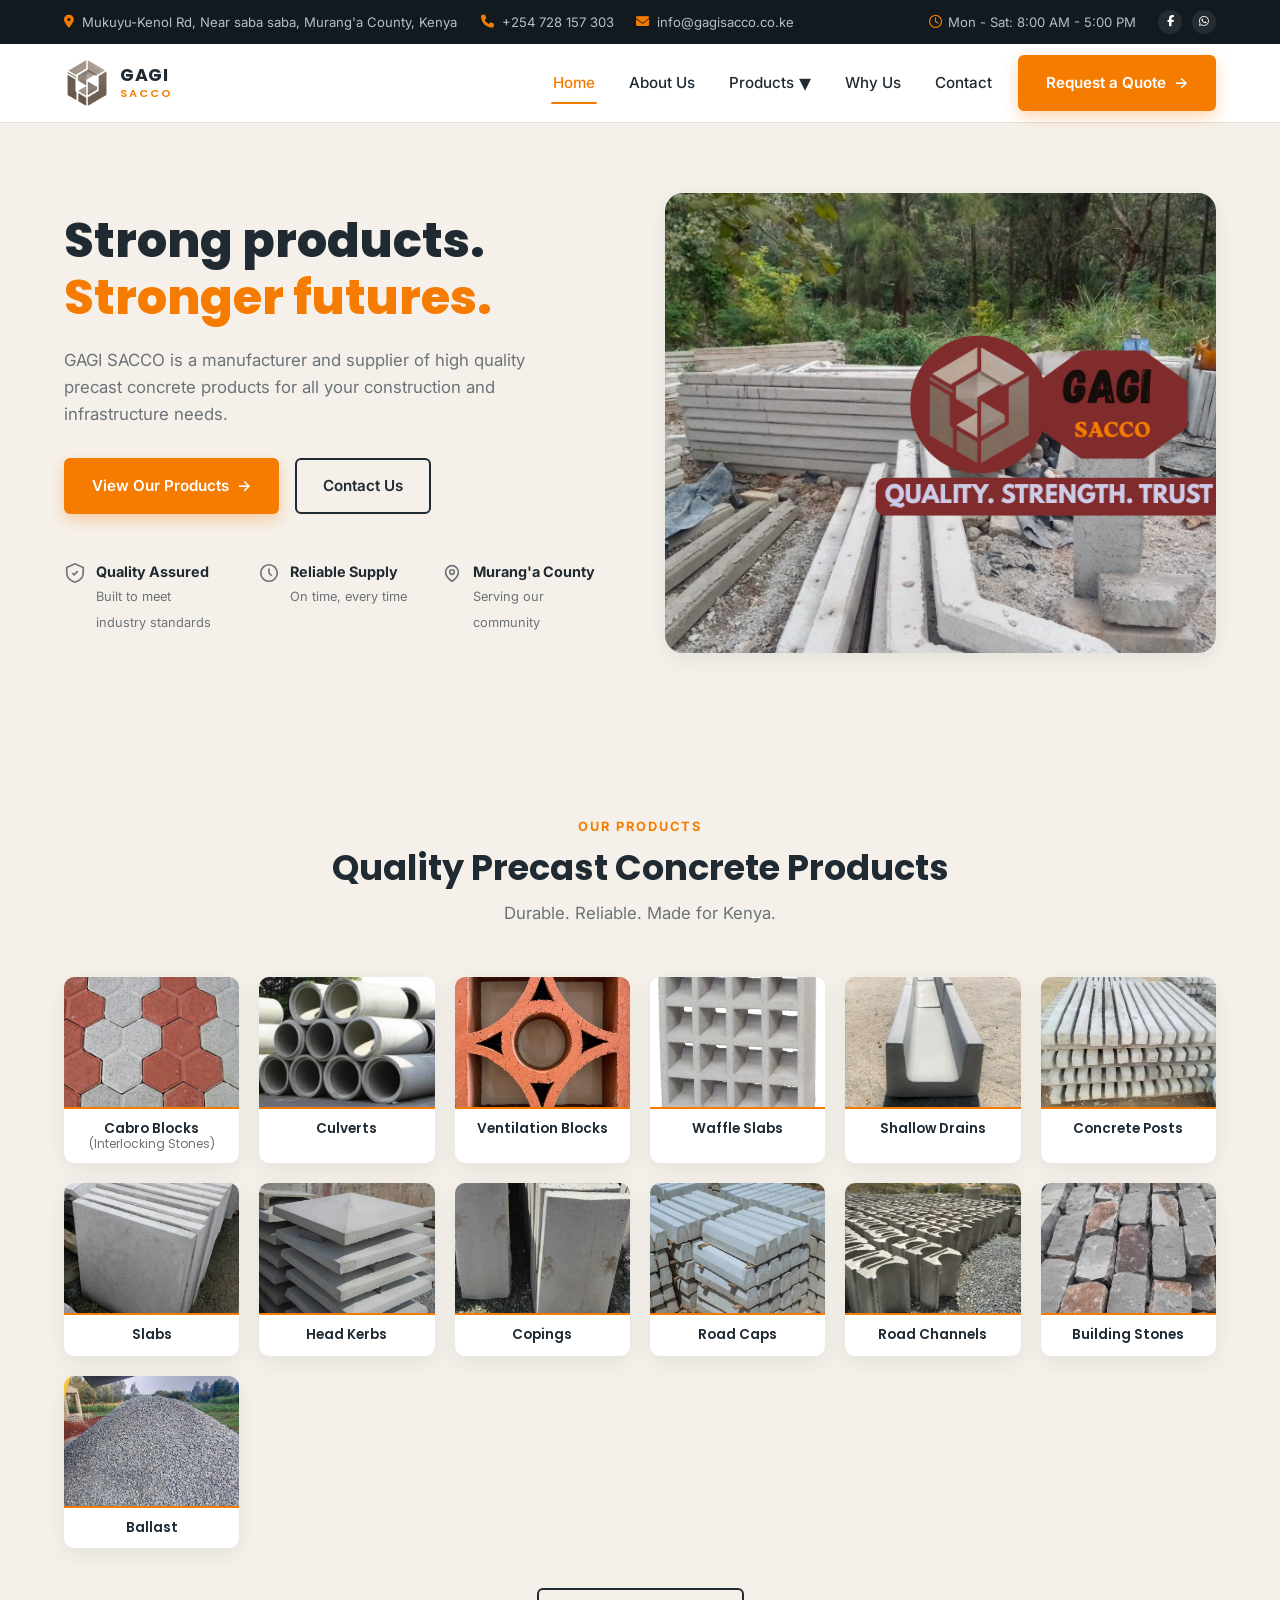
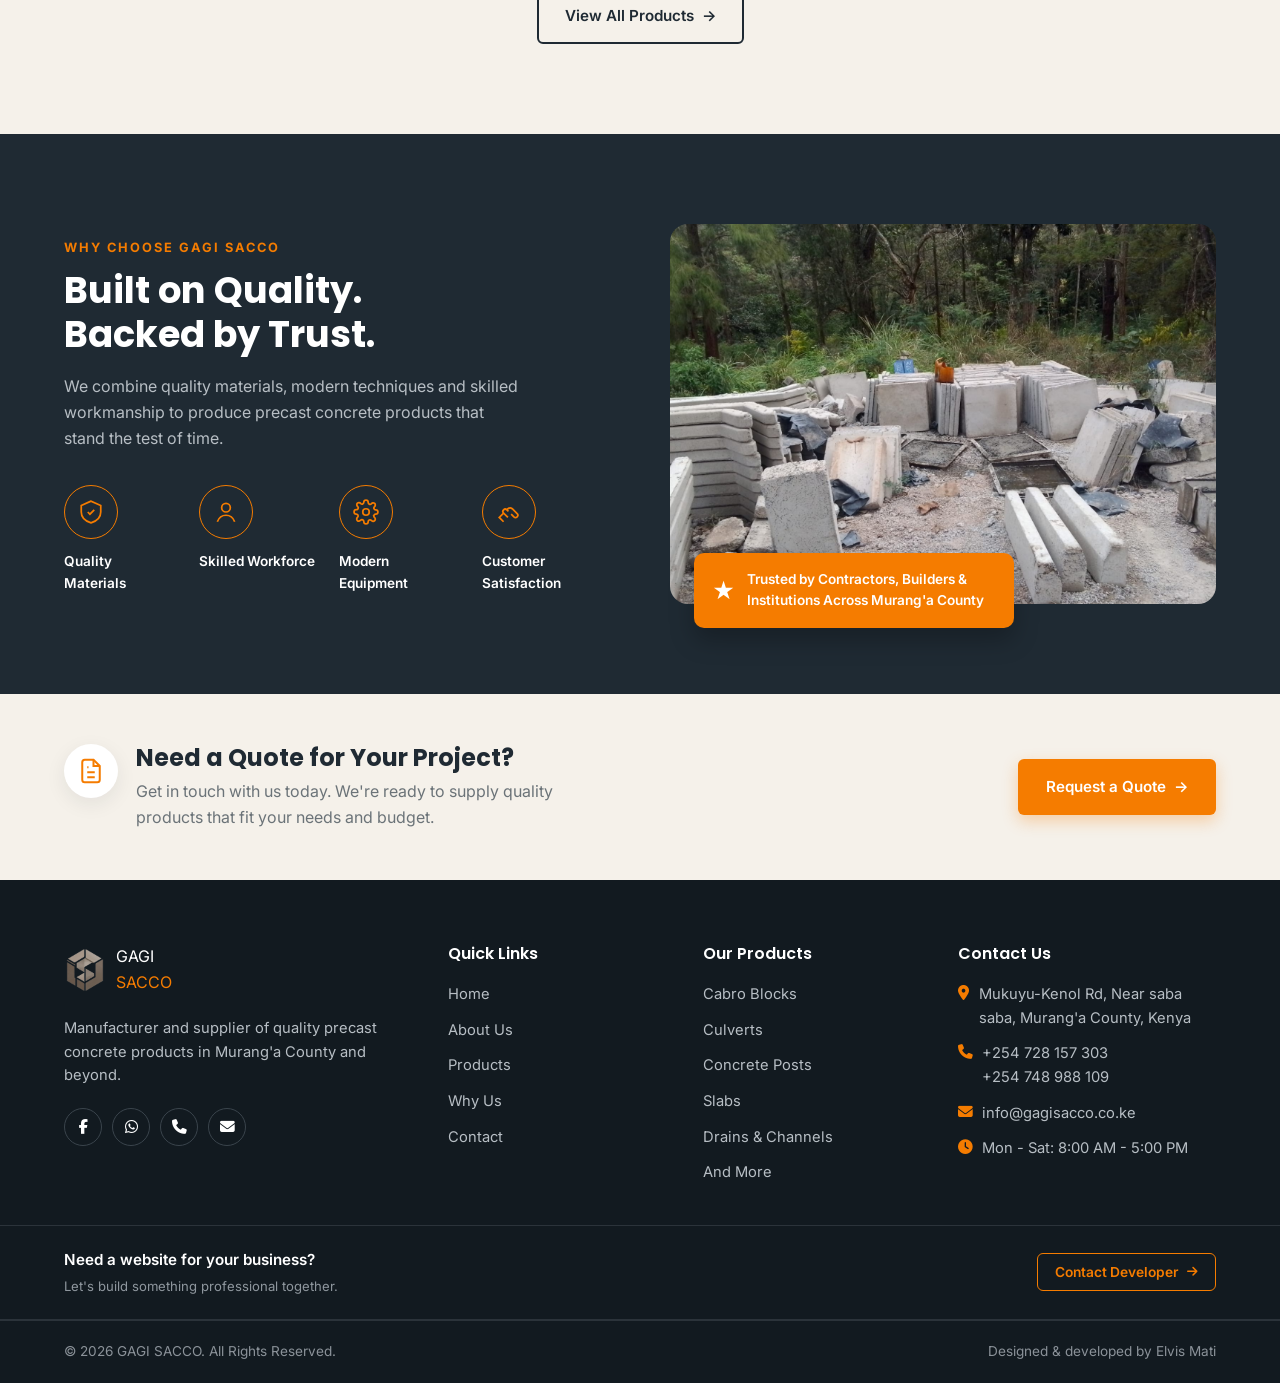
<file: index.html>
<!DOCTYPE html>
<html lang="en">
<head>
  <meta charset="UTF-8">
  <meta name="viewport" content="width=device-width, initial-scale=1.0">
  <title>GAGI SACCO | Quality Precast Concrete Products in Murang'a County</title>
  <meta name="description" content="GAGI SACCO is a manufacturer and supplier of high quality precast concrete products for all your construction and infrastructure needs.">

  <!-- Google Fonts: Poppins for headings, Inter for body text -->
  <link rel="preconnect" href="https://fonts.googleapis.com">
  <link href="https://fonts.googleapis.com/css2?family=Poppins:wght@500;600;700;800&family=Inter:wght@400;500;600;700&display=swap" rel="stylesheet">

  <!-- Font Awesome for social/contact icons -->
  <link rel="stylesheet" href="https://cdnjs.cloudflare.com/ajax/libs/font-awesome/6.5.1/css/all.min.css">

  <!-- Stylesheets: shared/global first, then page-specific, then responsive overrides last -->
  <link rel="stylesheet" href="css/style.css">
  <link rel="stylesheet" href="css/top-utility-bar.css">
  <link rel="stylesheet" href="css/home.css">
  <link rel="stylesheet" href="css/footer.css">
  <link rel="stylesheet" href="css/responsive.css">
</head>
<body>

  <!-- ============ TOP UTILITY BAR ============ -->
  <div class="top-bar">
    <div class="container top-bar-inner">

      <!-- FIXED LOCATION -->
      <div class="top-bar-location">
        <i class="fa-solid fa-location-dot" aria-hidden="true"></i>
        <span>Mukuyu-Kenol Rd, Near saba saba, Murang'a County, Kenya</span>
      </div>

      <!-- MOVING CONTENT -->
      <div class="top-bar-marquee">

        <div class="top-bar-marquee-content">

          <!-- Phone -->
          <div class="top-bar-phone">
            <i class="fa-solid fa-phone" aria-hidden="true"></i>
            <span>+254 728 157 303</span>
          </div>

          <!-- Email -->
          <div class="top-bar-email">
            <i class="fa-solid fa-envelope" aria-hidden="true"></i>
            <span>info@gagisacco.co.ke</span>
          </div>

          <!-- Business Hours -->
          <div class="top-bar-hours">
            <i class="fa-regular fa-clock" aria-hidden="true"></i>
            <span>Mon - Sat: 8:00 AM - 5:00 PM</span>
          </div>

          <!-- Social Icons -->
          <ul class="top-bar-social">

            <!-- Facebook -->
            <li>
              <a
                href="#"
                aria-label="Facebook"
              >
                <i class="fa-brands fa-facebook-f"></i>
              </a>
            </li>

            <!-- WhatsApp -->
            <li>
              <a
                href="https://wa.me/254728157303?text=Hello%20GAGI%20SACCO%2C%20I%20would%20like%20to%20make%20an%20inquiry%20about%20your%20precast%20concrete%20products."
                target="_blank"
                rel="noopener noreferrer"
                aria-label="WhatsApp"
              >
                <i class="fa-brands fa-whatsapp"></i>
              </a>
            </li>

          </ul>

        </div>

      </div>

    </div>
  </div>
  <!-- ============ HEADER / NAVIGATION ============ -->
  <header class="site-header">
    <div class="container header-inner">

      <!-- Logo -->
      <a href="index.html" class="logo">
        <img src="assets/logos/logonobg.png" alt="GAGI SACCO">
        <span class="logo-text">GAGI<br><span>SACCO</span></span>
      </a>

      <!-- Main nav -->
      <nav class="main-nav" id="main-nav">
        <ul>
          <li>
            <a href="index.html" class="active">Home</a>
          </li>

          <li>
            <a href="about.html">About Us</a>
          </li>

          <li class="has-dropdown">
            <a href="products.html">
              Products
              <span class="caret" aria-hidden="true">&#9662;</span>
            </a>

            <ul class="dropdown">
              <li>
                <a href="products.html#cabro">Cabro Blocks</a>
              </li>

              <li>
                <a href="products.html#culverts">Culverts</a>
              </li>

              <li>
                <a href="products.html#waffle-slabs">Waffle Slabs</a>
              </li>

              <li>
                <a href="products.html#slabs">Slabs</a>
              </li>

              <li class="dropdown-all">
                <a href="products.html">View All Products <span>→</span></a>
              </li>
            </ul>

          </li>

          <li>
            <a href="why-us.html">Why Us</a>
          </li>

          <li>
            <a href="contact.html">Contact</a>
          </li>
        </ul>
      </nav>

      <!-- Header CTA -->
      <a href="quote.html" class="btn btn-primary header-cta">
        Request a Quote
        <span aria-hidden="true">&rarr;</span>
      </a>

      <!-- Mobile hamburger toggle -->
      <button
        class="nav-toggle"
        id="nav-toggle"
        aria-label="Toggle navigation menu"
        aria-expanded="false"
        aria-controls="main-nav"
      >
        <span></span>
        <span></span>
        <span></span>
      </button>

    </div>
  </header>

  <main>

    <!-- ============ HERO SECTION ============ -->
    <section class="hero">
      <div class="container hero-inner">
        <div class="hero-content">
          <h1>Strong products.<br><span class="text-accent">Stronger futures.</span></h1>
          <p class="hero-text">GAGI SACCO is a manufacturer and supplier of high quality precast concrete products for all your construction and infrastructure needs.</p>

          <div class="hero-buttons">
            <a href="products.html" class="btn btn-primary">View Our Products <span aria-hidden="true">&rarr;</span></a>
            <a href="contact.html" class="btn btn-outline">Contact Us</a>
          </div>

          <ul class="hero-features">
            <li>
              <span class="hero-feature-icon" aria-hidden="true">
                <svg width="22" height="22" viewBox="0 0 24 24" fill="none" stroke="currentColor" stroke-width="1.8"><path d="M12 2 3 6v6c0 5 4 8.5 9 10 5-1.5 9-5 9-10V6l-9-4Z"/><path d="m9 12 2 2 4-4"/></svg>
              </span>
              <div>
                <strong>Quality Assured</strong>
                <span>Built to meet industry standards</span>
              </div>
            </li>
            <li>
              <span class="hero-feature-icon" aria-hidden="true">
                <svg width="22" height="22" viewBox="0 0 24 24" fill="none" stroke="currentColor" stroke-width="1.8"><circle cx="12" cy="12" r="9"/><path d="M12 7v5l3 3"/></svg>
              </span>
              <div>
                <strong>Reliable Supply</strong>
                <span>On time, every time</span>
              </div>
            </li>
            <li>
              <span class="hero-feature-icon" aria-hidden="true">
                <svg width="22" height="22" viewBox="0 0 24 24" fill="none" stroke="currentColor" stroke-width="1.8"><path d="M12 21s-7-4.35-7-10a7 7 0 0 1 14 0c0 5.65-7 10-7 10Z"/><circle cx="12" cy="11" r="2.5"/></svg>
              </span>
              <div>
                <strong>Murang'a County</strong>
                <span>Serving our community</span>
              </div>
            </li>
          </ul>
        </div>

        <div class="hero-media">
          <img src="assets/images/gagi-banner.png" alt="Stacked precast concrete blocks at GAGI SACCO yard" loading="eager">
        </div>
      </div>
    </section>

    <!-- ============ PRODUCTS SECTION ============ -->
    <section class="products-section">
      <div class="container">
        <div class="section-heading">
          <span class="eyebrow">Our Products</span>
          <h2>Quality Precast Concrete Products</h2>
          <p>Durable. Reliable. Made for Kenya.</p>
        </div>

        <div class="products-grid">
          <!-- Each product card: image + name. Repeated markup pattern for easy reuse/editing. -->
          <article class="product-card" id="cabro">
            <img src="assets/images/products/cabro blocks.jpg" alt="Cabro blocks / interlocking paving stones">
            <h3>Cabro Blocks <span>(Interlocking Stones)</span></h3>
          </article>
          <article class="product-card" id="culverts">
            <img src="assets/images/products/culvert.jpg" alt="Concrete culvert pipes">
            <h3>Culverts</h3>
          </article>
          <article class="product-card">
            <img src="assets/images/products/ventilation blocks.jpg" alt="Concrete ventilation blocks">
            <h3>Ventilation Blocks</h3>
          </article>
          <article class="product-card">
            <img src="assets/images/products/waffle slabs.jpg" alt="Precast concrete waffle slabs">
            <h3>Waffle Slabs</h3>
          </article>
          <article class="product-card">
            <img src="assets/images/products/shallow drains.jpg" alt="Precast concrete shallow drains">
            <h3>Shallow Drains</h3>
          </article>
          <article class="product-card">
            <img src="assets/images/products/concrete posts.jpg" alt="Precast concrete fence posts">
            <h3>Concrete Posts</h3>
          </article>
          <article class="product-card" id="slabs">
            <img src="assets/images/products/slabs.png" alt="Precast concrete slabs">
            <h3>Slabs</h3>
          </article>
          <article class="product-card">
            <img src="assets/images/products/head caps.png" alt="Concrete culvert head caps">
            <h3>Head Kerbs</h3>
          </article>
          <article class="product-card">
            <img src="assets/images/products/copings.png" alt="Precast concrete copings">
            <h3>Copings</h3>
          </article>
          <article class="product-card">
            <img src="assets/images/products/road kerbs.png" alt="Precast concrete road caps">
            <h3>Road Caps</h3>
          </article>
          <article class="product-card">
            <img src="assets/images/products/road channels.png" alt="Precast concrete road channels">
            <h3>Road Channels</h3>
          </article>
          <article class="product-card">
            <img src="assets/images/products/building stones.png" alt="Stacked building stones">
            <h3>Building Stones</h3>
          </article>
          <article class="product-card">
            <img src="assets/images/products/ballast.png" alt="Pile of crushed stone ballast">
            <h3>Ballast</h3>
          </article>
        </div>

        <div class="section-cta">
          <a href="products.html" class="btn btn-outline">View All Products <span aria-hidden="true">&rarr;</span></a>
        </div>
      </div>
    </section>

    <!-- ============ WHY CHOOSE US SECTION (dark) ============ -->
    <section class="why-section">
      <div class="container why-inner">
        <div class="why-content">
          <span class="eyebrow eyebrow-light">Why Choose GAGI SACCO</span>
          <h2>Built on Quality.<br>Backed by Trust.</h2>
          <p>We combine quality materials, modern techniques and skilled workmanship to produce precast concrete products that stand the test of time.</p>

          <ul class="why-features">
            <li>
              <span class="why-icon" aria-hidden="true">
                <svg width="26" height="26" viewBox="0 0 24 24" fill="none" stroke="currentColor" stroke-width="1.6"><path d="M12 2 3 6v6c0 5 4 8.5 9 10 5-1.5 9-5 9-10V6l-9-4Z"/><path d="m9 12 2 2 4-4"/></svg>
              </span>
              <span>Quality Materials</span>
            </li>
            <li>
              <span class="why-icon" aria-hidden="true">
                <svg width="26" height="26" viewBox="0 0 24 24" fill="none" stroke="currentColor" stroke-width="1.6"><circle cx="12" cy="8" r="4"/><path d="M4 21c1.5-4 5-6 8-6s6.5 2 8 6"/></svg>
              </span>
              <span>Skilled Workforce</span>
            </li>
            <li>
              <span class="why-icon" aria-hidden="true">
                <svg width="26" height="26" viewBox="0 0 24 24" fill="none" stroke="currentColor" stroke-width="1.6"><circle cx="12" cy="12" r="3"/><path d="M19.4 15a1.7 1.7 0 0 0 .3 1.9l.1.1a2 2 0 1 1-2.8 2.8l-.1-.1a1.7 1.7 0 0 0-1.9-.3 1.7 1.7 0 0 0-1 1.6V21a2 2 0 1 1-4 0v-.2a1.7 1.7 0 0 0-1-1.5 1.7 1.7 0 0 0-1.9.3l-.1.1a2 2 0 1 1-2.8-2.8l.1-.1a1.7 1.7 0 0 0 .3-1.9 1.7 1.7 0 0 0-1.6-1H3a2 2 0 1 1 0-4h.2a1.7 1.7 0 0 0 1.5-1 1.7 1.7 0 0 0-.3-1.9l-.1-.1a2 2 0 1 1 2.8-2.8l.1.1a1.7 1.7 0 0 0 1.9.3H9a1.7 1.7 0 0 0 1-1.6V3a2 2 0 1 1 4 0v.2a1.7 1.7 0 0 0 1 1.5 1.7 1.7 0 0 0 1.9-.3l.1-.1a2 2 0 1 1 2.8 2.8l-.1.1a1.7 1.7 0 0 0-.3 1.9V9a1.7 1.7 0 0 0 1.6 1H21a2 2 0 1 1 0 4h-.2a1.7 1.7 0 0 0-1.5 1Z"/></svg>
              </span>
              <span>Modern Equipment</span>
            </li>
            <li>
              <span class="why-icon" aria-hidden="true">
                <svg width="26" height="26" viewBox="0 0 24 24" fill="none" stroke="currentColor" stroke-width="1.6"><path d="m11 17-4-4a2 2 0 0 1 3-3l1.5 1.5"/><path d="m14 14 2.5 2.5a2 2 0 1 0 3-3L15 9a3 3 0 0 0-4 0l-1 1"/><path d="M7 21 3 17l4-4"/></svg>
              </span>
              <span>Customer Satisfaction</span>
            </li>
          </ul>
        </div>

        <div class="why-media">
          <img src="assets/images/quality-products.png" alt="GAGI SACCO precast concrete products">
          <div class="why-badge">
            <span class="why-badge-star" aria-hidden="true">&#9733;</span>
            <span>Trusted by Contractors, Builders &amp; Institutions Across Murang'a County</span>
          </div>
        </div>
      </div>
    </section>

    <!-- ============ QUOTE CTA BANNER ============ -->
    <section class="cta-banner">
      <div class="container cta-inner">
        <div class="cta-text">
          <span class="cta-icon" aria-hidden="true">
            <svg width="30" height="30" viewBox="0 0 24 24" fill="none" stroke="currentColor" stroke-width="1.6"><path d="M14 3H7a2 2 0 0 0-2 2v14a2 2 0 0 0 2 2h10a2 2 0 0 0 2-2V8Z"/><path d="M14 3v5h5"/><path d="M9 13h6M9 17h6M9 9h1"/></svg>
          </span>
          <div>
            <h2>Need a Quote for Your Project?</h2>
            <p>Get in touch with us today. We're ready to supply quality products that fit your needs and budget.</p>
          </div>
        </div>
        <a href="quote.html" class="btn btn-primary">Request a Quote <span aria-hidden="true">&rarr;</span></a>
      </div>
    </section>

  </main>

  <!-- ============ FOOTER ============ -->
  <footer class="site-footer">
    <div class="container footer-grid">

      <!-- Footer About -->
      <div class="footer-col footer-about">

        <a href="index.html" class="logo logo-footer">
          <img
            src="assets/logos/logonobg.png"
            alt="GAGI SACCO Logo"
            class="footer-logo-icon"
          >

          <span class="logo-text logo-text-light">
            GAGI<br>
            <span>SACCO</span>
          </span>
        </a>

        <p>
          Manufacturer and supplier of quality precast concrete products
          in Murang'a County and beyond.
        </p>

        <ul class="social-links">
          <li>
            <a
              href="#"
              aria-label="Facebook"
            >
              <i class="fa-brands fa-facebook-f"></i>
            </a>
          </li>

          <li>
            <a
              href="https://wa.me/254728157303?text=Hello%20GAGI%20SACCO%2C%20I%20would%20like%20to%20make%20an%20inquiry%20about%20your%20precast%20concrete%20products."
              target="_blank"
              rel="noopener noreferrer"
              aria-label="WhatsApp"
            >
              <i class="fa-brands fa-whatsapp"></i>
            </a>
          </li>

          <li>
            <a
              href="tel:+254728157303"
              aria-label="Phone"
            >
              <i class="fa-solid fa-phone"></i>
            </a>
          </li>

          <li>
            <a
              href="mailto:info@gagisacco.co.ke"
              aria-label="Email"
            >
              <i class="fa-solid fa-envelope"></i>
            </a>
          </li>
        </ul>
      </div>


      <!-- Quick Links -->
      <nav class="footer-col">
        <h4>Quick Links</h4>

        <ul>
          <li><a href="index.html">Home</a></li>
          <li><a href="about.html">About Us</a></li>
          <li><a href="products.html">Products</a></li>
          <li><a href="why-us.html">Why Us</a></li>
          <li><a href="contact.html">Contact</a></li>
        </ul>
      </nav>


      <!-- Products -->
      <nav class="footer-col">
        <h4>Our Products</h4>

        <ul>
          <li><a href="products.html#cabro">Cabro Blocks</a></li>
          <li><a href="products.html#culverts">Culverts</a></li>
          <li><a href="products.html">Concrete Posts</a></li>
          <li><a href="products.html#slabs">Slabs</a></li>
          <li><a href="products.html">Drains &amp; Channels</a></li>
          <li><a href="products.html">And More</a></li>
        </ul>
      </nav>


      <!-- Contact -->
      <div class="footer-col footer-contact">
        <h4>Contact Us</h4>

        <ul>
          <li>
            <i class="fa-solid fa-location-dot"></i>
            Mukuyu-Kenol Rd, Near saba saba, Murang'a County, Kenya
          </li>

          <li>
            <i class="fa-solid fa-phone"></i>
            <span>
              +254 728 157 303<br>
              +254 748 988 109
            </span>
          </li>

          <li>
            <i class="fa-solid fa-envelope"></i>
            info@gagisacco.co.ke
          </li>

          <li>
            <i class="fa-solid fa-clock"></i>
            Mon - Sat: 8:00 AM - 5:00 PM
          </li>
        </ul>
      </div>

    </div>


    <!-- Developer CTA -->
    <div class="developer-cta">
      <div class="container developer-cta-inner">

        <div class="developer-cta-text">
          <span class="developer-cta-label">
            Need a website for your business?
          </span>

          <span class="developer-cta-subtext">
            Let's build something professional together.
          </span>
        </div>

        <button
          type="button"
          class="developer-cta-button"
          id="developer-cta-button"
          aria-haspopup="dialog"
          aria-controls="developer-modal"
        >
          Contact Developer
          <i class="fa-solid fa-arrow-right" aria-hidden="true"></i>
        </button>

      </div>
    </div>


    <!-- Footer Bottom -->
    <div class="footer-bottom">
      <div class="container footer-bottom-inner">
        <p>
          &copy; 2026 GAGI SACCO. All Rights Reserved.
        </p>

        <p>
          Designed &amp; developed by Elvis Mati
        </p>
      </div>
    </div>

  </footer>


  <!-- ============ DEVELOPER CONTACT MODAL ============ -->
  <div
    class="developer-modal"
    id="developer-modal"
    role="dialog"
    aria-modal="true"
    aria-labelledby="developer-modal-title"
    hidden
  >
    <div class="developer-modal-overlay" data-modal-close></div>

    <div class="developer-modal-card">

      <button
        type="button"
        class="developer-modal-close"
        id="developer-modal-close"
        aria-label="Close developer contact options"
      >
        <i class="fa-solid fa-xmark"></i>
      </button>

      <div class="developer-modal-icon">
        <i class="fa-solid fa-code"></i>
      </div>

      <span class="eyebrow">Let's Work Together</span>

      <h2 id="developer-modal-title">
        Need a Website?
      </h2>

      <p>
        Get in touch with Elvis Mati to discuss your website,
        web development or digital project.
      </p>


      <div class="developer-contact-options">

        <!-- Call -->
        <a
          href="tel:+254700531854"
          class="developer-contact-option"
        >
          <span class="developer-option-icon">
            <i class="fa-solid fa-phone"></i>
          </span>

          <span class="developer-option-content">
            <strong>Call: +254 700 531 854</strong>
            <small>Speak directly with the developer</small>
          </span>

          <i class="fa-solid fa-chevron-right developer-option-arrow"></i>
        </a>


        <!-- WhatsApp -->
        <a
          href="https://wa.me/254700531854?text=Hello%20Elvis%2C%20I%20found%20your%20work%20through%20the%20GAGI%20SACCO%20website%20and%20I%20would%20like%20to%20discuss%20a%20website%20project."
          class="developer-contact-option"
          target="_blank"
          rel="noopener noreferrer"
        >
          <span class="developer-option-icon">
            <i class="fa-brands fa-whatsapp"></i>
          </span>

          <span class="developer-option-content">
            <strong>WhatsApp</strong>
            <small>Send a message on WhatsApp</small>
          </span>

          <i class="fa-solid fa-chevron-right developer-option-arrow"></i>
        </a>


        <!-- Pricing -->
        <a
          href="pricing.html"
          class="developer-contact-option"
        >
          <span class="developer-option-icon">
            <i class="fa-solid fa-tags"></i>
          </span>

          <span class="developer-option-content">
            <strong>View Website Pricing</strong>
            <small>Explore website packages and pricing</small>
          </span>

          <i class="fa-solid fa-chevron-right developer-option-arrow"></i>
        </a>

      </div>

    </div>
  </div>
  
  <!--shared js-->
  <script src="js/main.js"></script>
</body>
</html>
</file>
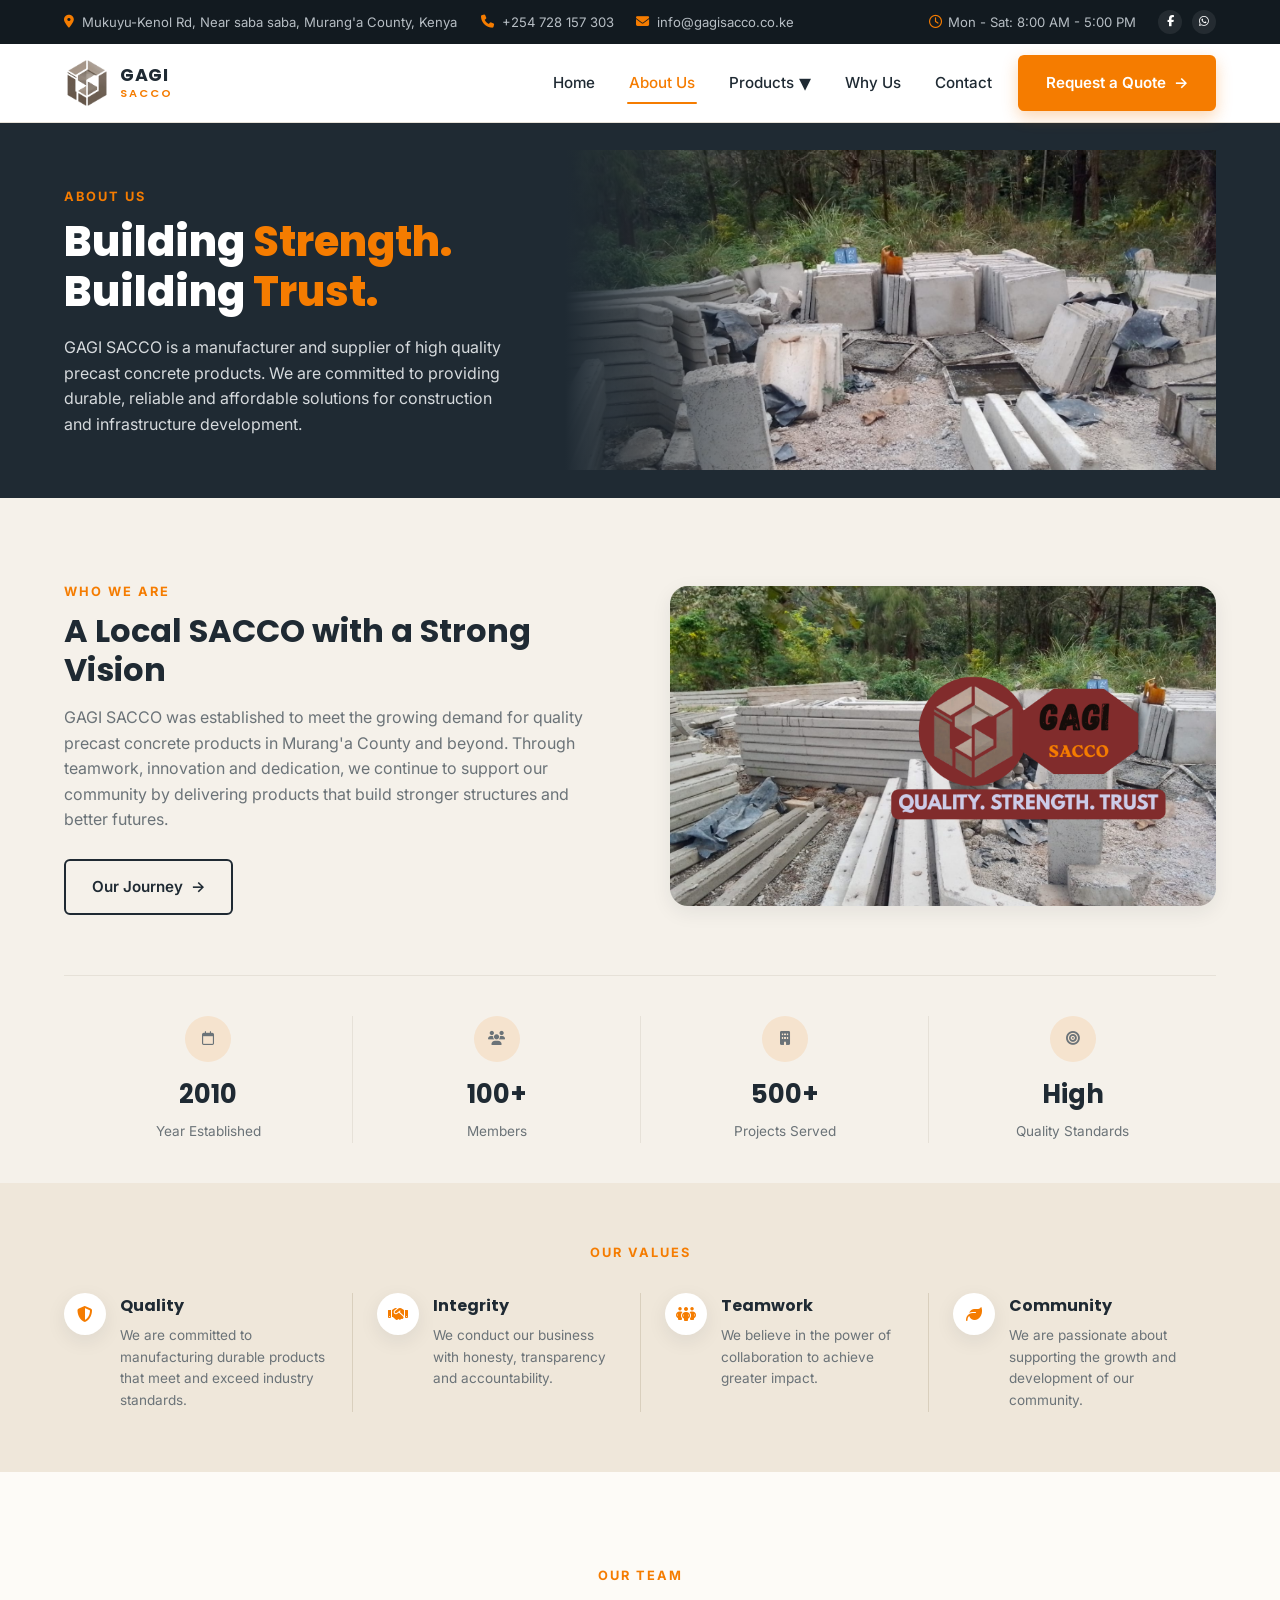
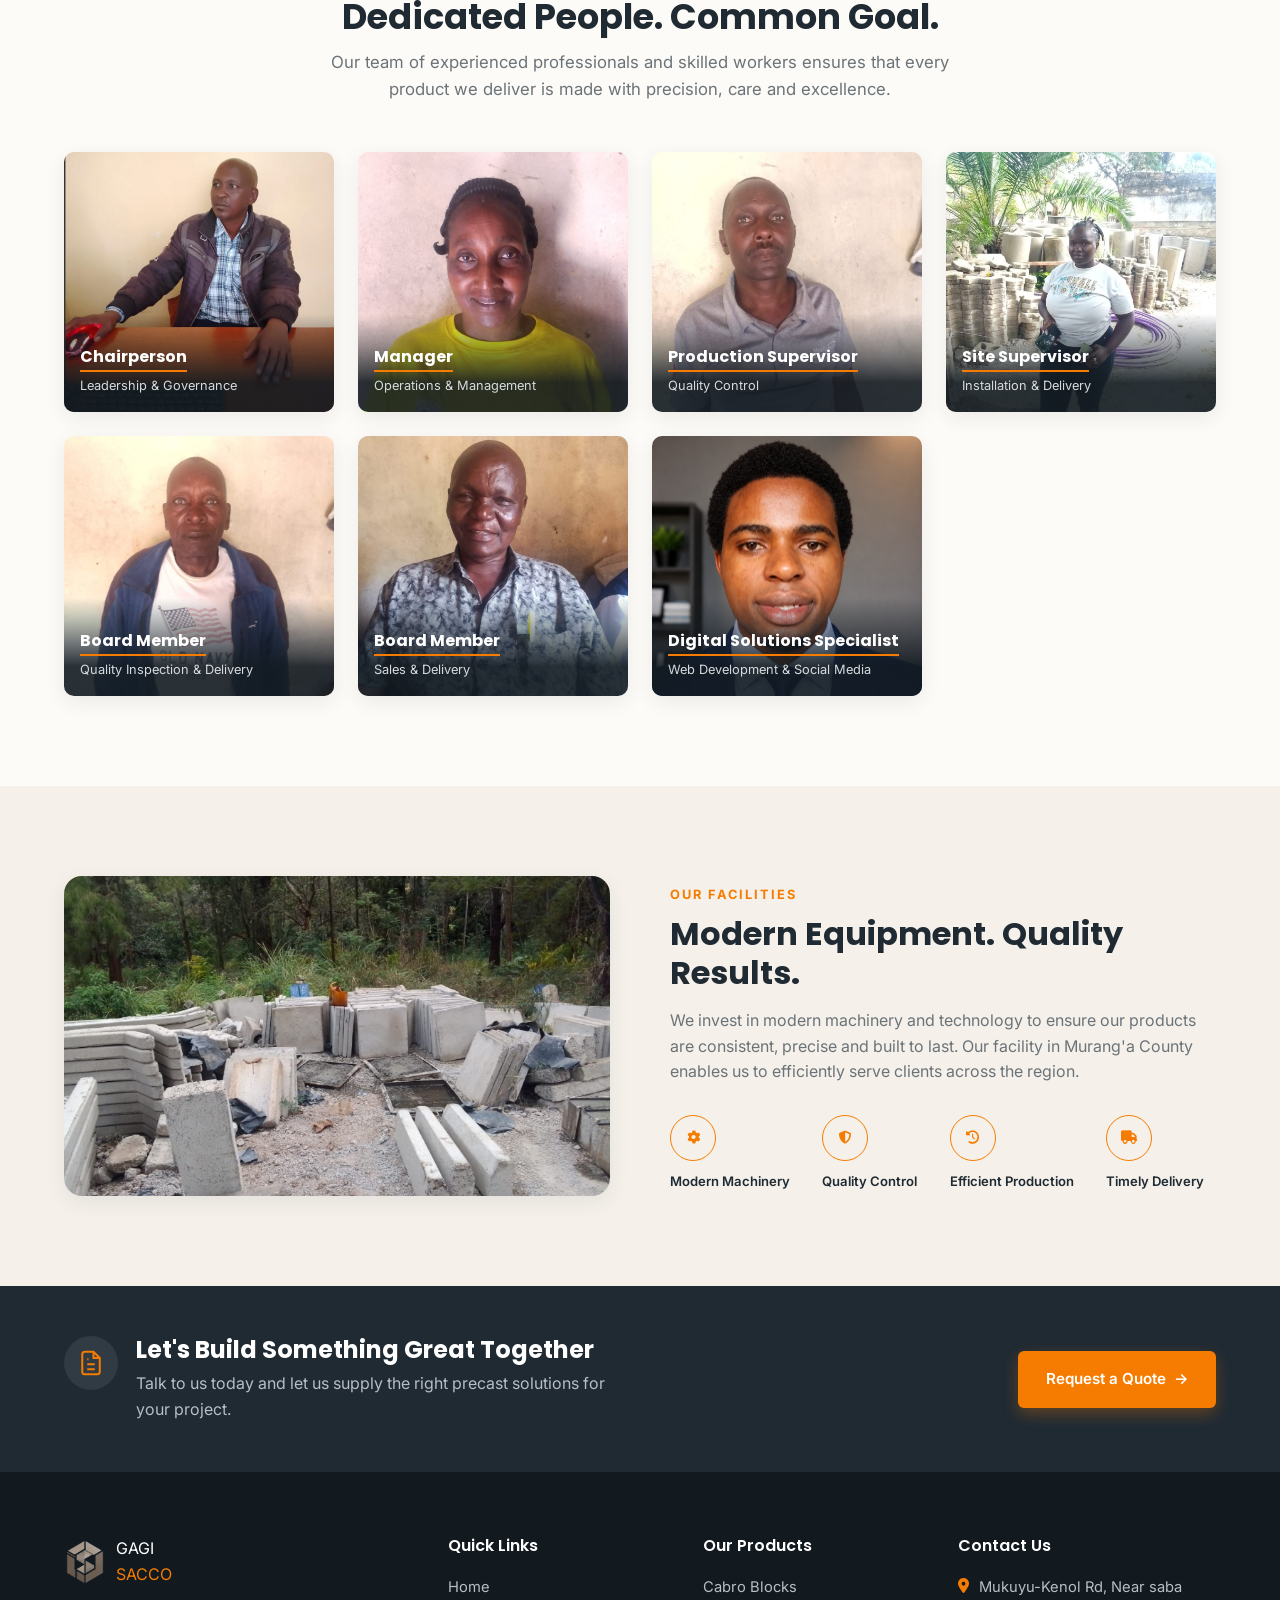
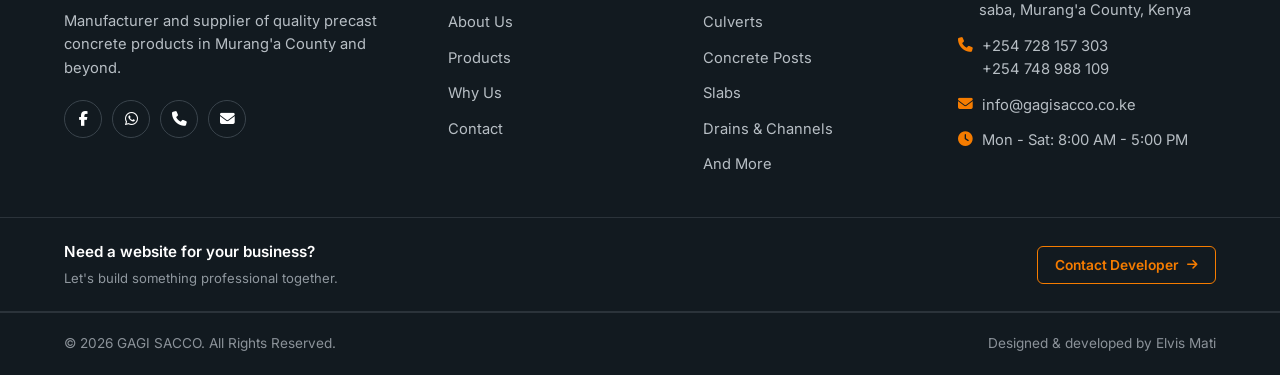
<file: about.html>
<!DOCTYPE html>
<html lang="en">
<head>
  <meta charset="UTF-8">
  <meta name="viewport" content="width=device-width, initial-scale=1.0">
  <title>About Us | GAGI SACCO</title>
  <meta name="description" content="GAGI SACCO is a manufacturer and supplier of high quality precast concrete products, proudly serving Murang'a County since 2018.">

  <!-- Google Fonts: Poppins for headings, Inter for body text -->
  <link rel="preconnect" href="https://fonts.googleapis.com">
  <link href="https://fonts.googleapis.com/css2?family=Poppins:wght@500;600;700;800&family=Inter:wght@400;500;600;700&display=swap" rel="stylesheet">

  <!-- Font Awesome for icons -->
  <link rel="stylesheet" href="https://cdnjs.cloudflare.com/ajax/libs/font-awesome/6.5.1/css/all.min.css">

  <!-- Stylesheets: shared/global first, then page-specific, then responsive overrides last -->
  <link rel="stylesheet" href="css/style.css">
  <link rel="stylesheet" href="css/top-utility-bar.css">
  <link rel="stylesheet" href="css/about.css">
  <link rel="stylesheet" href="css/footer.css">
  <link rel="stylesheet" href="css/responsive.css">
</head>
<body>

  <!-- ============ TOP UTILITY BAR ============ -->
  <div class="top-bar">
    <div class="container top-bar-inner">

      <!-- FIXED LOCATION -->
      <div class="top-bar-location">
        <i class="fa-solid fa-location-dot" aria-hidden="true"></i>
        <span>Mukuyu-Kenol Rd, Near saba saba, Murang'a County, Kenya</span>
      </div>

      <!-- MOVING CONTENT -->
      <div class="top-bar-marquee">

        <div class="top-bar-marquee-content">

          <!-- Phone -->
          <div class="top-bar-phone">
            <i class="fa-solid fa-phone" aria-hidden="true"></i>
            <span>+254 728 157 303</span>
          </div>

          <!-- Email -->
          <div class="top-bar-email">
            <i class="fa-solid fa-envelope" aria-hidden="true"></i>
            <span>info@gagisacco.co.ke</span>
          </div>

          <!-- Business Hours -->
          <div class="top-bar-hours">
            <i class="fa-regular fa-clock" aria-hidden="true"></i>
            <span>Mon - Sat: 8:00 AM - 5:00 PM</span>
          </div>

          <!-- Social Icons -->
          <ul class="top-bar-social">

            <!-- Facebook -->
            <li>
              <a
                href="#"
                aria-label="Facebook"
              >
                <i class="fa-brands fa-facebook-f"></i>
              </a>
            </li>

            <!-- WhatsApp -->
            <li>
              <a
                href="https://wa.me/254728157303?text=Hello%20GAGI%20SACCO%2C%20I%20would%20like%20to%20make%20an%20inquiry%20about%20your%20precast%20concrete%20products."
                target="_blank"
                rel="noopener noreferrer"
                aria-label="WhatsApp"
              >
                <i class="fa-brands fa-whatsapp"></i>
              </a>
            </li>

          </ul>

        </div>

      </div>

    </div>
  </div>

  <!-- ============ HEADER / NAVIGATION ============ -->
  <header class="site-header">
    <div class="container header-inner">

      <!-- Logo -->
      <a href="index.html" class="logo">
        <img src="assets/logos/logonobg.png" alt="GAGI SACCO">
        <span class="logo-text">GAGI<br><span>SACCO</span></span>
      </a>

      <!-- Main nav -->
      <nav class="main-nav" id="main-nav">
        <ul>
          <li>
            <a href="index.html">Home</a>
          </li>

          <li>
            <a href="about.html" class="active">About Us</a>
          </li>

          <li class="has-dropdown">
            <a href="products.html">
              Products
              <span class="caret" aria-hidden="true">&#9662;</span>
            </a>

            <ul class="dropdown">
              <li>
                <a href="products.html#cabro">Cabro Blocks</a>
              </li>

              <li>
                <a href="products.html#culverts">Culverts</a>
              </li>

              <li>
                <a href="products.html#waffle-slabs">Waffle Slabs</a>
              </li>

              <li>
                <a href="products.html#slabs">Slabs</a>
              </li>

              <li class="dropdown-all">
                <a href="products.html">View All Products <span>→</span></a>
              </li>
            </ul>

          </li>

          <li>
            <a href="why-us.html">Why Us</a>
          </li>

          <li>
            <a href="contact.html">Contact</a>
          </li>
        </ul>
      </nav>

      <!-- Header CTA -->
      <a href="quote.html" class="btn btn-primary header-cta">
        Request a Quote
        <span aria-hidden="true">&rarr;</span>
      </a>

      <!-- Mobile hamburger toggle -->
      <button
        class="nav-toggle"
        id="nav-toggle"
        aria-label="Toggle navigation menu"
        aria-expanded="false"
        aria-controls="main-nav"
      >
        <span></span>
        <span></span>
        <span></span>
      </button>

    </div>
  </header>

  <main>

    <!-- ============ ABOUT HERO ============ -->
    <section class="about-hero">
      <div class="container about-hero-inner">
        <div class="about-hero-content">
          <span class="eyebrow eyebrow-light">About Us</span>
          <h1>Building <span class="text-accent">Strength.</span><br>Building <span class="text-accent">Trust.</span></h1>
          <p>GAGI SACCO is a manufacturer and supplier of high quality precast concrete products. We are committed to providing durable, reliable and affordable solutions for construction and infrastructure development.</p>
        </div>
        <div class="about-hero-media">
          <img src="assets/images/quality-products.png"GAGI SACCO precast concrete manufacturing yard at dusk">
        </div>
      </div>
    </section>

    <!-- ============ WHO WE ARE ============ -->
    <section class="who-section">
      <div class="container who-inner">
        <div class="who-content">
          <span class="eyebrow">Who We Are</span>
          <h2>A Local SACCO with a Strong Vision</h2>
          <p>GAGI SACCO was established to meet the growing demand for quality precast concrete products in Murang'a County and beyond. Through teamwork, innovation and dedication, we continue to support our community by delivering products that build stronger structures and better futures.</p>
          <a href="about.html#journey" class="btn btn-outline">Our Journey <span aria-hidden="true">&rarr;</span></a>
        </div>
        <div class="who-media">
          <img src="assets/images/gagi-banner.png" alt="Precast concrete culverts, blocks and ballast in the yard">
        </div>
      </div>

      <!-- Stats row -->
      <div class="container">
        <ul class="stats-row">
          <li>
            <span class="stat-icon" aria-hidden="true"><i class="fa-regular fa-calendar"></i></span>
            <strong>2010</strong>
            <span>Year Established</span>
          </li>
          <li>
            <span class="stat-icon" aria-hidden="true"><i class="fa-solid fa-users"></i></span>
            <strong>100+</strong>
            <span>Members</span>
          </li>
          <li>
            <span class="stat-icon" aria-hidden="true"><i class="fa-solid fa-building"></i></span>
            <strong>500+</strong>
            <span>Projects Served</span>
          </li>
          <li>
            <span class="stat-icon" aria-hidden="true"><i class="fa-solid fa-bullseye"></i></span>
            <strong>High</strong>
            <span>Quality Standards</span>
          </li>
        </ul>
      </div>
    </section>

    <!-- ============ OUR VALUES ============ -->
    <section class="values-section">
      <div class="container">
        <span class="eyebrow values-eyebrow">Our Values</span>
        <ul class="values-row">
          <li>
            <span class="value-icon" aria-hidden="true"><i class="fa-solid fa-shield-halved"></i></span>
            <div>
              <strong>Quality</strong>
              <p>We are committed to manufacturing durable products that meet and exceed industry standards.</p>
            </div>
          </li>
          <li>
            <span class="value-icon" aria-hidden="true"><i class="fa-solid fa-handshake"></i></span>
            <div>
              <strong>Integrity</strong>
              <p>We conduct our business with honesty, transparency and accountability.</p>
            </div>
          </li>
          <li>
            <span class="value-icon" aria-hidden="true"><i class="fa-solid fa-people-group"></i></span>
            <div>
              <strong>Teamwork</strong>
              <p>We believe in the power of collaboration to achieve greater impact.</p>
            </div>
          </li>
          <li>
            <span class="value-icon" aria-hidden="true"><i class="fa-solid fa-leaf"></i></span>
            <div>
              <strong>Community</strong>
              <p>We are passionate about supporting the growth and development of our community.</p>
            </div>
          </li>
        </ul>
      </div>
    </section>

    <!-- ============ OUR TEAM ============ -->
    <section class="team-section">
      <div class="container">

        <div class="section-heading">
          <span class="eyebrow">Our Team</span>
          <h2>Dedicated People. Common Goal.</h2>
          <p>
            Our team of experienced professionals and skilled workers ensures
            that every product we deliver is made with precision, care and excellence.
          </p>
        </div>

        <div class="team-grid">

          <article class="team-card">
            <img
              src="assets/gagi members/Peter Kamau(Chairman).png"
              alt="Portrait of the GAGI SACCO chairperson"
            >
            <div class="team-card-caption">
              <h3>Chairperson</h3>
              <span>Leadership &amp; Governance</span>
            </div>
          </article>

          <article class="team-card">
            <img
              src="assets/gagi members/Faith Wanjiru.png"
              alt="Portrait of the GAGI SACCO manager"
            >
            <div class="team-card-caption">
              <h3>Manager</h3>
              <span>Operations &amp; Management</span>
            </div>
          </article>

          <article class="team-card">
            <img
              src="assets/gagi members/Joel Muya.png"
              alt="Portrait of the production supervisor in high-visibility vest"
            >
            <div class="team-card-caption">
              <h3>Production Supervisor</h3>
              <span>Quality Control</span>
            </div>
          </article>

          <article class="team-card">
            <img
              src="assets/gagi members/Leah.png"
              alt="Portrait of the site supervisor wearing a cap"
            >
            <div class="team-card-caption">
              <h3>Site Supervisor</h3>
              <span>Installation &amp; Delivery</span>
            </div>
          </article>

          <article class="team-card">
            <img
              src="assets/gagi members/Augustine Mwangi.png"
              alt="Portrait of the GAGI SACCO board member"
            >
            <div class="team-card-caption">
              <h3>Board Member</h3>
              <span>Quality Inspection &amp; Delivery</span>
            </div>
          </article>

          <article class="team-card">
            <img
              src="assets/gagi members/Stephen Ndung’u.png"
              alt="Portrait of the GAGI SACCO board member"
            >
            <div class="team-card-caption">
              <h3>Board Member</h3>
              <span>Sales &amp; Delivery</span>
            </div>
          </article>

          <article class="team-card">
            <img
              src="assets/gagi members/Elvis Mati.png"
              alt="Portrait of the digital solutions specialist"
            >
            <div class="team-card-caption">
              <h3>Digital Solutions Specialist</h3>
              <span>Web Development &amp; Social Media</span>
            </div>
          </article>

        </div>
      </div>
    </section>
    <!-- ============ OUR FACILITIES ============ -->
    <section class="facilities-section">
      <div class="container facilities-inner">
        <div class="facilities-media">
          <img src="assets/images/quality-products.png" alt="GAGI SACCO precast concrete production shed and silos">
        </div>
        <div class="facilities-content">
          <span class="eyebrow">Our Facilities</span>
          <h2>Modern Equipment. Quality Results.</h2>
          <p>We invest in modern machinery and technology to ensure our products are consistent, precise and built to last. Our facility in Murang'a County enables us to efficiently serve clients across the region.</p>

          <ul class="facilities-features">
            <li>
              <span class="facility-icon" aria-hidden="true"><i class="fa-solid fa-gear"></i></span>
              <span>Modern Machinery</span>
            </li>
            <li>
              <span class="facility-icon" aria-hidden="true"><i class="fa-solid fa-shield-halved" aria-hidden="true"></i></span>
              <span>Quality Control</span>
            </li>
            <li>
              <span class="facility-icon" aria-hidden="true"><i class="fa-solid fa-clock-rotate-left"></i></span>
              <span>Efficient Production</span>
            </li>
            <li>
              <span class="facility-icon" aria-hidden="true"><i class="fa-solid fa-truck"></i></span>
              <span>Timely Delivery</span>
            </li>
          </ul>
        </div>
      </div>
    </section>

    <!-- ============ QUOTE CTA BANNER (dark variant) ============ -->
    <section class="cta-banner cta-banner-dark">
      <div class="container cta-inner">
        <div class="cta-text">
          <span class="cta-icon" aria-hidden="true">
            <svg width="30" height="30" viewBox="0 0 24 24" fill="none" stroke="currentColor" stroke-width="1.6"><path d="M14 3H7a2 2 0 0 0-2 2v14a2 2 0 0 0 2 2h10a2 2 0 0 0 2-2V8Z"/><path d="M14 3v5h5"/><path d="M9 13h6M9 17h6M9 9h1"/></svg>
          </span>
          <div>
            <h2>Let's Build Something Great Together</h2>
            <p>Talk to us today and let us supply the right precast solutions for your project.</p>
          </div>
        </div>
        <a href="quote.html" class="btn btn-primary">Request a Quote <span aria-hidden="true">&rarr;</span></a>
      </div>
    </section>

  </main>

  <!-- ============ FOOTER ============ -->
  <footer class="site-footer">
    <div class="container footer-grid">

      <!-- Footer About -->
      <div class="footer-col footer-about">

        <a href="index.html" class="logo logo-footer">
          <img
            src="assets/logos/logonobg.png"
            alt="GAGI SACCO Logo"
            class="footer-logo-icon"
          >

          <span class="logo-text logo-text-light">
            GAGI<br>
            <span>SACCO</span>
          </span>
        </a>

        <p>
          Manufacturer and supplier of quality precast concrete products
          in Murang'a County and beyond.
        </p>

        <ul class="social-links">
          <li>
            <a
              href="#"
              aria-label="Facebook"
            >
              <i class="fa-brands fa-facebook-f"></i>
            </a>
          </li>

          <li>
            <a
              href="https://wa.me/254728157303?text=Hello%20GAGI%20SACCO%2C%20I%20would%20like%20to%20make%20an%20inquiry%20about%20your%20precast%20concrete%20products."
              target="_blank"
              rel="noopener noreferrer"
              aria-label="WhatsApp"
            >
              <i class="fa-brands fa-whatsapp"></i>
            </a>
          </li>

          <li>
            <a
              href="tel:+254728157303"
              aria-label="Phone"
            >
              <i class="fa-solid fa-phone"></i>
            </a>
          </li>

          <li>
            <a
              href="mailto:info@gagisacco.co.ke"
              aria-label="Email"
            >
              <i class="fa-solid fa-envelope"></i>
            </a>
          </li>
        </ul>
      </div>


      <!-- Quick Links -->
      <nav class="footer-col">
        <h4>Quick Links</h4>

        <ul>
          <li><a href="index.html">Home</a></li>
          <li><a href="about.html">About Us</a></li>
          <li><a href="products.html">Products</a></li>
          <li><a href="why-us.html">Why Us</a></li>
          <li><a href="contact.html">Contact</a></li>
        </ul>
      </nav>


      <!-- Products -->
      <nav class="footer-col">
        <h4>Our Products</h4>

        <ul>
          <li><a href="products.html#cabro">Cabro Blocks</a></li>
          <li><a href="products.html#culverts">Culverts</a></li>
          <li><a href="products.html">Concrete Posts</a></li>
          <li><a href="products.html#slabs">Slabs</a></li>
          <li><a href="products.html">Drains &amp; Channels</a></li>
          <li><a href="products.html">And More</a></li>
        </ul>
      </nav>


      <!-- Contact -->
      <div class="footer-col footer-contact">
        <h4>Contact Us</h4>

        <ul>
          <li>
            <i class="fa-solid fa-location-dot"></i>
            Mukuyu-Kenol Rd, Near saba saba, Murang'a County, Kenya
          </li>

          <li>
            <i class="fa-solid fa-phone"></i>
            <span>
              +254 728 157 303<br>
              +254 748 988 109
            </span>
          </li>

          <li>
            <i class="fa-solid fa-envelope"></i>
            info@gagisacco.co.ke
          </li>

          <li>
            <i class="fa-solid fa-clock"></i>
            Mon - Sat: 8:00 AM - 5:00 PM
          </li>
        </ul>
      </div>

    </div>


    <!-- Developer CTA -->
    <div class="developer-cta">
      <div class="container developer-cta-inner">

        <div class="developer-cta-text">
          <span class="developer-cta-label">
            Need a website for your business?
          </span>

          <span class="developer-cta-subtext">
            Let's build something professional together.
          </span>
        </div>

        <button
          type="button"
          class="developer-cta-button"
          id="developer-cta-button"
          aria-haspopup="dialog"
          aria-controls="developer-modal"
        >
          Contact Developer
          <i class="fa-solid fa-arrow-right" aria-hidden="true"></i>
        </button>

      </div>
    </div>


    <!-- Footer Bottom -->
    <div class="footer-bottom">
      <div class="container footer-bottom-inner">
        <p>
          &copy; 2026 GAGI SACCO. All Rights Reserved.
        </p>

        <p>
          Designed &amp; developed by Elvis Mati
        </p>
      </div>
    </div>

  </footer>


  <!-- ============ DEVELOPER CONTACT MODAL ============ -->
  <div
    class="developer-modal"
    id="developer-modal"
    role="dialog"
    aria-modal="true"
    aria-labelledby="developer-modal-title"
    hidden
  >
    <div class="developer-modal-overlay" data-modal-close></div>

    <div class="developer-modal-card">

      <button
        type="button"
        class="developer-modal-close"
        id="developer-modal-close"
        aria-label="Close developer contact options"
      >
        <i class="fa-solid fa-xmark"></i>
      </button>

      <div class="developer-modal-icon">
        <i class="fa-solid fa-code"></i>
      </div>

      <span class="eyebrow">Let's Work Together</span>

      <h2 id="developer-modal-title">
        Need a Website?
      </h2>

      <p>
        Get in touch with Elvis Mati to discuss your website,
        web development or digital project.
      </p>


      <div class="developer-contact-options">

        <!-- Call -->
        <a
          href="tel:+254700531854"
          class="developer-contact-option"
        >
          <span class="developer-option-icon">
            <i class="fa-solid fa-phone"></i>
          </span>

          <span class="developer-option-content">
            <strong>Call: +254 700 531 854</strong>
            <small>Speak directly with the developer</small>
          </span>

          <i class="fa-solid fa-chevron-right developer-option-arrow"></i>
        </a>


        <!-- WhatsApp -->
        <a
          href="https://wa.me/254700531854?text=Hello%20Elvis%2C%20I%20found%20your%20work%20through%20the%20GAGI%20SACCO%20website%20and%20I%20would%20like%20to%20discuss%20a%20website%20project."
          class="developer-contact-option"
          target="_blank"
          rel="noopener noreferrer"
        >
          <span class="developer-option-icon">
            <i class="fa-brands fa-whatsapp"></i>
          </span>

          <span class="developer-option-content">
            <strong>WhatsApp</strong>
            <small>Send a message on WhatsApp</small>
          </span>

          <i class="fa-solid fa-chevron-right developer-option-arrow"></i>
        </a>


        <!-- Pricing -->
        <a
          href="pricing.html"
          class="developer-contact-option"
        >
          <span class="developer-option-icon">
            <i class="fa-solid fa-tags"></i>
          </span>

          <span class="developer-option-content">
            <strong>View Website Pricing</strong>
            <small>Explore website packages and pricing</small>
          </span>

          <i class="fa-solid fa-chevron-right developer-option-arrow"></i>
        </a>

      </div>

    </div>
  </div>

  <script src="js/main.js"></script>
</body>
</html>
</file>
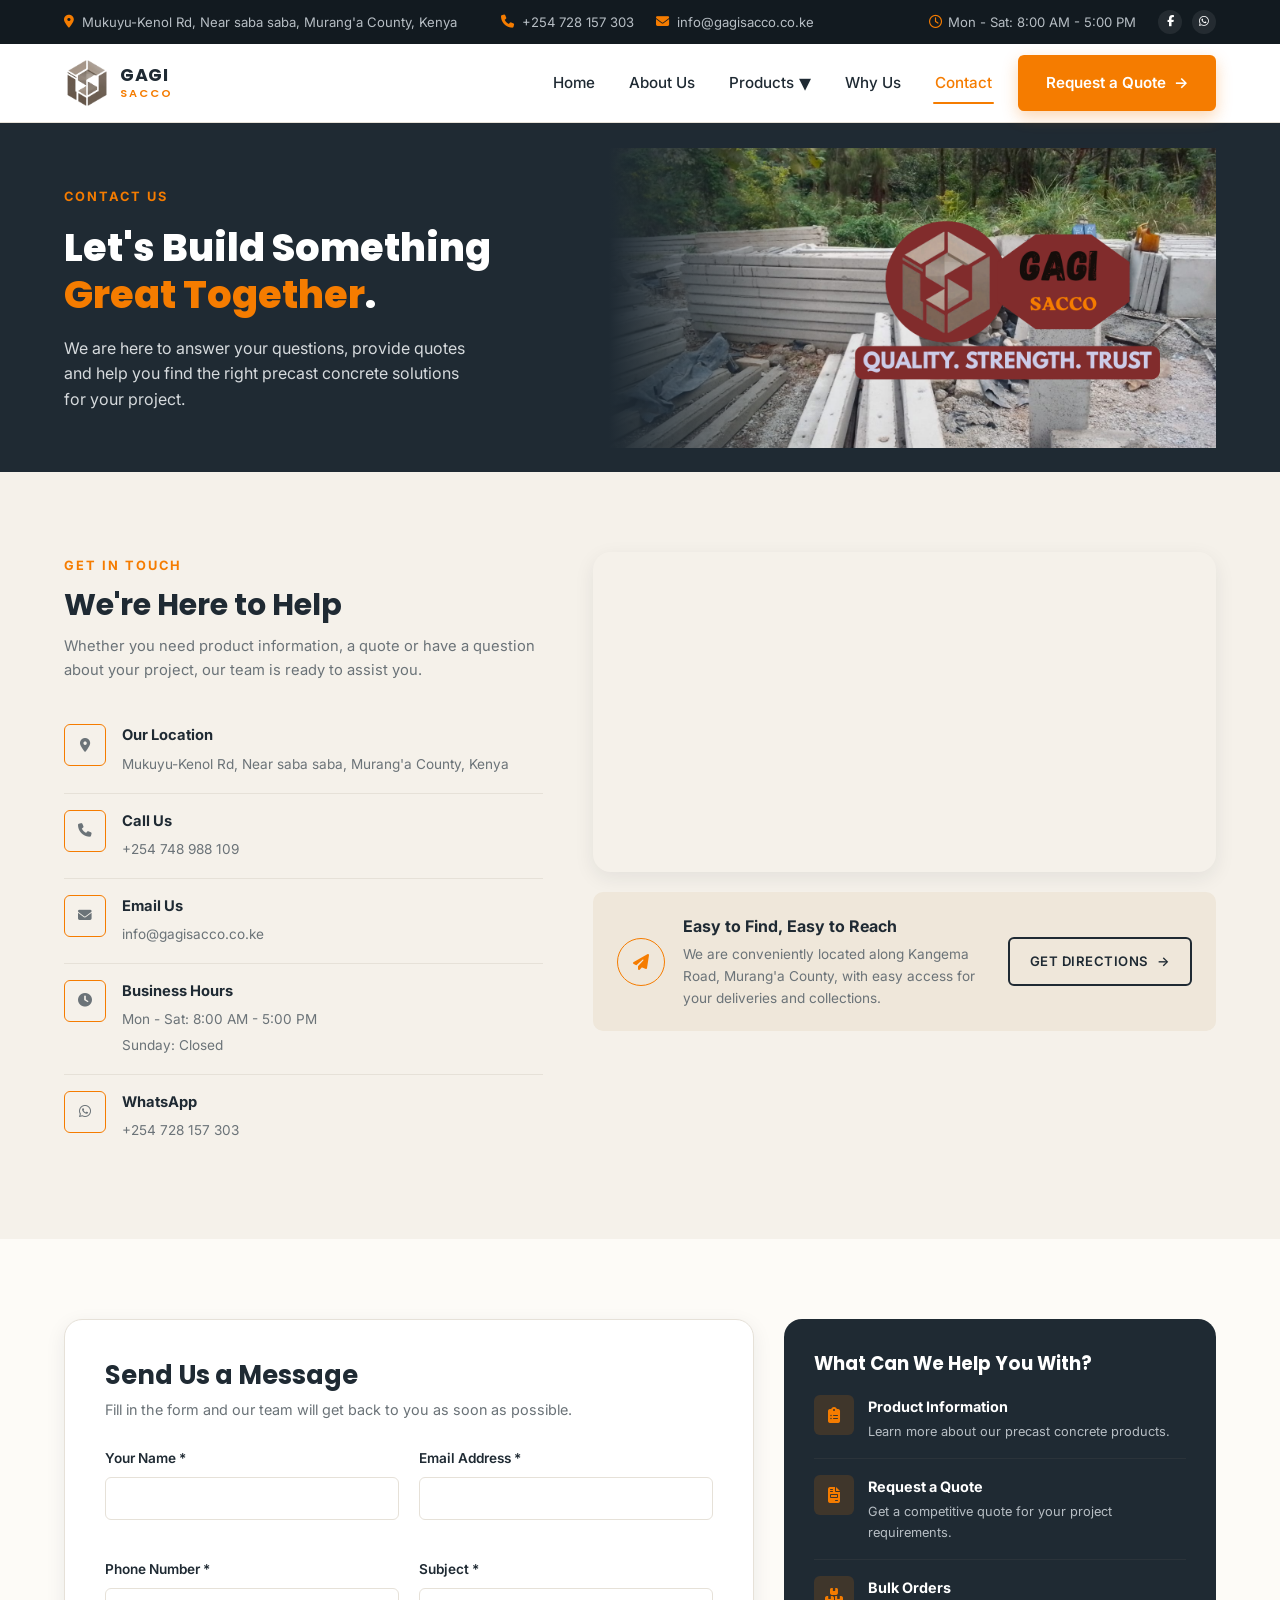
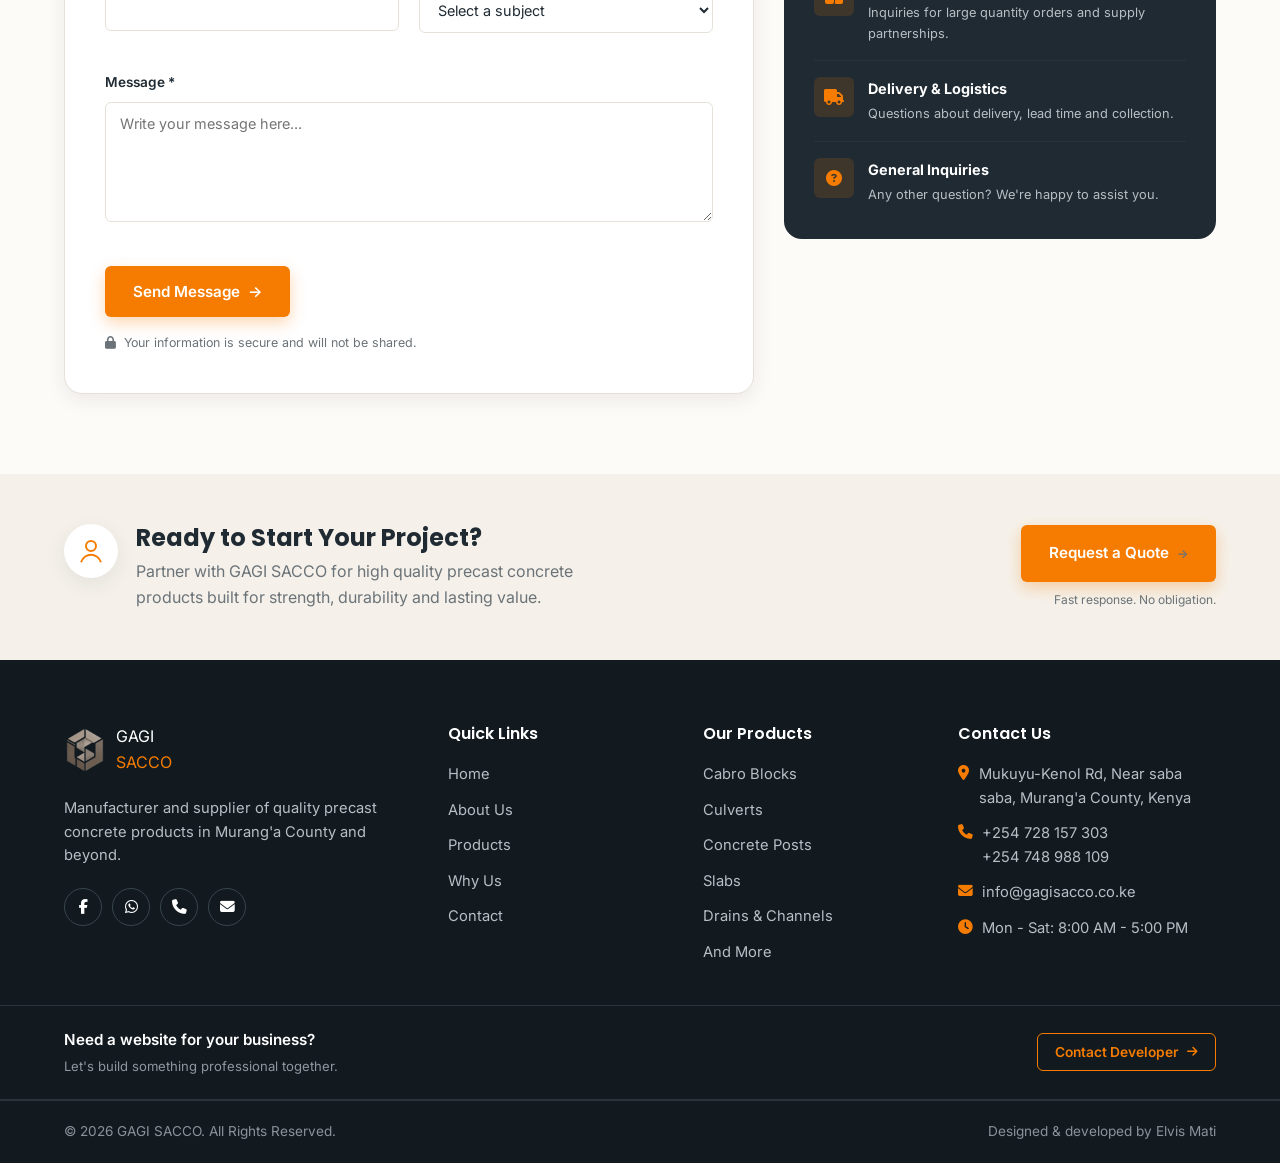
<file: contact.html>
<!DOCTYPE html>
<html lang="en">
<head>
  <meta charset="UTF-8">
  <meta name="viewport" content="width=device-width, initial-scale=1.0">
  <title>Contact Us | GAGI SACCO</title>
  <meta name="description" content="Get in touch with GAGI SACCO for product information, quotes and support. Kangema Road, Murang'a County, Kenya.">

  <!-- Google Fonts: Poppins for headings, Inter for body text -->
  <link rel="preconnect" href="https://fonts.googleapis.com">
  <link href="https://fonts.googleapis.com/css2?family=Poppins:wght@500;600;700;800&family=Inter:wght@400;500;600;700&display=swap" rel="stylesheet">

  <!-- Font Awesome for icons -->
  <link rel="stylesheet" href="https://cdnjs.cloudflare.com/ajax/libs/font-awesome/6.5.1/css/all.min.css">

  <!-- Stylesheets: shared/global first, then page-specific, then responsive overrides last -->
  <link rel="stylesheet" href="css/style.css">
  <link rel="stylesheet" href="css/top-utility-bar.css">
  <link rel="stylesheet" href="css/contact.css">
  <link rel="stylesheet" href="css/footer.css">
  <link rel="stylesheet" href="css/responsive.css">
</head>
<body>

  <!-- ============ TOP UTILITY BAR ============ -->
  <div class="top-bar">
    <div class="container top-bar-inner">

      <!-- FIXED LOCATION -->
      <div class="top-bar-location">
        <i class="fa-solid fa-location-dot" aria-hidden="true"></i>
        <span>Mukuyu-Kenol Rd, Near saba saba, Murang'a County, Kenya</span>
      </div>

      <!-- MOVING CONTENT -->
      <div class="top-bar-marquee">

        <div class="top-bar-marquee-content">

          <!-- Phone -->
          <div class="top-bar-phone">
            <i class="fa-solid fa-phone" aria-hidden="true"></i>
            <span>+254 728 157 303</span>
          </div>

          <!-- Email -->
          <div class="top-bar-email">
            <i class="fa-solid fa-envelope" aria-hidden="true"></i>
            <span>info@gagisacco.co.ke</span>
          </div>

          <!-- Business Hours -->
          <div class="top-bar-hours">
            <i class="fa-regular fa-clock" aria-hidden="true"></i>
            <span>Mon - Sat: 8:00 AM - 5:00 PM</span>
          </div>

          <!-- Social Icons -->
          <ul class="top-bar-social">

            <!-- Facebook -->
            <li>
              <a
                href="#"
                aria-label="Facebook"
              >
                <i class="fa-brands fa-facebook-f"></i>
              </a>
            </li>

            <!-- WhatsApp -->
            <li>
              <a
                href="https://wa.me/254728157303?text=Hello%20GAGI%20SACCO%2C%20I%20would%20like%20to%20make%20an%20inquiry%20about%20your%20precast%20concrete%20products."
                target="_blank"
                rel="noopener noreferrer"
                aria-label="WhatsApp"
              >
                <i class="fa-brands fa-whatsapp"></i>
              </a>
            </li>

          </ul>

        </div>

      </div>

    </div>
  </div>

  <!-- ============ HEADER / NAVIGATION ============ -->
  <header class="site-header">
    <div class="container header-inner">

      <!-- Logo -->
      <a href="index.html" class="logo">
        <img src="assets/logos/logonobg.png" alt="GAGI SACCO">
        <span class="logo-text">GAGI<br><span>SACCO</span></span>
      </a>

      <!-- Main nav -->
      <nav class="main-nav" id="main-nav">
        <ul>
          <li>
            <a href="index.html">Home</a>
          </li>

          <li>
            <a href="about.html">About Us</a>
          </li>

          <li class="has-dropdown">
            <a href="products.html">
              Products
              <span class="caret" aria-hidden="true">&#9662;</span>
            </a>

            <ul class="dropdown">
              <li>
                <a href="products.html#cabro">Cabro Blocks</a>
              </li>

              <li>
                <a href="products.html#culverts">Culverts</a>
              </li>

              <li>
                <a href="products.html#waffle-slabs">Waffle Slabs</a>
              </li>

              <li>
                <a href="products.html#slabs">Slabs</a>
              </li>

              <li class="dropdown-all">
                <a href="products.html">View All Products <span>→</span></a>
              </li>
            </ul>

          </li>

          <li>
            <a href="why-us.html">Why Us</a>
          </li>

          <li>
            <a href="contact.html" class="active">Contact</a>
          </li>
        </ul>
      </nav>

      <!-- Header CTA -->
      <a href="quote.html" class="btn btn-primary header-cta">
        Request a Quote
        <span aria-hidden="true">&rarr;</span>
      </a>

      <!-- Mobile hamburger toggle -->
      <button
        class="nav-toggle"
        id="nav-toggle"
        aria-label="Toggle navigation menu"
        aria-expanded="false"
        aria-controls="main-nav"
      >
        <span></span>
        <span></span>
        <span></span>
      </button>

    </div>
  </header>

  <main>

    <!-- ============ CONTACT HERO ============ -->
    <section class="contact-hero">
      <div class="container contact-hero-inner">
        <div class="contact-hero-content">
          <span class="eyebrow eyebrow-light">Contact Us</span>
          <h1>Let's Build Something<br><span class="text-accent">Great Together</span>.</h1>
          <p>We are here to answer your questions, provide quotes and help you find the right precast concrete solutions for your project.</p>
        </div>
        <div class="contact-hero-media">
          <img src="assets/images/gagi-banner.png" alt="GAGI SACCO precast concrete yard with production shed and silos">
        </div>
      </div>
    </section>

    <!-- ============ WE'RE HERE TO HELP + MAP ============ -->
    <section class="help-map-section">
      <div class="container help-map-inner">

        <div class="help-content">
          <span class="eyebrow">Get in Touch</span>
          <h2>We're Here to Help</h2>
          <p>Whether you need product information, a quote or have a question about your project, our team is ready to assist you.</p>

          <ul class="contact-methods">
            <li>
              <span class="contact-method-icon" aria-hidden="true"><i class="fa-solid fa-location-dot"></i></span>
              <div>
                <strong>Our Location</strong>
                <span>Mukuyu-Kenol Rd, Near saba saba, Murang'a County, Kenya</span>
              </div>
            </li>
            <li>
              <span class="contact-method-icon" aria-hidden="true"><i class="fa-solid fa-phone"></i></span>
              <div>
                <strong>Call Us</strong>
                <span>+254 748 988 109</span>
              </div>
            </li>
            <li>
              <span class="contact-method-icon" aria-hidden="true"><i class="fa-solid fa-envelope"></i></span>
              <div>
                <strong>Email Us</strong>
                <span>info@gagisacco.co.ke</span>
              </div>
            </li>
            <li>
              <span class="contact-method-icon" aria-hidden="true"><i class="fa-solid fa-clock"></i></span>
              <div>
                <strong>Business Hours</strong>
                <span>Mon - Sat: 8:00 AM - 5:00 PM<br>Sunday: Closed</span>
              </div>
            </li>
            <li>
              <span class="contact-method-icon" aria-hidden="true"><i class="fa-brands fa-whatsapp"></i></span>
              <div>
                <strong>WhatsApp</strong>
                <span>+254 728 157 303</span>
              </div>
            </li>
          </ul>
        </div>

        <div class="map-content">
          <div class="map-frame">
            <!-- Google Maps embed — no API key required for basic embed -->
            <iframe
              src="https://www.google.com/maps?q=Murang%27a+County,+Kenya&output=embed"
              width="100%" height="100%" style="border:0;"
              allowfullscreen="" loading="lazy"
              referrerpolicy="no-referrer-when-downgrade"
              title="Map showing GAGI SACCO location on Kangema Road, Murang'a County">
            </iframe>
          </div>

          <div class="map-note">
            <span class="map-note-icon" aria-hidden="true"><i class="fa-solid fa-paper-plane"></i></span>
            <div class="map-note-text">
              <strong>Easy to Find, Easy to Reach</strong>
              <p>We are conveniently located along Kangema Road, Murang'a County, with easy access for your deliveries and collections.</p>
            </div>
            <a href="https://www.google.com/maps?q=Murang%27a+County,+Kenya" target="_blank" rel="noopener" class="btn btn-outline btn-sm">Get Directions <span aria-hidden="true">&rarr;</span></a>
          </div>
        </div>
      </div>
    </section>

    <!-- ============ CONTACT FORM + HELP SIDEBAR ============ -->
    <section class="form-section">
      <div class="container form-inner">

        <div class="form-card">
          <h2>Send Us a Message</h2>
          <p>Fill in the form and our team will get back to you as soon as possible.</p>

          <!-- Client-side validated in main.js; replace action with your backend/Formspree endpoint -->
          <form id="contact-form" novalidate>
            <div class="form-row">
              <div class="form-field">
                <label for="name">Your Name *</label>
                <input type="text" id="name" name="name" required>
                <span class="form-error"></span>
              </div>
              <div class="form-field">
                <label for="email">Email Address *</label>
                <input type="email" id="email" name="email" required>
                <span class="form-error"></span>
              </div>
            </div>

            <div class="form-row">
              <div class="form-field">
                <label for="phone">Phone Number *</label>
                <input type="tel" id="phone" name="phone" required>
                <span class="form-error"></span>
              </div>
              <div class="form-field">
                <label for="subject">Subject *</label>
                <select id="subject" name="subject" required>
                  <option value="" selected disabled>Select a subject</option>
                  <option value="product-information">Product Information</option>
                  <option value="request-a-quote">Request a Quote</option>
                  <option value="bulk-orders">Bulk Orders</option>
                  <option value="delivery-logistics">Delivery &amp; Logistics</option>
                  <option value="general-inquiry">General Inquiry</option>
                </select>
                <span class="form-error"></span>
              </div>
            </div>

            <div class="form-field">
              <label for="message">Message *</label>
              <textarea id="message" name="message" rows="5" placeholder="Write your message here..." required></textarea>
              <span class="form-error"></span>
            </div>

            <button type="submit" class="btn btn-primary">Send Message <span aria-hidden="true">&rarr;</span></button>

            <p class="form-success" id="form-success" hidden>
              <i class="fa-solid fa-circle-check" aria-hidden="true"></i>
              Thank you! Your message has been sent — our team will be in touch shortly.
            </p>

            <p class="form-privacy"><i class="fa-solid fa-lock" aria-hidden="true"></i> Your information is secure and will not be shared.</p>
          </form>
        </div>

        <aside class="help-sidebar">
          <h3>What Can We Help You With?</h3>
          <ul class="help-topics">
            <li>
              <span class="help-topic-icon" aria-hidden="true"><i class="fa-solid fa-clipboard-list"></i></span>
              <div>
                <strong>Product Information</strong>
                <p>Learn more about our precast concrete products.</p>
              </div>
            </li>
            <li>
              <span class="help-topic-icon" aria-hidden="true"><i class="fa-solid fa-file-invoice"></i></span>
              <div>
                <strong>Request a Quote</strong>
                <p>Get a competitive quote for your project requirements.</p>
              </div>
            </li>
            <li>
              <span class="help-topic-icon" aria-hidden="true"><i class="fa-solid fa-boxes-stacked"></i></span>
              <div>
                <strong>Bulk Orders</strong>
                <p>Inquiries for large quantity orders and supply partnerships.</p>
              </div>
            </li>
            <li>
              <span class="help-topic-icon" aria-hidden="true"><i class="fa-solid fa-truck"></i></span>
              <div>
                <strong>Delivery &amp; Logistics</strong>
                <p>Questions about delivery, lead time and collection.</p>
              </div>
            </li>
            <li>
              <span class="help-topic-icon" aria-hidden="true"><i class="fa-solid fa-circle-question"></i></span>
              <div>
                <strong>General Inquiries</strong>
                <p>Any other question? We're happy to assist you.</p>
              </div>
            </li>
          </ul>
        </aside>
      </div>
    </section>

    <!-- ============ READY TO START CTA ============ -->
    <section class="cta-banner">
      <div class="container cta-inner">
        <div class="cta-text">
          <span class="cta-icon" aria-hidden="true">
            <svg width="30" height="30" viewBox="0 0 24 24" fill="none" stroke="currentColor" stroke-width="1.6"><circle cx="12" cy="8" r="4"/><path d="M4 21c1.5-4 5-6 8-6s6.5 2 8 6"/></svg>
          </span>
          <div>
            <h2>Ready to Start Your Project?</h2>
            <p>Partner with GAGI SACCO for high quality precast concrete products built for strength, durability and lasting value.</p>
          </div>
        </div>
        <div class="cta-action">
          <a href="quote.html" class="btn btn-primary">Request a Quote <span aria-hidden="true">&rarr;</span></a>
          <span>Fast response. No obligation.</span>
        </div>
      </div>
    </section>

  </main>

  <!-- ============ FOOTER ============ -->
  <footer class="site-footer">
    <div class="container footer-grid">

      <!-- Footer About -->
      <div class="footer-col footer-about">

        <a href="index.html" class="logo logo-footer">
          <img
            src="assets/logos/logonobg.png"
            alt="GAGI SACCO Logo"
            class="footer-logo-icon"
          >

          <span class="logo-text logo-text-light">
            GAGI<br>
            <span>SACCO</span>
          </span>
        </a>

        <p>
          Manufacturer and supplier of quality precast concrete products
          in Murang'a County and beyond.
        </p>

        <ul class="social-links">
          <li>
            <a
              href="#"
              aria-label="Facebook"
            >
              <i class="fa-brands fa-facebook-f"></i>
            </a>
          </li>

          <li>
            <a
              href="https://wa.me/254728157303?text=Hello%20GAGI%20SACCO%2C%20I%20would%20like%20to%20make%20an%20inquiry%20about%20your%20precast%20concrete%20products."
              target="_blank"
              rel="noopener noreferrer"
              aria-label="WhatsApp"
            >
              <i class="fa-brands fa-whatsapp"></i>
            </a>
          </li>

          <li>
            <a
              href="tel:+254728157303"
              aria-label="Phone"
            >
              <i class="fa-solid fa-phone"></i>
            </a>
          </li>

          <li>
            <a
              href="mailto:info@gagisacco.co.ke"
              aria-label="Email"
            >
              <i class="fa-solid fa-envelope"></i>
            </a>
          </li>
        </ul>
      </div>


      <!-- Quick Links -->
      <nav class="footer-col">
        <h4>Quick Links</h4>

        <ul>
          <li><a href="index.html">Home</a></li>
          <li><a href="about.html">About Us</a></li>
          <li><a href="products.html">Products</a></li>
          <li><a href="why-us.html">Why Us</a></li>
          <li><a href="contact.html">Contact</a></li>
        </ul>
      </nav>


      <!-- Products -->
      <nav class="footer-col">
        <h4>Our Products</h4>

        <ul>
          <li><a href="products.html#cabro">Cabro Blocks</a></li>
          <li><a href="products.html#culverts">Culverts</a></li>
          <li><a href="products.html">Concrete Posts</a></li>
          <li><a href="products.html#slabs">Slabs</a></li>
          <li><a href="products.html">Drains &amp; Channels</a></li>
          <li><a href="products.html">And More</a></li>
        </ul>
      </nav>


      <!-- Contact -->
      <div class="footer-col footer-contact">
        <h4>Contact Us</h4>

        <ul>
          <li>
            <i class="fa-solid fa-location-dot"></i>
            Mukuyu-Kenol Rd, Near saba saba, Murang'a County, Kenya
          </li>

          <li>
            <i class="fa-solid fa-phone"></i>
            <span>
              +254 728 157 303<br>
              +254 748 988 109
            </span>
          </li>

          <li>
            <i class="fa-solid fa-envelope"></i>
            info@gagisacco.co.ke
          </li>

          <li>
            <i class="fa-solid fa-clock"></i>
            Mon - Sat: 8:00 AM - 5:00 PM
          </li>
        </ul>
      </div>

    </div>


    <!-- Developer CTA -->
    <div class="developer-cta">
      <div class="container developer-cta-inner">

        <div class="developer-cta-text">
          <span class="developer-cta-label">
            Need a website for your business?
          </span>

          <span class="developer-cta-subtext">
            Let's build something professional together.
          </span>
        </div>

        <button
          type="button"
          class="developer-cta-button"
          id="developer-cta-button"
          aria-haspopup="dialog"
          aria-controls="developer-modal"
        >
          Contact Developer
          <i class="fa-solid fa-arrow-right" aria-hidden="true"></i>
        </button>

      </div>
    </div>


    <!-- Footer Bottom -->
    <div class="footer-bottom">
      <div class="container footer-bottom-inner">
        <p>
          &copy; 2026 GAGI SACCO. All Rights Reserved.
        </p>

        <p>
          Designed &amp; developed by Elvis Mati
        </p>
      </div>
    </div>

  </footer>


  <!-- ============ DEVELOPER CONTACT MODAL ============ -->
  <div
    class="developer-modal"
    id="developer-modal"
    role="dialog"
    aria-modal="true"
    aria-labelledby="developer-modal-title"
    hidden
  >
    <div class="developer-modal-overlay" data-modal-close></div>

    <div class="developer-modal-card">

      <button
        type="button"
        class="developer-modal-close"
        id="developer-modal-close"
        aria-label="Close developer contact options"
      >
        <i class="fa-solid fa-xmark"></i>
      </button>

      <div class="developer-modal-icon">
        <i class="fa-solid fa-code"></i>
      </div>

      <span class="eyebrow">Let's Work Together</span>

      <h2 id="developer-modal-title">
        Need a Website?
      </h2>

      <p>
        Get in touch with Elvis Mati to discuss your website,
        web development or digital project.
      </p>


      <div class="developer-contact-options">

        <!-- Call -->
        <a
          href="tel:+254700531854"
          class="developer-contact-option"
        >
          <span class="developer-option-icon">
            <i class="fa-solid fa-phone"></i>
          </span>

          <span class="developer-option-content">
            <strong>Call: +254 700 531 854</strong>
            <small>Speak directly with the developer</small>
          </span>

          <i class="fa-solid fa-chevron-right developer-option-arrow"></i>
        </a>


        <!-- WhatsApp -->
        <a
          href="https://wa.me/254700531854?text=Hello%20Elvis%2C%20I%20found%20your%20work%20through%20the%20GAGI%20SACCO%20website%20and%20I%20would%20like%20to%20discuss%20a%20website%20project."
          class="developer-contact-option"
          target="_blank"
          rel="noopener noreferrer"
        >
          <span class="developer-option-icon">
            <i class="fa-brands fa-whatsapp"></i>
          </span>

          <span class="developer-option-content">
            <strong>WhatsApp</strong>
            <small>Send a message on WhatsApp</small>
          </span>

          <i class="fa-solid fa-chevron-right developer-option-arrow"></i>
        </a>


        <!-- Pricing -->
        <a
          href="pricing.html"
          class="developer-contact-option"
        >
          <span class="developer-option-icon">
            <i class="fa-solid fa-tags"></i>
          </span>

          <span class="developer-option-content">
            <strong>View Website Pricing</strong>
            <small>Explore website packages and pricing</small>
          </span>

          <i class="fa-solid fa-chevron-right developer-option-arrow"></i>
        </a>

      </div>

    </div>
  </div>

  <script src="js/main.js"></script>
</body>
</html>
</file>
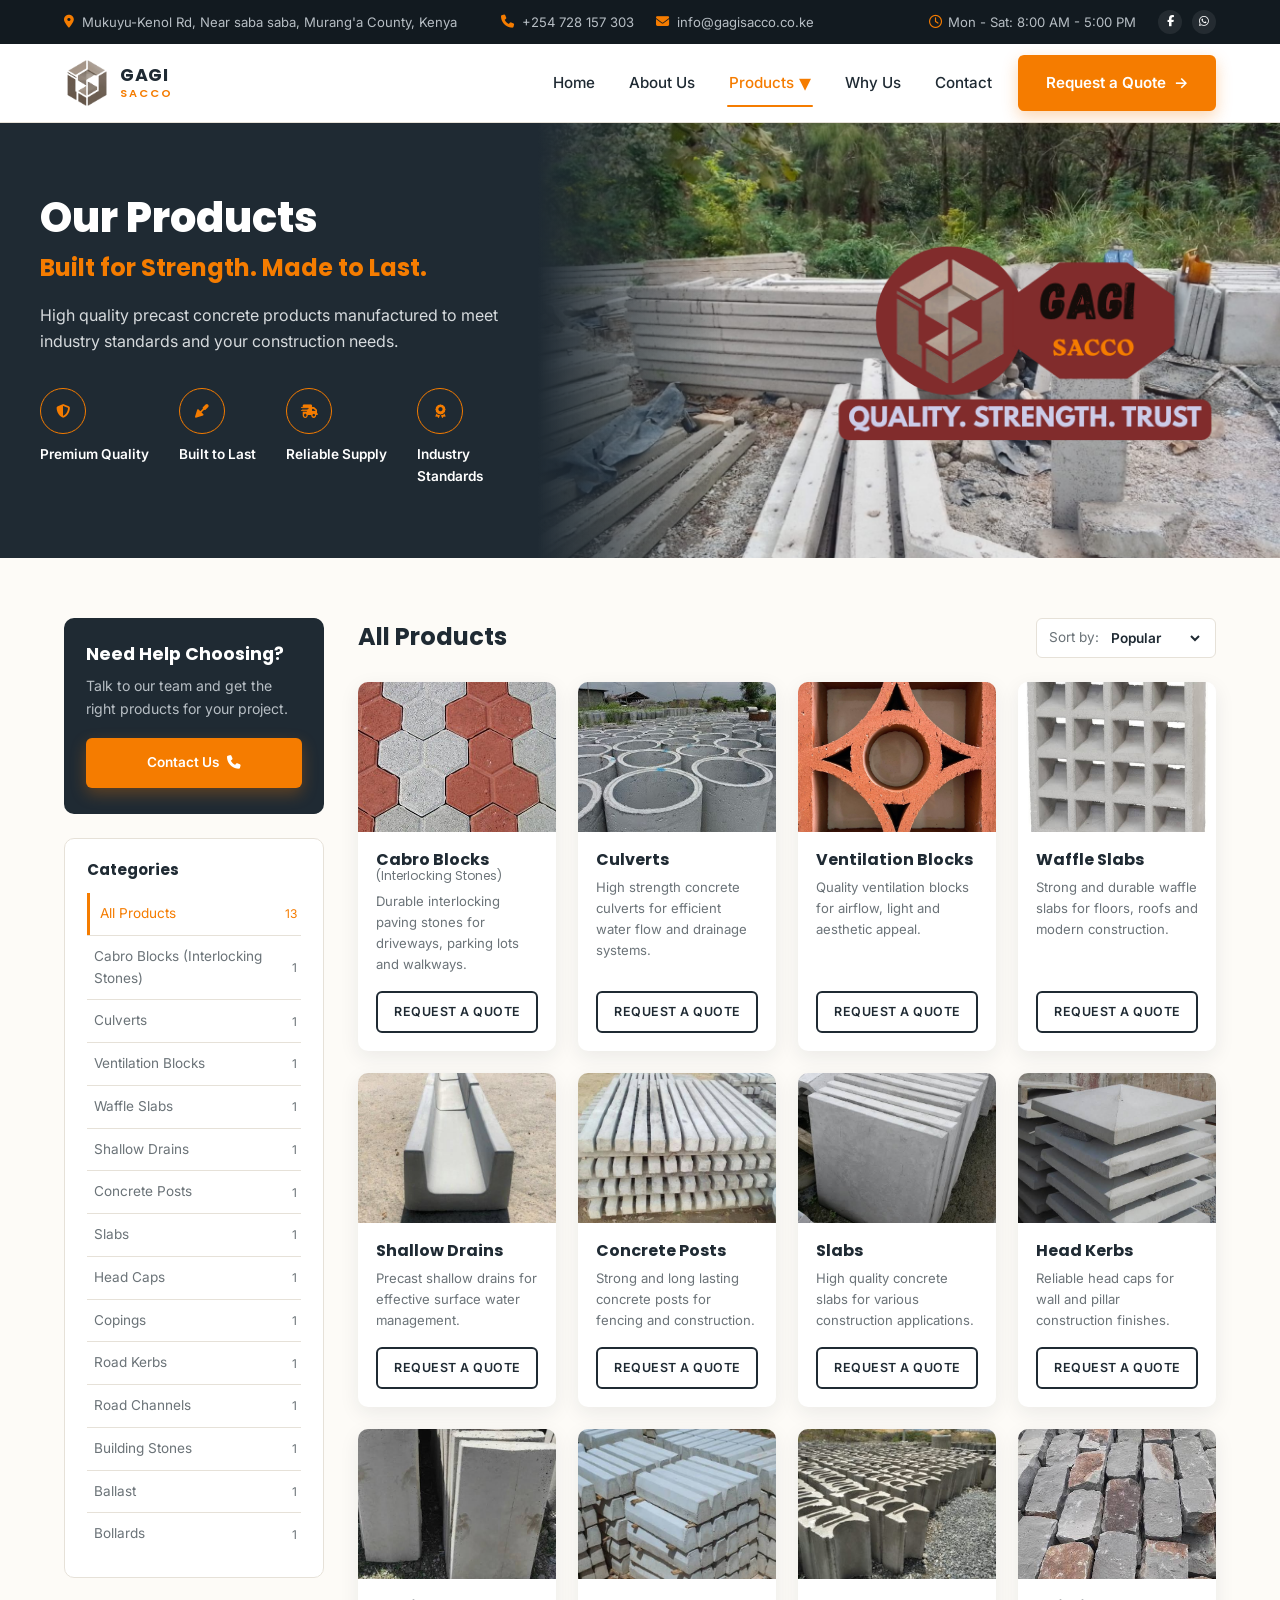
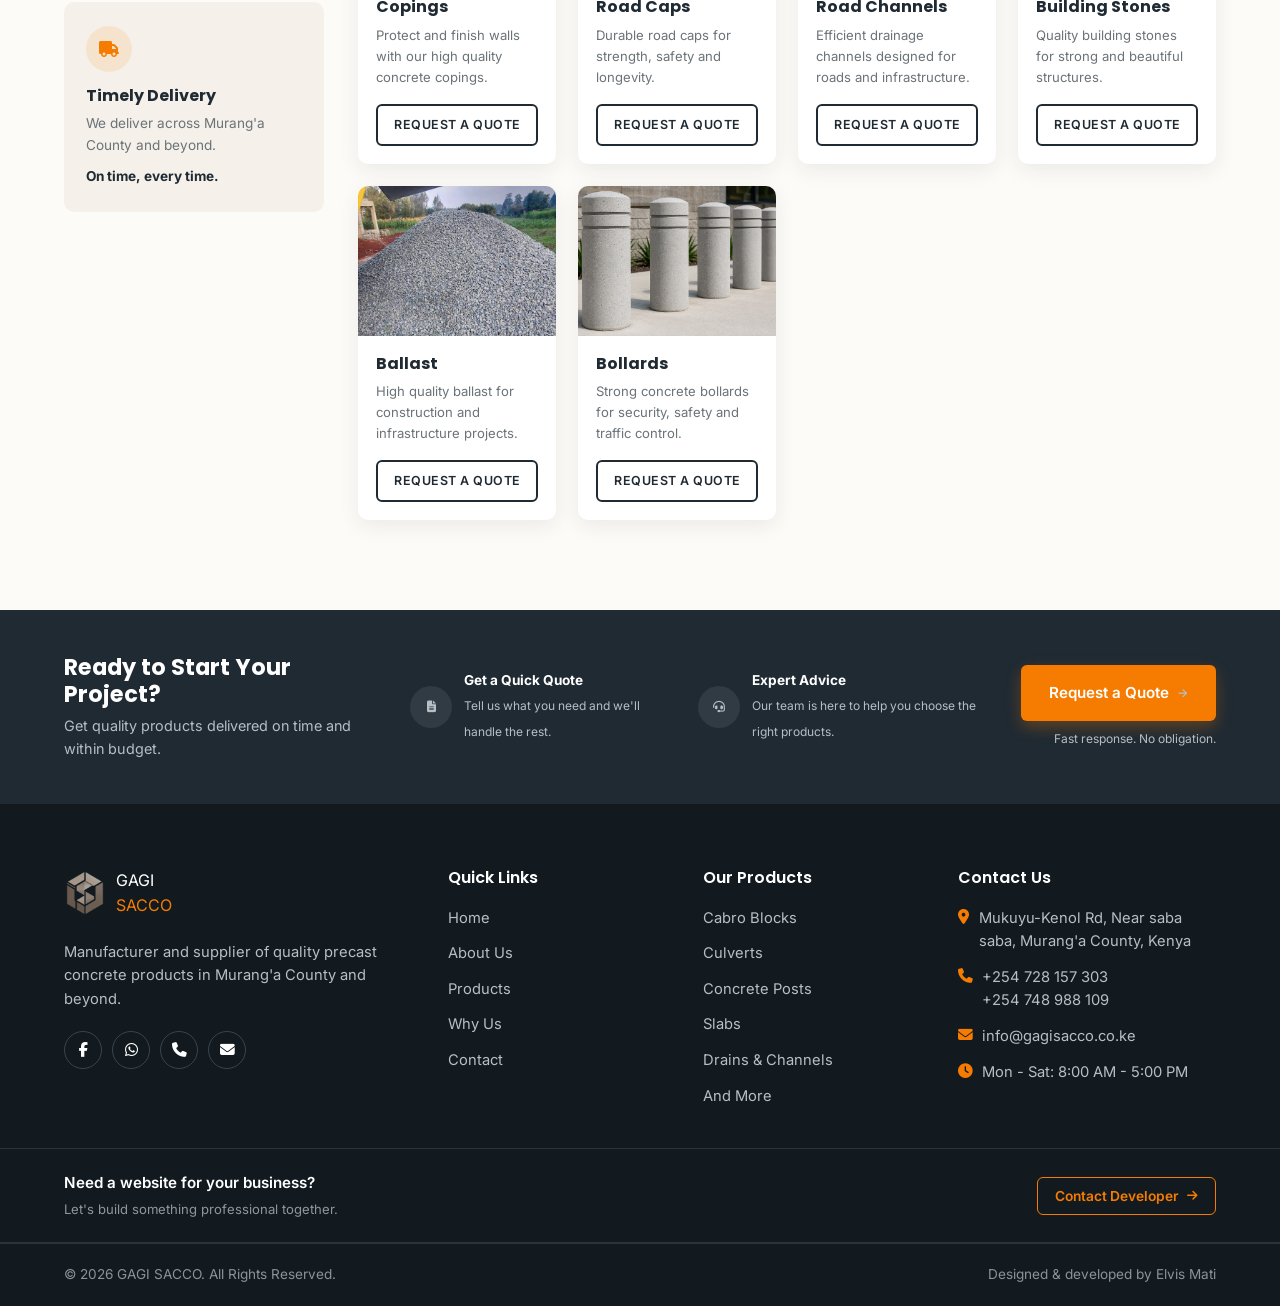
<file: products.html>
<!DOCTYPE html>
<html lang="en">
<head>
  <meta charset="UTF-8">
  <meta name="viewport" content="width=device-width, initial-scale=1.0">
  <title>Our Products | GAGI SACCO</title>
  <meta name="description" content="Browse GAGI SACCO's full range of precast concrete products — cabro blocks, culverts, slabs, drains, posts and more. Built for strength, made to last.">

  <!-- Google Fonts: Poppins for headings, Inter for body text -->
  <link rel="preconnect" href="https://fonts.googleapis.com">
  <link href="https://fonts.googleapis.com/css2?family=Poppins:wght@500;600;700;800&family=Inter:wght@400;500;600;700&display=swap" rel="stylesheet">

  <!-- Font Awesome for icons -->
  <link rel="stylesheet" href="https://cdnjs.cloudflare.com/ajax/libs/font-awesome/6.5.1/css/all.min.css">

  <!-- Stylesheets: shared/global first, then page-specific, then responsive overrides last -->
  <link rel="stylesheet" href="css/style.css">
  <link rel="stylesheet" href="css/top-utility-bar.css">
  <link rel="stylesheet" href="css/products.css">
  <link rel="stylesheet" href="css/footer.css">
  <link rel="stylesheet" href="css/responsive.css">
</head>
<body>

  <!-- ============ TOP UTILITY BAR ============ -->
  <div class="top-bar">
    <div class="container top-bar-inner">

      <!-- FIXED LOCATION -->
      <div class="top-bar-location">
        <i class="fa-solid fa-location-dot" aria-hidden="true"></i>
        <span>Mukuyu-Kenol Rd, Near saba saba, Murang'a County, Kenya</span>
      </div>

      <!-- MOVING CONTENT -->
      <div class="top-bar-marquee">

        <div class="top-bar-marquee-content">

          <!-- Phone -->
          <div class="top-bar-phone">
            <i class="fa-solid fa-phone" aria-hidden="true"></i>
            <span>+254 728 157 303</span>
          </div>

          <!-- Email -->
          <div class="top-bar-email">
            <i class="fa-solid fa-envelope" aria-hidden="true"></i>
            <span>info@gagisacco.co.ke</span>
          </div>

          <!-- Business Hours -->
          <div class="top-bar-hours">
            <i class="fa-regular fa-clock" aria-hidden="true"></i>
            <span>Mon - Sat: 8:00 AM - 5:00 PM</span>
          </div>

          <!-- Social Icons -->
          <ul class="top-bar-social">

            <!-- Facebook -->
            <li>
              <a
                href="#"
                aria-label="Facebook"
              >
                <i class="fa-brands fa-facebook-f"></i>
              </a>
            </li>

            <!-- WhatsApp -->
            <li>
              <a
                href="https://wa.me/254728157303?text=Hello%20GAGI%20SACCO%2C%20I%20would%20like%20to%20make%20an%20inquiry%20about%20your%20precast%20concrete%20products."
                target="_blank"
                rel="noopener noreferrer"
                aria-label="WhatsApp"
              >
                <i class="fa-brands fa-whatsapp"></i>
              </a>
            </li>

          </ul>

        </div>

      </div>

    </div>
  </div>
  <!-- ============ HEADER / NAVIGATION ============ -->
  <header class="site-header">
    <div class="container header-inner">

      <!-- Logo -->
      <a href="index.html" class="logo">
        <img src="assets/logos/logonobg.png" alt="GAGI SACCO">
        <span class="logo-text">GAGI<br><span>SACCO</span></span>
      </a>

      <!-- Main nav -->
      <nav class="main-nav" id="main-nav">
        <ul>
          <li>
            <a href="index.html">Home</a>
          </li>

          <li>
            <a href="about.html">About Us</a>
          </li>

          <li class="has-dropdown">
            <a href="products.html" class="active">
              Products
              <span class="caret" aria-hidden="true">&#9662;</span>
            </a>

            <ul class="dropdown">
              <li>
                <a href="products.html#cabro">Cabro Blocks</a>
              </li>

              <li>
                <a href="products.html#culverts">Culverts</a>
              </li>

              <li>
                <a href="products.html#waffle-slabs">Waffle Slabs</a>
              </li>

              <li>
                <a href="products.html#slabs">Slabs</a>
              </li>

              <li class="dropdown-all">
                <a href="products.html">View All Products <span>→</span></a>
              </li>
            </ul>

          </li>

          <li>
            <a href="why-us.html">Why Us</a>
          </li>

          <li>
            <a href="contact.html">Contact</a>
          </li>
        </ul>
      </nav>

      <!-- Header CTA -->
      <a href="quote.html" class="btn btn-primary header-cta">
        Request a Quote
        <span aria-hidden="true">&rarr;</span>
      </a>

      <!-- Mobile hamburger toggle -->
      <button
        class="nav-toggle"
        id="nav-toggle"
        aria-label="Toggle navigation menu"
        aria-expanded="false"
        aria-controls="main-nav"
      >
        <span></span>
        <span></span>
        <span></span>
      </button>

    </div>
  </header>

  <main>

    <!-- ============ PRODUCTS HERO ============ -->
    <section class="products-hero">
      <div class="container products-hero-inner">
        <div class="products-hero-content">
          <h1>Our Products</h1>
          <p class="products-hero-sub">Built for Strength. Made to Last.</p>
          <p class="products-hero-text">High quality precast concrete products manufactured to meet industry standards and your construction needs.</p>

          <ul class="products-hero-features">
            <li>
              <span class="hero-feature-icon" aria-hidden="true"><i class="fa-solid fa-shield-halved" aria-hidden="true"></i></i></span>
              <span>Premium Quality</span>
            </li>
            <li>
              <span class="hero-feature-icon" aria-hidden="true"><i class="fa-solid fa-trowel"></i></span>
              <span>Built to Last</span>
            </li>
            <li>
              <span class="hero-feature-icon" aria-hidden="true"><i class="fa-solid fa-truck-fast"></i></span>
              <span>Reliable Supply</span>
            </li>
            <li>
              <span class="hero-feature-icon" aria-hidden="true"><i class="fa-solid fa-award"></i></span>
              <span>Industry Standards</span>
            </li>
          </ul>
        </div>
      </div>
      <div class="products-hero-media">
        <img src="assets/images/gagi-banner.png" alt="GAGI SACCO precast concrete yard with production shed and silos">
      </div>
    </section>

    <!-- ============ PRODUCTS LISTING ============ -->
    <section class="products-listing">
      <div class="container listing-inner">

        <!-- ---------- Sidebar ---------- -->
        <aside class="products-sidebar">

          <div class="help-card">
            <h3>Need Help Choosing?</h3>
            <p>Talk to our team and get the right products for your project.</p>
            <a href="contact.html" class="btn btn-primary">Contact Us <i class="fa-solid fa-phone" aria-hidden="true"></i></a>
          </div>

          <nav class="category-card" aria-label="Product categories">
            <h4>Categories</h4>
            <ul class="category-list" id="category-list">
              <li><a href="#" class="active" data-category="all">All Products <span>13</span></a></li>
              <li><a href="#" data-category="cabro-blocks">Cabro Blocks (Interlocking Stones) <span>1</span></a></li>
              <li><a href="#" data-category="culverts">Culverts <span>1</span></a></li>
              <li><a href="#" data-category="ventilation-blocks">Ventilation Blocks <span>1</span></a></li>
              <li><a href="#" data-category="waffle-slabs">Waffle Slabs <span>1</span></a></li>
              <li><a href="#" data-category="shallow-drains">Shallow Drains <span>1</span></a></li>
              <li><a href="#" data-category="concrete-posts">Concrete Posts <span>1</span></a></li>
              <li><a href="#" data-category="slabs">Slabs <span>1</span></a></li>
              <li><a href="#" data-category="head-caps">Head Caps <span>1</span></a></li>
              <li><a href="#" data-category="copings">Copings <span>1</span></a></li>
              <li><a href="#" data-category="road-caps">Road Kerbs <span>1</span></a></li>
              <li><a href="#" data-category="road-channels">Road Channels <span>1</span></a></li>
              <li><a href="#" data-category="building-stones">Building Stones <span>1</span></a></li>
              <li><a href="#" data-category="ballast">Ballast <span>1</span></a></li>
              <li><a href="#" data-category="bollards">Bollards <span>1</span></a></li>
            </ul>
          </nav>

          <div class="delivery-card">
            <span class="delivery-icon" aria-hidden="true"><i class="fa-solid fa-truck"></i></span>
            <h4>Timely Delivery</h4>
            <p>We deliver across Murang'a County and beyond.</p>
            <strong>On time, every time.</strong>
          </div>
        </aside>

        <!-- ---------- Product grid ---------- -->
        <div class="products-main">
          <div class="listing-header">
            <h2>All Products</h2>
            <label class="sort-select">
              Sort by:
              <select id="sort-products">
                <option value="popular" selected>Popular</option>
                <option value="az">Name (A-Z)</option>
                <option value="za">Name (Z-A)</option>
              </select>
            </label>
          </div>

          <!-- =====================================================
              PRODUCTS GRID
           ==========================================================
          -->
          <div class="products-grid" id="products-grid">

            <article class="product-card" id="cabro" data-category="cabro-blocks" data-name="Cabro Blocks (Interlocking Stones)">
              <img src="assets/images/products/cabro blocks.jpg" alt="Cabro blocks / interlocking paving stones">
              <div class="product-card-body">
                <h3>Cabro Blocks <span>(Interlocking Stones)</span></h3>
                <p>Durable interlocking paving stones for driveways, parking lots and walkways.</p>
                <a href="quote.html?product=cabro-blocks" class="btn btn-outline btn-sm">
                  Request a Quote
                </a>
            </div>
            </article>

            <article class="product-card" id="culverts" data-category="culverts" data-name="Culverts">
              <img src="assets/images/products/culverts.jpg" alt="Concrete culvert pipes">
              <div class="product-card-body">
                <h3>Culverts</h3>
                <p>High strength concrete culverts for efficient water flow and drainage systems.</p>
                <a href="quote.html?product=culverts" class="btn btn-outline btn-sm">
                  Request a Quote
                </a>
              </div>
            </article>

            <article class="product-card"  id="ventilation-blocks" data-category="ventilation-blocks" data-name="Ventilation Blocks">
              <img src="assets/images/products/ventilation blocks.jpg" alt="Concrete ventilation blocks">
              <div class="product-card-body">
                <h3>Ventilation Blocks</h3>
                <p>Quality ventilation blocks for airflow, light and aesthetic appeal.</p>
                <a href="quote.html?product=ventilation-blocks" class="btn btn-outline btn-sm">
                  Request a Quote
                </a>
              </div>
            </article>

            <article class="product-card"  id="waffle-slabs" data-category="waffle-slabs" data-name="Waffle Slabs">
              <img src="assets/images/products/waffle slabs.jpg" alt="Precast concrete waffle slabs">
              <div class="product-card-body">
                <h3>Waffle Slabs</h3>
                <p>Strong and durable waffle slabs for floors, roofs and modern construction.</p>
                <a href="quote.html?product=waffle-slabs" class="btn btn-outline btn-sm">
                  Request a Quote
                </a>
              </div>
            </article>

            <article class="product-card"   id="shallow-drains" data-category="shallow-drains" data-name="Shallow Drains">
              <img src="assets/images/products/shallow drains.jpg" alt="Precast concrete shallow drains">
              <div class="product-card-body">
                <h3>Shallow Drains</h3>
                <p>Precast shallow drains for effective surface water management.</p>
                <a href="quote.html?product=shallow-drains" class="btn btn-outline btn-sm">
                  Request a Quote
                </a>
              </div>
            </article>

            <article class="product-card"   id="concrete-posts" data-category="concrete-posts" data-name="Concrete Posts">
              <img src="assets/images/products/concrete posts.jpg" alt="Precast concrete fence posts">
              <div class="product-card-body">
                <h3>Concrete Posts</h3>
                <p>Strong and long lasting concrete posts for fencing and construction.</p>
                <a href="quote.html?product=concrete-posts" class="btn btn-outline btn-sm">
                  Request a Quote
                </a>
              </div>
            </article>

            <article class="product-card" id="slabs" data-category="slabs" data-name="Slabs">
              <img src="assets/images/products/slabs.png" alt="Precast concrete slabs">
              <div class="product-card-body">
                <h3>Slabs</h3>
                <p>High quality concrete slabs for various construction applications.</p>
                <a href="quote.html?product=slabs" class="btn btn-outline btn-sm">
                  Request a Quote
                </a>
              </div>
            </article>

            <article class="product-card"   id="head-caps" data-category="head-caps" data-name="Head Caps">
              <img src="assets/images/products/head caps.png" alt="Concrete culvert head caps">
              <div class="product-card-body">
                <h3>Head Kerbs</h3>
                <p>Reliable head caps for wall and pillar construction finishes.</p>
                <a href="quote.html?product=head-caps" class="btn btn-outline btn-sm">
                  Request a Quote
                </a>
              </div>
            </article>

            <article class="product-card"   id="copings" data-category="copings" data-name="Copings">
              <img src="assets/images/products/copings.png" alt="Precast concrete copings">
              <div class="product-card-body">
                <h3>Copings</h3>
                <p>Protect and finish walls with our high quality concrete copings.</p>
                <a href="quote.html?product=copings" class="btn btn-outline btn-sm">
                  Request a Quote
                </a>
              </div>
            </article>

            <article class="product-card"   id="road-caps" data-category="road-caps" data-name="Road Caps">
              <img src="assets/images/products/road kerbs.png" alt="Precast concrete road caps">
              <div class="product-card-body">
                <h3>Road Caps</h3>
                <p>Durable road caps for strength, safety and longevity.</p>
                <a href="quote.html?product=road-caps" class="btn btn-outline btn-sm">
                  Request a Quote
                </a>
              </div>
            </article>

            <article class="product-card" id="road-channels" data-category="road-channels" data-name="Road Channels">
              <img src="assets/images/products/road channels.png" alt="Precast concrete road channels">
              <div class="product-card-body">
                <h3>Road Channels</h3>
                <p>Efficient drainage channels designed for roads and infrastructure.</p>
                <a href="quote.html?product=road-channels" class="btn btn-outline btn-sm">
                  Request a Quote
                </a>
              </div>
            </article>

            <article class="product-card" id="building-stones" data-category="building-stones" data-name="Building Stones">
              <img src="assets/images/products/building stones.png" alt="Stacked building stones">
              <div class="product-card-body">
                <h3>Building Stones</h3>
                <p>Quality building stones for strong and beautiful structures.</p>
                <a href="quote.html?product=building-stones" class="btn btn-outline btn-sm">
                  Request a Quote
                </a>
              </div>
            </article>

            <article class="product-card" id="ballast" data-category="ballast" data-name="Ballast">
              <img src="assets/images/products/ballast.png" alt="Pile of crushed stone ballast">
              <div class="product-card-body">
                <h3>Ballast</h3>
                <p>High quality ballast for construction and infrastructure projects.</p>
                <a href="quote.html?product=ballast" class="btn btn-outline btn-sm">
                  Request a Quote
                </a>
              </div>
            </article>

            <article class="product-card" id="bollards" data-category="bollards" data-name="Bollards">
              <img src="assets/images/products/bollards.png" alt="Row of concrete bollards">
              <div class="product-card-body">
                <h3>Bollards</h3>
                <p>Strong concrete bollards for security, safety and traffic control.</p>
                <a href="quote.html?product=cabro-blocks" class="btn btn-outline btn-sm">
                  Request a Quote
                </a>
              </div>
            </article>

          </div>

          <!-- Shown by JS when a category filter has no matching products -->
          <p class="no-results" id="no-results" hidden>No products found in this category.</p>
        </div>
      </div>
    </section>

    <!-- ============ READY TO START CTA ============ -->
    <section class="products-cta">
      <div class="container products-cta-inner">
        <div class="products-cta-text">
          <h2>Ready to Start Your Project?</h2>
          <p>Get quality products delivered on time and within budget.</p>
        </div>

        <ul class="products-cta-features">
          <li>
            <span class="cta-feature-icon" aria-hidden="true"><i class="fa-solid fa-file-lines"></i></span>
            <div>
              <strong>Get a Quick Quote</strong>
              <span>Tell us what you need and we'll handle the rest.</span>
            </div>
          </li>
          <li>
            <span class="cta-feature-icon" aria-hidden="true"><i class="fa-solid fa-headset"></i></span>
            <div>
              <strong>Expert Advice</strong>
              <span>Our team is here to help you choose the right products.</span>
            </div>
          </li>
        </ul>

        <div class="products-cta-action">
          <a href="quote.html" class="btn btn-primary">Request a Quote <span aria-hidden="true">&rarr;</span></a>
          <span>Fast response. No obligation.</span>
        </div>
      </div>
    </section>

  </main>

  <!-- ============ FOOTER ============ -->
  <footer class="site-footer">
    <div class="container footer-grid">

      <!-- Footer About -->
      <div class="footer-col footer-about">

        <a href="index.html" class="logo logo-footer">
          <img
            src="assets/logos/logonobg.png"
            alt="GAGI SACCO Logo"
            class="footer-logo-icon"
          >

          <span class="logo-text logo-text-light">
            GAGI<br>
            <span>SACCO</span>
          </span>
        </a>

        <p>
          Manufacturer and supplier of quality precast concrete products
          in Murang'a County and beyond.
        </p>

        <ul class="social-links">
          <li>
            <a
              href="#"
              aria-label="Facebook"
            >
              <i class="fa-brands fa-facebook-f"></i>
            </a>
          </li>

          <li>
            <a
              href="https://wa.me/254728157303?text=Hello%20GAGI%20SACCO%2C%20I%20would%20like%20to%20make%20an%20inquiry%20about%20your%20precast%20concrete%20products."
              target="_blank"
              rel="noopener noreferrer"
              aria-label="WhatsApp"
            >
              <i class="fa-brands fa-whatsapp"></i>
            </a>
          </li>

          <li>
            <a
              href="tel:+254728157303"
              aria-label="Phone"
            >
              <i class="fa-solid fa-phone"></i>
            </a>
          </li>

          <li>
            <a
              href="mailto:info@gagisacco.co.ke"
              aria-label="Email"
            >
              <i class="fa-solid fa-envelope"></i>
            </a>
          </li>
        </ul>
      </div>


      <!-- Quick Links -->
      <nav class="footer-col">
        <h4>Quick Links</h4>

        <ul>
          <li><a href="index.html">Home</a></li>
          <li><a href="about.html">About Us</a></li>
          <li><a href="products.html">Products</a></li>
          <li><a href="why-us.html">Why Us</a></li>
          <li><a href="contact.html">Contact</a></li>
        </ul>
      </nav>


      <!-- Products -->
      <nav class="footer-col">
        <h4>Our Products</h4>

        <ul>
          <li><a href="products.html#cabro">Cabro Blocks</a></li>
          <li><a href="products.html#culverts">Culverts</a></li>
          <li><a href="products.html">Concrete Posts</a></li>
          <li><a href="products.html#slabs">Slabs</a></li>
          <li><a href="products.html">Drains &amp; Channels</a></li>
          <li><a href="products.html">And More</a></li>
        </ul>
      </nav>


      <!-- Contact -->
      <div class="footer-col footer-contact">
        <h4>Contact Us</h4>

        <ul>
          <li>
            <i class="fa-solid fa-location-dot"></i>
            Mukuyu-Kenol Rd, Near saba saba, Murang'a County, Kenya
          </li>

          <li>
            <i class="fa-solid fa-phone"></i>
            <span>
              +254 728 157 303<br>
              +254 748 988 109
            </span>
          </li>

          <li>
            <i class="fa-solid fa-envelope"></i>
            info@gagisacco.co.ke
          </li>

          <li>
            <i class="fa-solid fa-clock"></i>
            Mon - Sat: 8:00 AM - 5:00 PM
          </li>
        </ul>
      </div>

    </div>


    <!-- Developer CTA -->
    <div class="developer-cta">
      <div class="container developer-cta-inner">

        <div class="developer-cta-text">
          <span class="developer-cta-label">
            Need a website for your business?
          </span>

          <span class="developer-cta-subtext">
            Let's build something professional together.
          </span>
        </div>

        <button
          type="button"
          class="developer-cta-button"
          id="developer-cta-button"
          aria-haspopup="dialog"
          aria-controls="developer-modal"
        >
          Contact Developer
          <i class="fa-solid fa-arrow-right" aria-hidden="true"></i>
        </button>

      </div>
    </div>


    <!-- Footer Bottom -->
    <div class="footer-bottom">
      <div class="container footer-bottom-inner">
        <p>
          &copy; 2026 GAGI SACCO. All Rights Reserved.
        </p>

        <p>
          Designed &amp; developed by Elvis Mati
        </p>
      </div>
    </div>

  </footer>


  <!-- ============ DEVELOPER CONTACT MODAL ============ -->
  <div
    class="developer-modal"
    id="developer-modal"
    role="dialog"
    aria-modal="true"
    aria-labelledby="developer-modal-title"
    hidden
  >
    <div class="developer-modal-overlay" data-modal-close></div>

    <div class="developer-modal-card">

      <button
        type="button"
        class="developer-modal-close"
        id="developer-modal-close"
        aria-label="Close developer contact options"
      >
        <i class="fa-solid fa-xmark"></i>
      </button>

      <div class="developer-modal-icon">
        <i class="fa-solid fa-code"></i>
      </div>

      <span class="eyebrow">Let's Work Together</span>

      <h2 id="developer-modal-title">
        Need a Website?
      </h2>

      <p>
        Get in touch with Elvis Mati to discuss your website,
        web development or digital project.
      </p>


      <div class="developer-contact-options">

        <!-- Call -->
        <a
          href="tel:+254700531854"
          class="developer-contact-option"
        >
          <span class="developer-option-icon">
            <i class="fa-solid fa-phone"></i>
          </span>

          <span class="developer-option-content">
            <strong>Call: +254 700 531 854</strong>
            <small>Speak directly with the developer</small>
          </span>

          <i class="fa-solid fa-chevron-right developer-option-arrow"></i>
        </a>


        <!-- WhatsApp -->
        <a
          href="https://wa.me/254700531854?text=Hello%20Elvis%2C%20I%20found%20your%20work%20through%20the%20GAGI%20SACCO%20website%20and%20I%20would%20like%20to%20discuss%20a%20website%20project."
          class="developer-contact-option"
          target="_blank"
          rel="noopener noreferrer"
        >
          <span class="developer-option-icon">
            <i class="fa-brands fa-whatsapp"></i>
          </span>

          <span class="developer-option-content">
            <strong>WhatsApp</strong>
            <small>Send a message on WhatsApp</small>
          </span>

          <i class="fa-solid fa-chevron-right developer-option-arrow"></i>
        </a>


        <!-- Pricing -->
        <a
          href="pricing.html"
          class="developer-contact-option"
        >
          <span class="developer-option-icon">
            <i class="fa-solid fa-tags"></i>
          </span>

          <span class="developer-option-content">
            <strong>View Website Pricing</strong>
            <small>Explore website packages and pricing</small>
          </span>

          <i class="fa-solid fa-chevron-right developer-option-arrow"></i>
        </a>

      </div>

    </div>
  </div>
  
  <script src="js/main.js"></script>
</body>
</html>
</file>
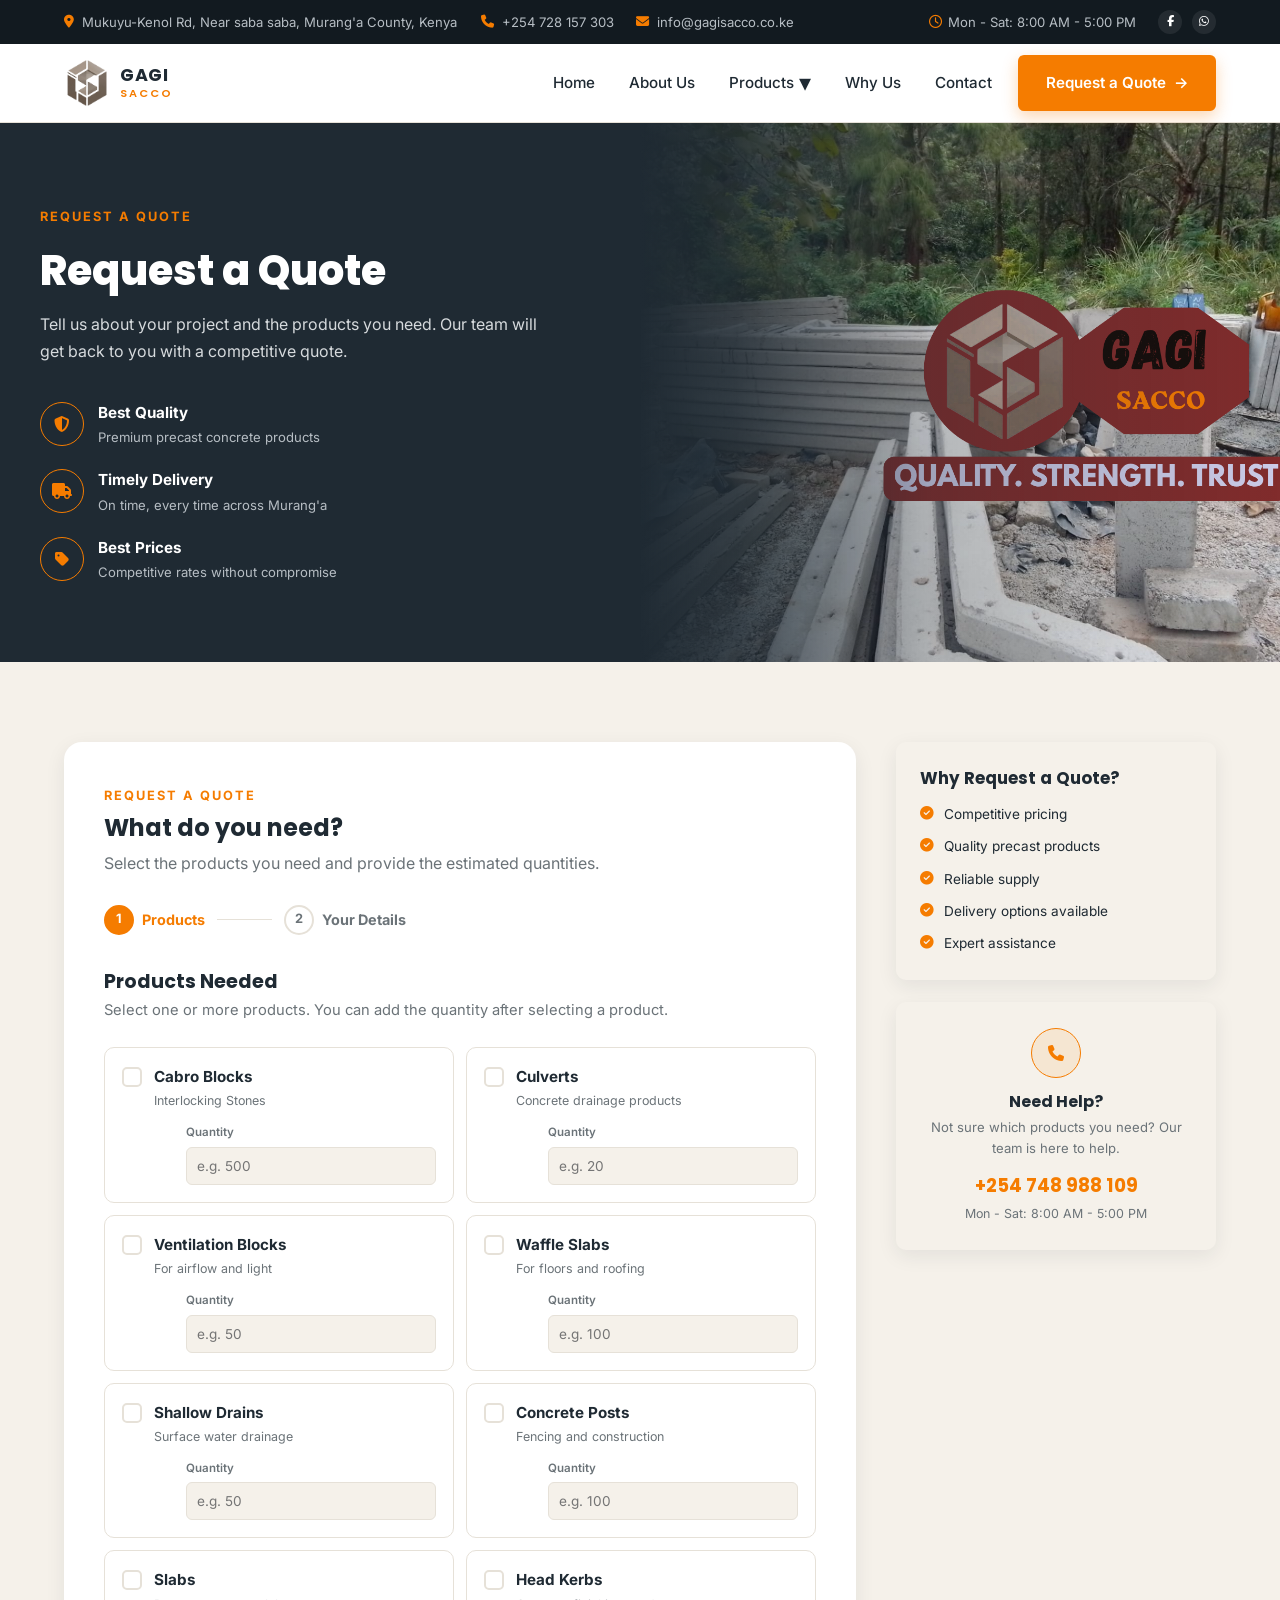
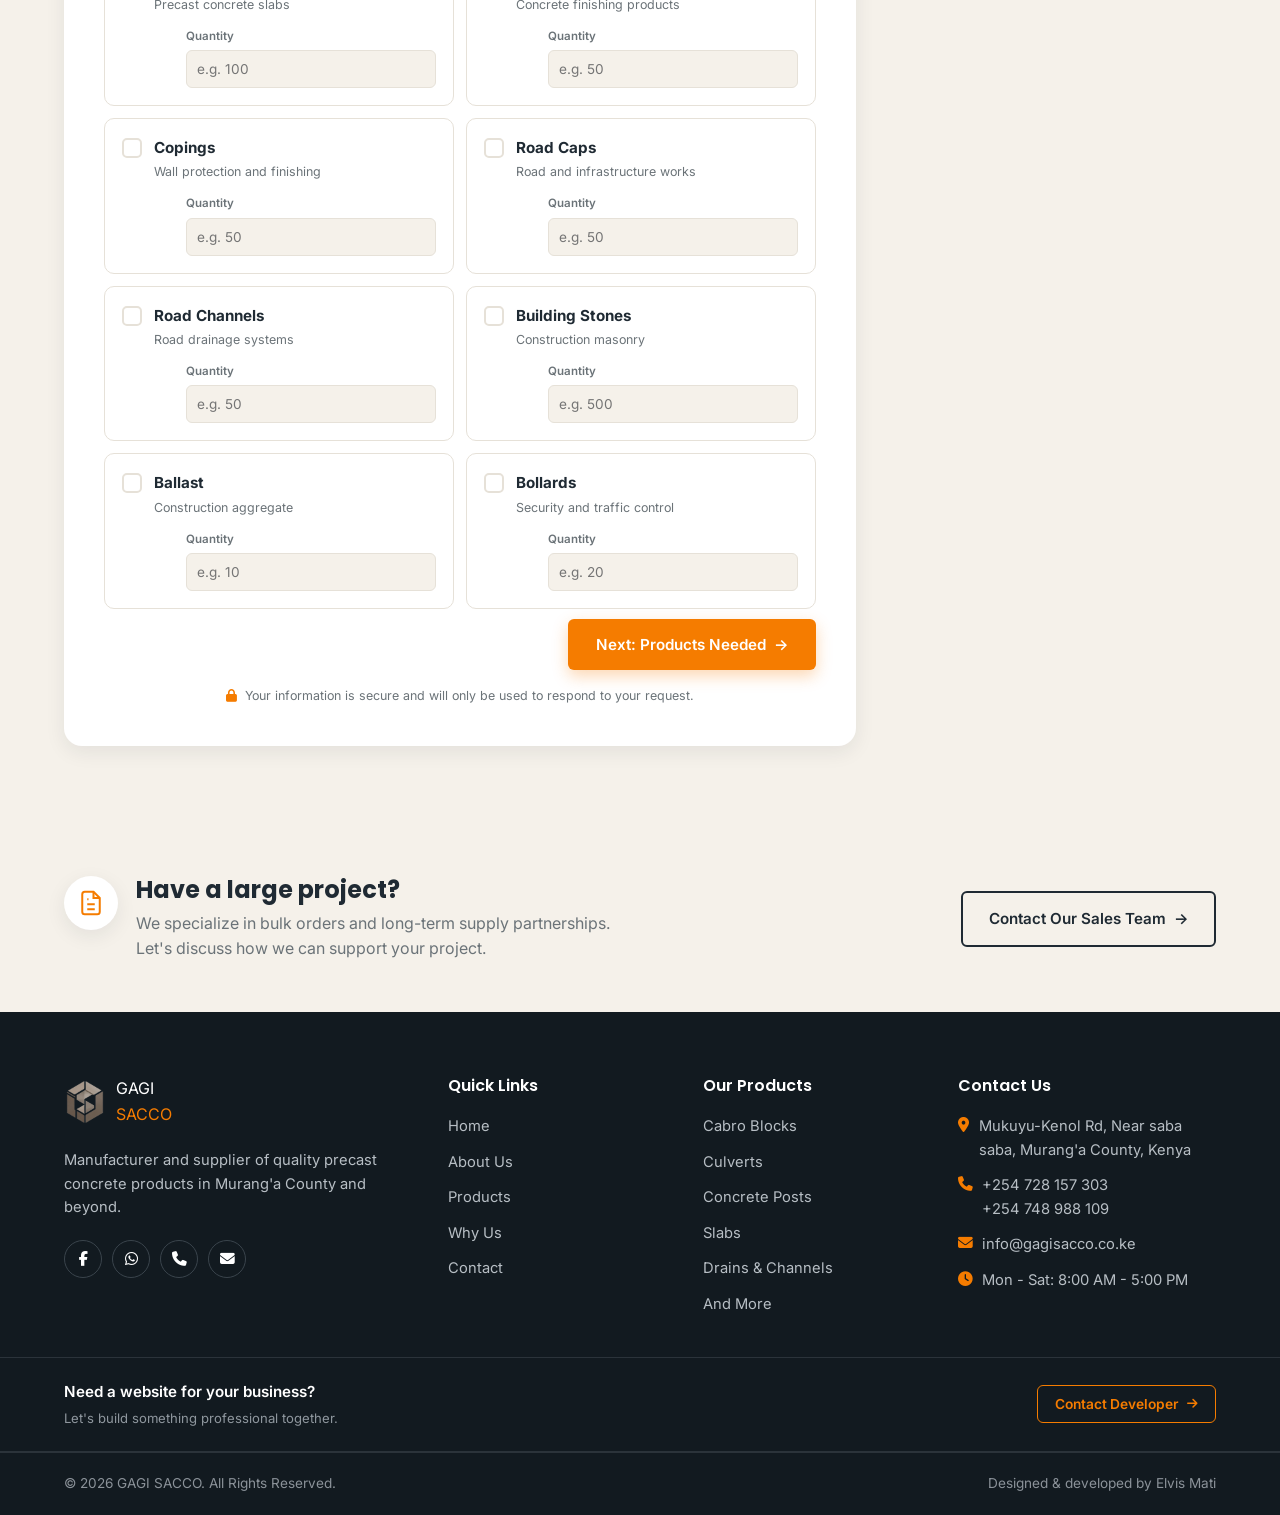
<file: quote.html>
<!DOCTYPE html>
<html lang="en">
<head>
  <meta charset="UTF-8">
  <meta name="viewport" content="width=device-width, initial-scale=1.0">
  <title>Request a Quote | GAGI SACCO</title>
  <meta name="description" content="Tell GAGI SACCO about your project and the precast concrete products you need — our team will get back to you with a competitive quote.">

  <!-- Google Fonts: Poppins for headings, Inter for body text -->
  <link rel="preconnect" href="https://fonts.googleapis.com">
  <link href="https://fonts.googleapis.com/css2?family=Poppins:wght@500;600;700;800&family=Inter:wght@400;500;600;700&display=swap" rel="stylesheet">

  <!-- Font Awesome for icons -->
  <link rel="stylesheet" href="https://cdnjs.cloudflare.com/ajax/libs/font-awesome/6.5.1/css/all.min.css">

  <!-- Stylesheets: shared/global first, then page-specific, then responsive overrides last -->
  <link rel="stylesheet" href="css/style.css">
  <link rel="stylesheet" href="css/top-utility-bar.css">
  <link rel="stylesheet" href="css/quote.css">
  <link rel="stylesheet" href="css/footer.css">
  <link rel="stylesheet" href="css/responsive.css">
</head>
<body>

  <!-- ============ TOP UTILITY BAR ============ -->
  <div class="top-bar">
    <div class="container top-bar-inner">

      <!-- FIXED LOCATION -->
      <div class="top-bar-location">
        <i class="fa-solid fa-location-dot" aria-hidden="true"></i>
        <span>Mukuyu-Kenol Rd, Near saba saba, Murang'a County, Kenya</span>
      </div>

      <!-- MOVING CONTENT -->
      <div class="top-bar-marquee">

        <div class="top-bar-marquee-content">

          <!-- Phone -->
          <div class="top-bar-phone">
            <i class="fa-solid fa-phone" aria-hidden="true"></i>
            <span>+254 728 157 303</span>
          </div>

          <!-- Email -->
          <div class="top-bar-email">
            <i class="fa-solid fa-envelope" aria-hidden="true"></i>
            <span>info@gagisacco.co.ke</span>
          </div>

          <!-- Business Hours -->
          <div class="top-bar-hours">
            <i class="fa-regular fa-clock" aria-hidden="true"></i>
            <span>Mon - Sat: 8:00 AM - 5:00 PM</span>
          </div>

          <!-- Social Icons -->
          <ul class="top-bar-social">

            <!-- Facebook -->
            <li>
              <a
                href="#"
                aria-label="Facebook"
              >
                <i class="fa-brands fa-facebook-f"></i>
              </a>
            </li>

            <!-- WhatsApp -->
            <li>
              <a
                href="https://wa.me/254728157303?text=Hello%20GAGI%20SACCO%2C%20I%20would%20like%20to%20make%20an%20inquiry%20about%20your%20precast%20concrete%20products."
                target="_blank"
                rel="noopener noreferrer"
                aria-label="WhatsApp"
              >
                <i class="fa-brands fa-whatsapp"></i>
              </a>
            </li>

          </ul>

        </div>

      </div>

    </div>
  </div>
  <!-- ============ HEADER / NAVIGATION ============ -->
  <header class="site-header">
    <div class="container header-inner">

      <!-- Logo -->
      <a href="index.html" class="logo">
        <img src="assets/logos/logonobg.png" alt="GAGI SACCO">
        <span class="logo-text">GAGI<br><span>SACCO</span></span>
      </a>

      <!-- Main nav -->
      <nav class="main-nav" id="main-nav">
        <ul>
          <li>
            <a href="index.html">Home</a>
          </li>

          <li>
            <a href="about.html">About Us</a>
          </li>

          <li class="has-dropdown">
            <a href="products.html">
              Products
              <span class="caret" aria-hidden="true">&#9662;</span>
            </a>

            <ul class="dropdown">
              <li>
                <a href="products.html#cabro">Cabro Blocks</a>
              </li>

              <li>
                <a href="products.html#culverts">Culverts</a>
              </li>

              <li>
                <a href="products.html#waffle-slabs">Waffle Slabs</a>
              </li>

              <li>
                <a href="products.html#slabs">Slabs</a>
              </li>

              <li class="dropdown-all">
                <a href="products.html">View All Products <span>→</span></a>
              </li>
            </ul>

          </li>

          <li>
            <a href="why-us.html">Why Us</a>
          </li>

          <li>
            <a href="contact.html">Contact</a>
          </li>
        </ul>
      </nav>

      <!-- Header CTA -->
      <a href="quote.html" class="btn btn-primary header-cta"class="active">
        Request a Quote
        <span aria-hidden="true">&rarr;</span>
      </a>

      <!-- Mobile hamburger toggle -->
      <button
        class="nav-toggle"
        id="nav-toggle"
        aria-label="Toggle navigation menu"
        aria-expanded="false"
        aria-controls="main-nav"
      >
        <span></span>
        <span></span>
        <span></span>
      </button>

    </div>
  </header>


  <main>

    <!-- ============ QUOTE HERO ============ -->
    <section class="quote-hero">
      <div class="container quote-hero-inner">
        <div class="quote-hero-content">
          <span class="eyebrow eyebrow-light">Request a Quote</span>
          <h1>Request a Quote</h1>
          <p>Tell us about your project and the products you need. Our team will get back to you with a competitive quote.</p>

          <ul class="quote-hero-features">
            <li>
              <span class="hero-feature-icon" aria-hidden="true"><i class="fa-solid fa-shield-halved"></i></span>
              <div>
                <strong>Best Quality</strong>
                <span>Premium precast concrete products</span>
              </div>
            </li>
            <li>
              <span class="hero-feature-icon" aria-hidden="true"><i class="fa-solid fa-truck"></i></span>
              <div>
                <strong>Timely Delivery</strong>
                <span>On time, every time across Murang'a</span>
              </div>
            </li>
            <li>
              <span class="hero-feature-icon" aria-hidden="true"><i class="fa-solid fa-tag"></i></span>
              <div>
                <strong>Best Prices</strong>
                <span>Competitive rates without compromise</span>
              </div>
            </li>
          </ul>
        </div>
      </div>
      <div class="quote-hero-media">
        <img src="assets/images/gagi-banner.png" alt="GAGI SACCO precast concrete yard with production shed and silos">
      </div>
    </section>

    <!-- ============ QUOTE FORM ============ -->
    <section class="quote-section">
      <div class="container quote-inner">

        <!-- ---------- Main quote form ---------- -->
        <div class="quote-form-wrap">

          <span class="eyebrow">Request a Quote</span>

          <h2 id="quote-step-heading">What do you need?</h2>

          <p class="quote-step-description" id="quote-step-description">
            Select the products you need and provide the estimated quantities.
          </p>

          <!-- Simple 2-step progress -->
          <div class="quote-progress" aria-label="Quote request progress">
            <div class="quote-progress-step active" data-progress-step="1">
              <span>1</span>
              <strong>Products</strong>
            </div>

            <div class="quote-progress-line"></div>

            <div class="quote-progress-step" data-progress-step="2">
              <span>2</span>
              <strong>Your Details</strong>
            </div>
          </div>

          <form id="quote-form" novalidate>

            <!-- =========================================
                STEP 1 — PRODUCTS
            ========================================== -->
            <fieldset class="quote-step active" data-step="1">

              <div class="step-heading">
                <h3>Products Needed</h3>
                <p>
                  Select one or more products. You can add the quantity after selecting a product.
                </p>
              </div>

              <div class="product-selection" id="product-selection">

                <!-- Cabro Blocks -->
                <label class="quote-product-card">
                  <input
                    type="checkbox"
                    name="products"
                    value="cabro-blocks"
                    data-product-name="Cabro Blocks (Interlocking Stones)"
                  >

                  <span class="product-check"></span>

                  <span class="product-selection-content">
                    <strong>Cabro Blocks</strong>
                    <small>Interlocking Stones</small>
                  </span>

                  <span class="product-quantity">
                    <span>Quantity</span>
                    <input
                      type="number"
                      name="quantity-cabro-blocks"
                      min="1"
                      placeholder="e.g. 500"
                      disabled
                    >
                  </span>
                </label>

                <!-- Culverts -->
                <label class="quote-product-card">
                  <input
                    type="checkbox"
                    name="products"
                    value="culverts"
                    data-product-name="Culverts"
                  >

                  <span class="product-check"></span>

                  <span class="product-selection-content">
                    <strong>Culverts</strong>
                    <small>Concrete drainage products</small>
                  </span>

                  <span class="product-quantity">
                    <span>Quantity</span>
                    <input
                      type="number"
                      name="quantity-culverts"
                      min="1"
                      placeholder="e.g. 20"
                      disabled
                    >
                  </span>
                </label>

                <!-- Ventilation Blocks -->
                <label class="quote-product-card">
                  <input
                    type="checkbox"
                    name="products"
                    value="ventilation-blocks"
                    data-product-name="Ventilation Blocks"
                  >

                  <span class="product-check"></span>

                  <span class="product-selection-content">
                    <strong>Ventilation Blocks</strong>
                    <small>For airflow and light</small>
                  </span>

                  <span class="product-quantity">
                    <span>Quantity</span>
                    <input
                      type="number"
                      name="quantity-ventilation-blocks"
                      min="1"
                      placeholder="e.g. 50"
                      disabled
                    >
                  </span>
                </label>

                <!-- Waffle Slabs -->
                <label class="quote-product-card">
                  <input
                    type="checkbox"
                    name="products"
                    value="waffle-slabs"
                    data-product-name="Waffle Slabs"
                  >

                  <span class="product-check"></span>

                  <span class="product-selection-content">
                    <strong>Waffle Slabs</strong>
                    <small>For floors and roofing</small>
                  </span>

                  <span class="product-quantity">
                    <span>Quantity</span>
                    <input
                      type="number"
                      name="quantity-waffle-slabs"
                      min="1"
                      placeholder="e.g. 100"
                      disabled
                    >
                  </span>
                </label>

                <!-- Shallow Drains -->
                <label class="quote-product-card">
                  <input
                    type="checkbox"
                    name="products"
                    value="shallow-drains"
                    data-product-name="Shallow Drains"
                  >

                  <span class="product-check"></span>

                  <span class="product-selection-content">
                    <strong>Shallow Drains</strong>
                    <small>Surface water drainage</small>
                  </span>

                  <span class="product-quantity">
                    <span>Quantity</span>
                    <input
                      type="number"
                      name="quantity-shallow-drains"
                      min="1"
                      placeholder="e.g. 50"
                      disabled
                    >
                  </span>
                </label>

                <!-- Concrete Posts -->
                <label class="quote-product-card">
                  <input
                    type="checkbox"
                    name="products"
                    value="concrete-posts"
                    data-product-name="Concrete Posts"
                  >

                  <span class="product-check"></span>

                  <span class="product-selection-content">
                    <strong>Concrete Posts</strong>
                    <small>Fencing and construction</small>
                  </span>

                  <span class="product-quantity">
                    <span>Quantity</span>
                    <input
                      type="number"
                      name="quantity-concrete-posts"
                      min="1"
                      placeholder="e.g. 100"
                      disabled
                    >
                  </span>
                </label>

                <!-- Slabs -->
                <label class="quote-product-card">
                  <input
                    type="checkbox"
                    name="products"
                    value="slabs"
                    data-product-name="Slabs"
                  >

                  <span class="product-check"></span>

                  <span class="product-selection-content">
                    <strong>Slabs</strong>
                    <small>Precast concrete slabs</small>
                  </span>

                  <span class="product-quantity">
                    <span>Quantity</span>
                    <input
                      type="number"
                      name="quantity-slabs"
                      min="1"
                      placeholder="e.g. 100"
                      disabled
                    >
                  </span>
                </label>

                <!-- Head Kerbs-->
                <label class="quote-product-card">
                  <input
                    type="checkbox"
                    name="products"
                    value="head-caps"
                    data-product-name="Head Caps"
                  >

                  <span class="product-check"></span>

                  <span class="product-selection-content">
                    <strong>Head Kerbs</strong>
                    <small>Concrete finishing products</small>
                  </span>

                  <span class="product-quantity">
                    <span>Quantity</span>
                    <input
                      type="number"
                      name="quantity-head-caps"
                      min="1"
                      placeholder="e.g. 50"
                      disabled
                    >
                  </span>
                </label>

                <!-- Copings -->
                <label class="quote-product-card">
                  <input
                    type="checkbox"
                    name="products"
                    value="copings"
                    data-product-name="Copings"
                  >

                  <span class="product-check"></span>

                  <span class="product-selection-content">
                    <strong>Copings</strong>
                    <small>Wall protection and finishing</small>
                  </span>

                  <span class="product-quantity">
                    <span>Quantity</span>
                    <input
                      type="number"
                      name="quantity-copings"
                      min="1"
                      placeholder="e.g. 50"
                      disabled
                    >
                  </span>
                </label>

                <!-- Road Caps -->
                <label class="quote-product-card">
                  <input
                    type="checkbox"
                    name="products"
                    value="road-caps"
                    data-product-name="Road Caps"
                  >

                  <span class="product-check"></span>

                  <span class="product-selection-content">
                    <strong>Road Caps</strong>
                    <small>Road and infrastructure works</small>
                  </span>

                  <span class="product-quantity">
                    <span>Quantity</span>
                    <input
                      type="number"
                      name="quantity-road-caps"
                      min="1"
                      placeholder="e.g. 50"
                      disabled
                    >
                  </span>
                </label>

                <!-- Road Channels -->
                <label class="quote-product-card">
                  <input
                    type="checkbox"
                    name="products"
                    value="road-channels"
                    data-product-name="Road Channels"
                  >

                  <span class="product-check"></span>

                  <span class="product-selection-content">
                    <strong>Road Channels</strong>
                    <small>Road drainage systems</small>
                  </span>

                  <span class="product-quantity">
                    <span>Quantity</span>
                    <input
                      type="number"
                      name="quantity-road-channels"
                      min="1"
                      placeholder="e.g. 50"
                      disabled
                    >
                  </span>
                </label>

                <!-- Building Stones -->
                <label class="quote-product-card">
                  <input
                    type="checkbox"
                    name="products"
                    value="building-stones"
                    data-product-name="Building Stones"
                  >

                  <span class="product-check"></span>

                  <span class="product-selection-content">
                    <strong>Building Stones</strong>
                    <small>Construction masonry</small>
                  </span>

                  <span class="product-quantity">
                    <span>Quantity</span>
                    <input
                      type="number"
                      name="quantity-building-stones"
                      min="1"
                      placeholder="e.g. 500"
                      disabled
                    >
                  </span>
                </label>

                <!-- Ballast -->
                <label class="quote-product-card">
                  <input
                    type="checkbox"
                    name="products"
                    value="ballast"
                    data-product-name="Ballast"
                  >

                  <span class="product-check"></span>

                  <span class="product-selection-content">
                    <strong>Ballast</strong>
                    <small>Construction aggregate</small>
                  </span>

                  <span class="product-quantity">
                    <span>Quantity</span>
                    <input
                      type="number"
                      name="quantity-ballast"
                      min="1"
                      placeholder="e.g. 10"
                      disabled
                    >
                  </span>
                </label>

                <!-- Bollards -->
                <label class="quote-product-card">
                  <input
                    type="checkbox"
                    name="products"
                    value="bollards"
                    data-product-name="Bollards"
                  >

                  <span class="product-check"></span>

                  <span class="product-selection-content">
                    <strong>Bollards</strong>
                    <small>Security and traffic control</small>
                  </span>

                  <span class="product-quantity">
                    <span>Quantity</span>
                    <input
                      type="number"
                      name="quantity-bollards"
                      min="1"
                      placeholder="e.g. 20"
                      disabled
                    >
                  </span>
                </label>

              </div>

              <p class="quote-validation-message" id="product-validation-message" hidden></p>

              <div class="form-actions">
                <span></span>

                <button
                  type="button"
                  class="btn btn-primary"
                  id="next-step"
                >
                  Continue
                  <span aria-hidden="true">&rarr;</span>
                </button>
              </div>

            </fieldset>


            <!-- =========================================
                STEP 2 — CUSTOMER DETAILS
            ========================================== -->
            <fieldset class="quote-step" data-step="2">

              <div class="step-heading">
                <h3>Your Details</h3>
                <p>
                  Give us your contact and project details so we can prepare your quote.
                </p>
              </div>

              <div class="form-row">

                <div class="form-field">
                  <label for="full-name">
                    Full Name <span aria-hidden="true">*</span>
                  </label>

                  <input
                    type="text"
                    id="full-name"
                    name="full-name"
                    placeholder="e.g. John Kamau"
                    required
                  >

                  <span class="form-error"></span>
                </div>

                <div class="form-field">
                  <label for="phone">
                    Phone Number <span aria-hidden="true">*</span>
                  </label>

                  <input
                    type="tel"
                    id="phone"
                    name="phone"
                    placeholder="e.g. +254 700 000 000"
                    required
                  >

                  <span class="form-error"></span>
                </div>

              </div>


              <div class="form-row">

                <div class="form-field">
                  <label for="email">
                    Email Address
                    <span class="optional">(Optional)</span>
                  </label>

                  <input
                    type="email"
                    id="email"
                    name="email"
                    placeholder="e.g. john@example.com"
                  >

                  <span class="form-error"></span>
                </div>

                <div class="form-field">
                  <label for="project-location">
                    Project Location <span aria-hidden="true">*</span>
                  </label>

                  <select
                    id="project-location"
                    name="project-location"
                    required
                  >
                    <option value="" selected disabled>
                      Select location
                    </option>

                    <option value="muranga-town">Murang'a Town</option>
                    <option value="kangema">Kangema</option>
                    <option value="kandara">Kandara</option>
                    <option value="kigumo">Kigumo</option>
                    <option value="other">Other</option>
                  </select>

                  <span class="form-error"></span>
                </div>

              </div>


              <div class="form-row">

                <div class="form-field">
                  <label for="project-type">
                    Project Type
                    <span class="optional">(Optional)</span>
                  </label>

                  <select id="project-type" name="project-type">
                    <option value="" selected>Select project type</option>
                    <option value="residential">Residential</option>
                    <option value="commercial">Commercial</option>
                    <option value="infrastructure">Infrastructure</option>
                    <option value="institutional">Institutional</option>
                    <option value="other">Other</option>
                  </select>
                </div>

                <div class="form-field">
                  <label for="delivery">
                    Delivery Required?
                    <span class="optional">(Optional)</span>
                  </label>

                  <select id="delivery" name="delivery">
                    <option value="" selected>Select an option</option>
                    <option value="yes">Yes, I need delivery</option>
                    <option value="no">No, I will collect</option>
                    <option value="not-sure">Not sure yet</option>
                  </select>
                </div>

              </div>


              <div class="form-field">
                <label for="notes">
                  Additional Message
                  <span class="optional">(Optional)</span>
                </label>

                <textarea
                  id="notes"
                  name="notes"
                  rows="4"
                  placeholder="Tell us anything else about your project..."
                ></textarea>
              </div>


              <!-- Quote summary -->
              <div class="quote-summary">
                <div class="quote-summary-heading">
                  <h3>Your Request</h3>
                  <button type="button" id="edit-products">
                    Edit Products
                  </button>
                </div>

                <ul id="quote-summary-list"></ul>
              </div>


              <div class="form-actions">

                <button
                  type="button"
                  class="btn btn-outline"
                  id="back-step"
                >
                  &larr; Back
                </button>

                <button
                  type="submit"
                  class="btn btn-primary"
                >
                  Request My Quote
                  <span aria-hidden="true">&rarr;</span>
                </button>

              </div>

            </fieldset>


            <!-- =========================================
                SUCCESS STATE
            ========================================== -->
            <div class="quote-success" id="form-success" hidden>

              <div class="success-icon">
                <i class="fa-solid fa-check" aria-hidden="true"></i>
              </div>

              <span class="eyebrow">Request Received</span>

              <h2>Thank You!</h2>

              <p>
                Your quote request has been received. Our team will review your
                request and get back to you shortly.
              </p>

              <div class="success-actions">
                <a href="tel:+254700000000" class="btn btn-primary">
                  <i class="fa-solid fa-phone" aria-hidden="true"></i>
                  Call GAGI SACCO
                </a>

                <a href="products.html" class="btn btn-outline">
                  Browse Products
                </a>
              </div>

            </div>

            <p class="form-privacy">
              <i class="fa-solid fa-lock" aria-hidden="true"></i>
              Your information is secure and will only be used to respond to your request.
            </p>

          </form>

        </div>


        <!-- ======================================================
            Sidebar 
        ========================================================== -->
        <aside class="quote-sidebar">

          <div class="why-quote-card">

            <h3>Why Request a Quote?</h3>

            <ul>
              <li>
                <i class="fa-solid fa-circle-check" aria-hidden="true"></i>
                Competitive pricing
              </li>

              <li>
                <i class="fa-solid fa-circle-check" aria-hidden="true"></i>
                Quality precast products
              </li>

              <li>
                <i class="fa-solid fa-circle-check" aria-hidden="true"></i>
                Reliable supply
              </li>

              <li>
                <i class="fa-solid fa-circle-check" aria-hidden="true"></i>
                Delivery options available
              </li>

              <li>
                <i class="fa-solid fa-circle-check" aria-hidden="true"></i>
                Expert assistance
              </li>
            </ul>

          </div>


          <div class="need-help-card">

            <span class="need-help-icon" aria-hidden="true">
              <i class="fa-solid fa-phone"></i>
            </span>

            <h4>Need Help?</h4>

            <p>
              Not sure which products you need?
              Our team is here to help.
            </p>

            <a
              href="tel:+254 748 988 109"
              class="need-help-phone"
            >
              +254 748 988 109
            </a>

            <span class="need-help-hours">
              Mon - Sat: 8:00 AM - 5:00 PM
            </span>

          </div>

        </aside>

      </div>
    </section>

    <!-- ============ LARGE PROJECT CTA ============ -->
    <section class="cta-banner">
      <div class="container cta-inner">
        <div class="cta-text">
          <span class="cta-icon" aria-hidden="true">
            <svg width="30" height="30" viewBox="0 0 24 24" fill="none" stroke="currentColor" stroke-width="1.6"><path d="M14 3H7a2 2 0 0 0-2 2v14a2 2 0 0 0 2 2h10a2 2 0 0 0 2-2V8Z"/><path d="M14 3v5h5"/><path d="M9 13h6M9 17h6M9 9h1"/></svg>
          </span>
          <div>
            <h2>Have a large project?</h2>
            <p>We specialize in bulk orders and long-term supply partnerships. Let's discuss how we can support your project.</p>
          </div>
        </div>
        <a href="contact.html" class="btn btn-outline">Contact Our Sales Team <span aria-hidden="true">&rarr;</span></a>
      </div>
    </section>

  </main>

  <!-- ============ FOOTER ============ -->
  <footer class="site-footer">
    <div class="container footer-grid">

      <!-- Footer About -->
      <div class="footer-col footer-about">

        <a href="index.html" class="logo logo-footer">
          <img
            src="assets/logos/logonobg.png"
            alt="GAGI SACCO Logo"
            class="footer-logo-icon"
          >

          <span class="logo-text logo-text-light">
            GAGI<br>
            <span>SACCO</span>
          </span>
        </a>

        <p>
          Manufacturer and supplier of quality precast concrete products
          in Murang'a County and beyond.
        </p>

        <ul class="social-links">
          <li>
            <a
              href="#"
              aria-label="Facebook"
            >
              <i class="fa-brands fa-facebook-f"></i>
            </a>
          </li>

          <li>
            <a
              href="https://wa.me/254728157303?text=Hello%20GAGI%20SACCO%2C%20I%20would%20like%20to%20make%20an%20inquiry%20about%20your%20precast%20concrete%20products."
              target="_blank"
              rel="noopener noreferrer"
              aria-label="WhatsApp"
            >
              <i class="fa-brands fa-whatsapp"></i>
            </a>
          </li>

          <li>
            <a
              href="tel:+254728157303"
              aria-label="Phone"
            >
              <i class="fa-solid fa-phone"></i>
            </a>
          </li>

          <li>
            <a
              href="mailto:info@gagisacco.co.ke"
              aria-label="Email"
            >
              <i class="fa-solid fa-envelope"></i>
            </a>
          </li>
        </ul>
      </div>


      <!-- Quick Links -->
      <nav class="footer-col">
        <h4>Quick Links</h4>

        <ul>
          <li><a href="index.html">Home</a></li>
          <li><a href="about.html">About Us</a></li>
          <li><a href="products.html">Products</a></li>
          <li><a href="why-us.html">Why Us</a></li>
          <li><a href="contact.html">Contact</a></li>
        </ul>
      </nav>


      <!-- Products -->
      <nav class="footer-col">
        <h4>Our Products</h4>

        <ul>
          <li><a href="products.html#cabro">Cabro Blocks</a></li>
          <li><a href="products.html#culverts">Culverts</a></li>
          <li><a href="products.html">Concrete Posts</a></li>
          <li><a href="products.html#slabs">Slabs</a></li>
          <li><a href="products.html">Drains &amp; Channels</a></li>
          <li><a href="products.html">And More</a></li>
        </ul>
      </nav>


      <!-- Contact -->
      <div class="footer-col footer-contact">
        <h4>Contact Us</h4>

        <ul>
          <li>
            <i class="fa-solid fa-location-dot"></i>
            Mukuyu-Kenol Rd, Near saba saba, Murang'a County, Kenya
          </li>

          <li>
            <i class="fa-solid fa-phone"></i>
            <span>
              +254 728 157 303<br>
              +254 748 988 109
            </span>
          </li>

          <li>
            <i class="fa-solid fa-envelope"></i>
            info@gagisacco.co.ke
          </li>

          <li>
            <i class="fa-solid fa-clock"></i>
            Mon - Sat: 8:00 AM - 5:00 PM
          </li>
        </ul>
      </div>

    </div>


    <!-- Developer CTA -->
    <div class="developer-cta">
      <div class="container developer-cta-inner">

        <div class="developer-cta-text">
          <span class="developer-cta-label">
            Need a website for your business?
          </span>

          <span class="developer-cta-subtext">
            Let's build something professional together.
          </span>
        </div>

        <button
          type="button"
          class="developer-cta-button"
          id="developer-cta-button"
          aria-haspopup="dialog"
          aria-controls="developer-modal"
        >
          Contact Developer
          <i class="fa-solid fa-arrow-right" aria-hidden="true"></i>
        </button>

      </div>
    </div>


    <!-- Footer Bottom -->
    <div class="footer-bottom">
      <div class="container footer-bottom-inner">
        <p>
          &copy; 2026 GAGI SACCO. All Rights Reserved.
        </p>

        <p>
          Designed &amp; developed by Elvis Mati
        </p>
      </div>
    </div>

  </footer>


  <!-- ============ DEVELOPER CONTACT MODAL ============ -->
  <div
    class="developer-modal"
    id="developer-modal"
    role="dialog"
    aria-modal="true"
    aria-labelledby="developer-modal-title"
    hidden
  >
    <div class="developer-modal-overlay" data-modal-close></div>

    <div class="developer-modal-card">

      <button
        type="button"
        class="developer-modal-close"
        id="developer-modal-close"
        aria-label="Close developer contact options"
      >
        <i class="fa-solid fa-xmark"></i>
      </button>

      <div class="developer-modal-icon">
        <i class="fa-solid fa-code"></i>
      </div>

      <span class="eyebrow">Let's Work Together</span>

      <h2 id="developer-modal-title">
        Need a Website?
      </h2>

      <p>
        Get in touch with Elvis Mati to discuss your website,
        web development or digital project.
      </p>


      <div class="developer-contact-options">

        <!-- Call -->
        <a
          href="tel:+254700531854"
          class="developer-contact-option"
        >
          <span class="developer-option-icon">
            <i class="fa-solid fa-phone"></i>
          </span>

          <span class="developer-option-content">
            <strong>Call: +254 700 531 854</strong>
            <small>Speak directly with the developer</small>
          </span>

          <i class="fa-solid fa-chevron-right developer-option-arrow"></i>
        </a>


        <!-- WhatsApp -->
        <a
          href="https://wa.me/254700531854?text=Hello%20Elvis%2C%20I%20found%20your%20work%20through%20the%20GAGI%20SACCO%20website%20and%20I%20would%20like%20to%20discuss%20a%20website%20project."
          class="developer-contact-option"
          target="_blank"
          rel="noopener noreferrer"
        >
          <span class="developer-option-icon">
            <i class="fa-brands fa-whatsapp"></i>
          </span>

          <span class="developer-option-content">
            <strong>WhatsApp</strong>
            <small>Send a message on WhatsApp</small>
          </span>

          <i class="fa-solid fa-chevron-right developer-option-arrow"></i>
        </a>


        <!-- Pricing -->
        <a
          href="pricing.html"
          class="developer-contact-option"
        >
          <span class="developer-option-icon">
            <i class="fa-solid fa-tags"></i>
          </span>

          <span class="developer-option-content">
            <strong>View Website Pricing</strong>
            <small>Explore website packages and pricing</small>
          </span>

          <i class="fa-solid fa-chevron-right developer-option-arrow"></i>
        </a>

      </div>

    </div>
  </div>

  <!--shared js-->
  <script src="js/main.js"></script>
  <!--qoute form js-->
  <script src="js/quote.js"></script>

</body>
</html>
</file>
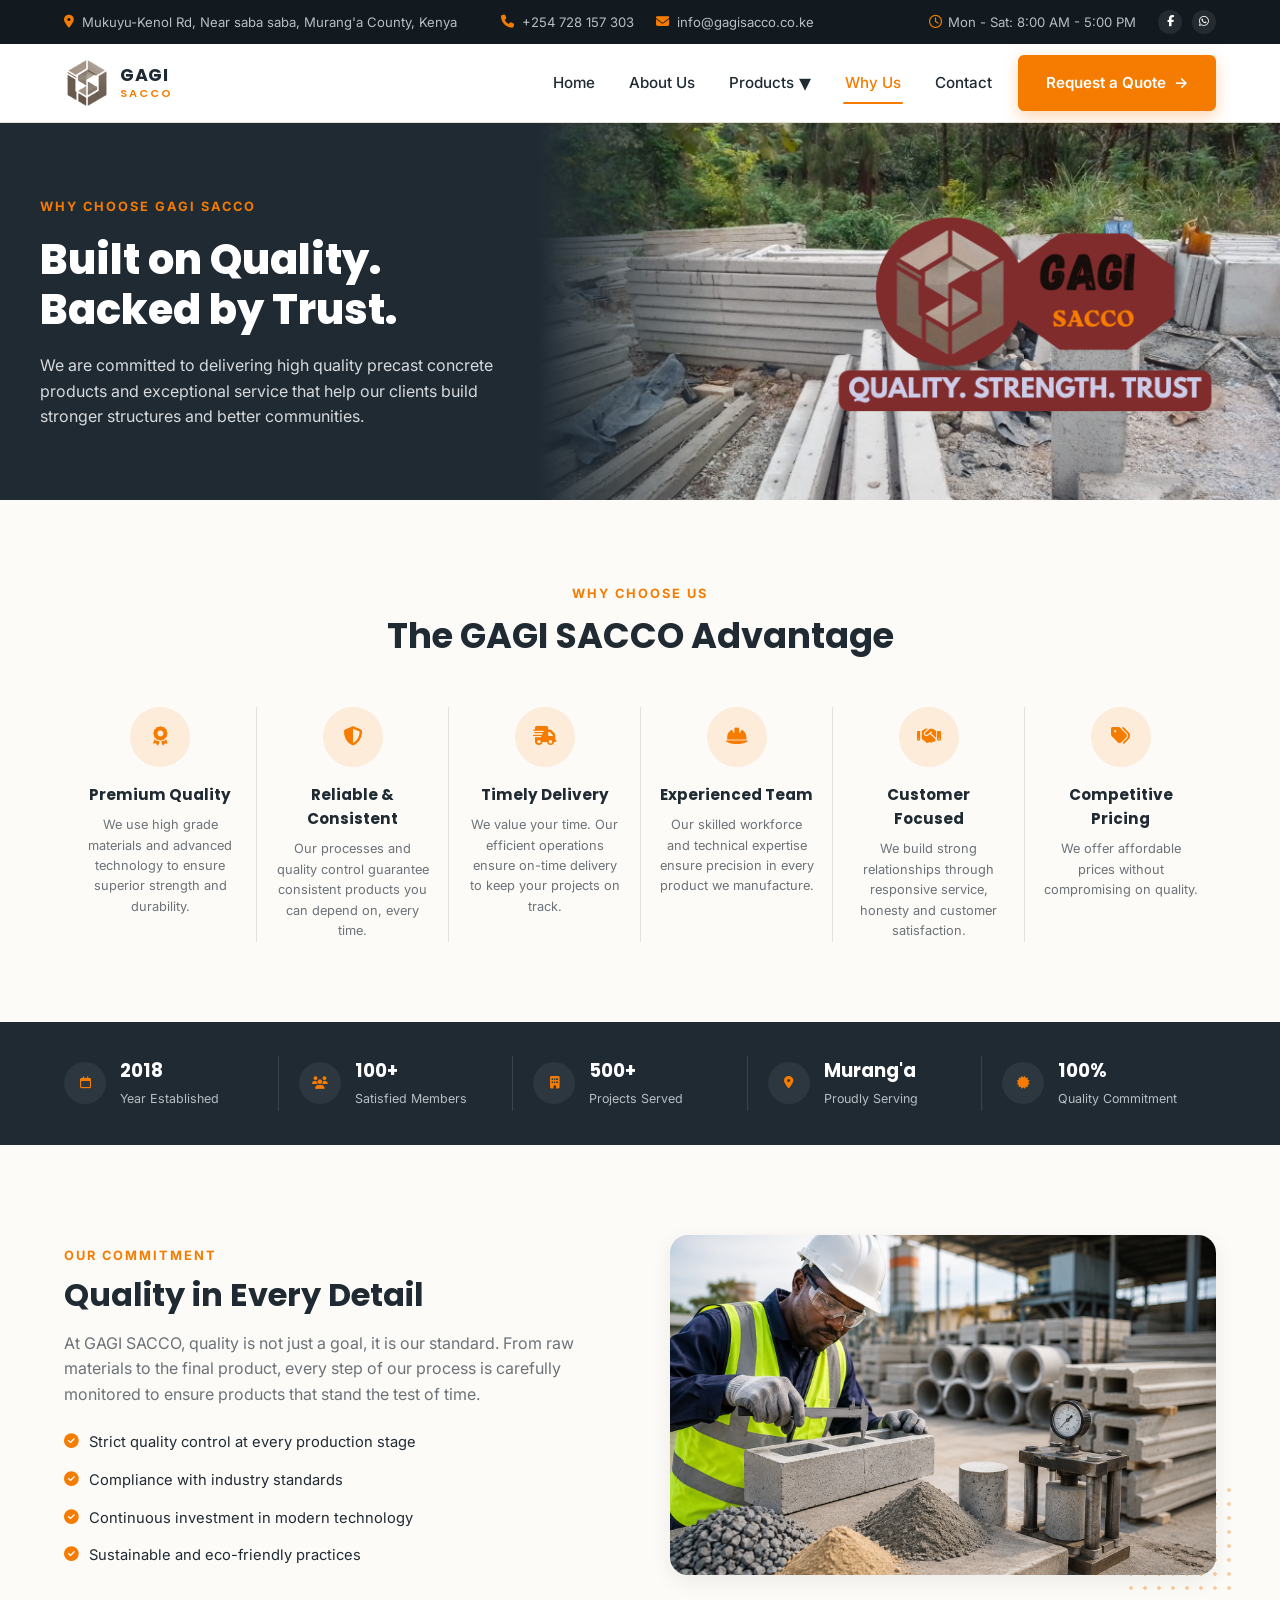
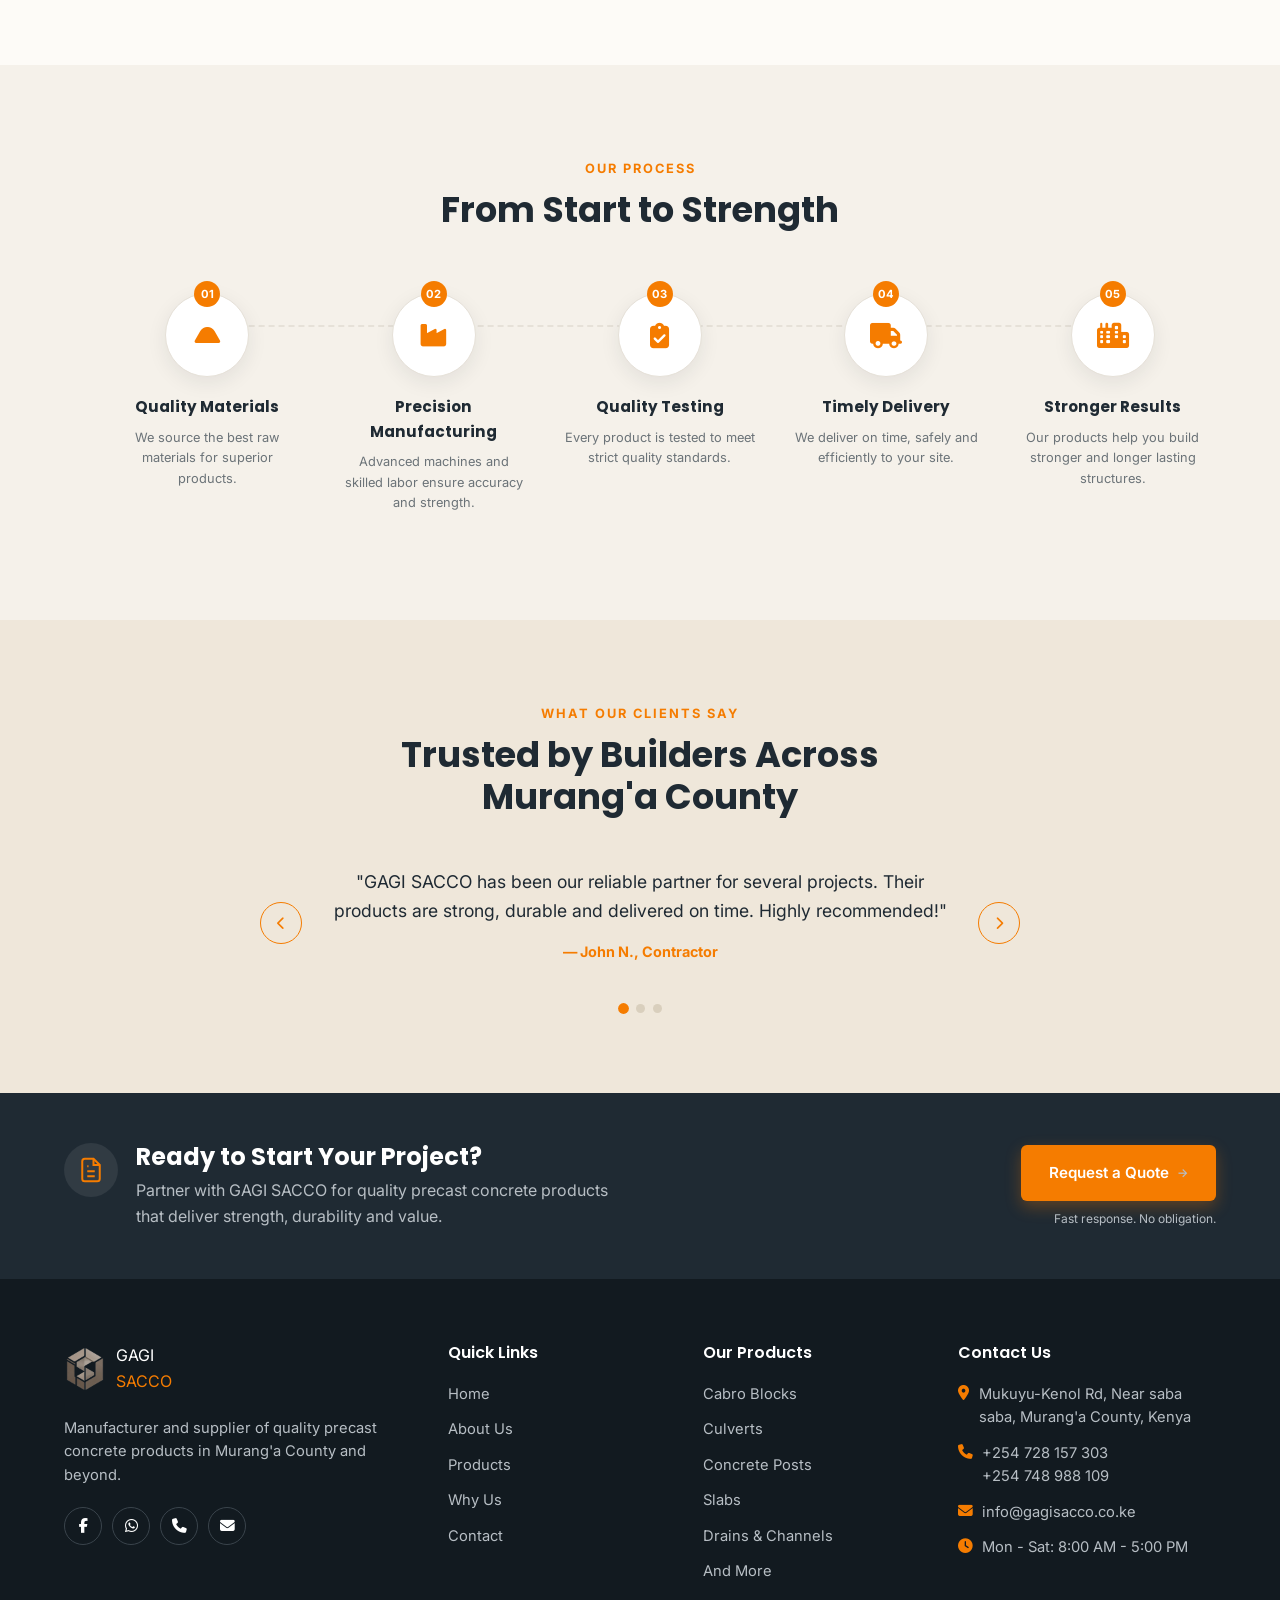
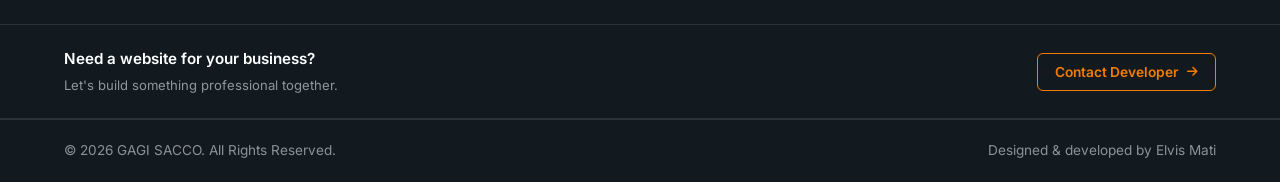
<file: why-us.html>
<!DOCTYPE html>
<html lang="en">
<head>
  <meta charset="UTF-8">
  <meta name="viewport" content="width=device-width, initial-scale=1.0">
  <title>Why Choose Us | GAGI SACCO</title>
  <meta name="description" content="See why contractors, builders and institutions across Murang'a County trust GAGI SACCO for quality precast concrete products.">

  <!-- Google Fonts: Poppins for headings, Inter for body text -->
  <link rel="preconnect" href="https://fonts.googleapis.com">
  <link href="https://fonts.googleapis.com/css2?family=Poppins:wght@500;600;700;800&family=Inter:wght@400;500;600;700&display=swap" rel="stylesheet">

  <!-- Font Awesome for icons -->
  <link rel="stylesheet" href="https://cdnjs.cloudflare.com/ajax/libs/font-awesome/6.5.1/css/all.min.css">

  <!-- Stylesheets: shared/global first, then page-specific, then responsive overrides last -->
  <link rel="stylesheet" href="css/style.css">
  <link rel="stylesheet" href="css/top-utility-bar.css">
  <link rel="stylesheet" href="css/why-us.css">
  <link rel="stylesheet" href="css/footer.css">
  <link rel="stylesheet" href="css/responsive.css">
</head>
<body>

  <!-- ============ TOP UTILITY BAR ============ -->
  <div class="top-bar">
    <div class="container top-bar-inner">

      <!-- FIXED LOCATION -->
      <div class="top-bar-location">
        <i class="fa-solid fa-location-dot" aria-hidden="true"></i>
        <span>Mukuyu-Kenol Rd, Near saba saba, Murang'a County, Kenya</span>
      </div>

      <!-- MOVING CONTENT -->
      <div class="top-bar-marquee">

        <div class="top-bar-marquee-content">

          <!-- Phone -->
          <div class="top-bar-phone">
            <i class="fa-solid fa-phone" aria-hidden="true"></i>
            <span>+254 728 157 303</span>
          </div>

          <!-- Email -->
          <div class="top-bar-email">
            <i class="fa-solid fa-envelope" aria-hidden="true"></i>
            <span>info@gagisacco.co.ke</span>
          </div>

          <!-- Business Hours -->
          <div class="top-bar-hours">
            <i class="fa-regular fa-clock" aria-hidden="true"></i>
            <span>Mon - Sat: 8:00 AM - 5:00 PM</span>
          </div>

          <!-- Social Icons -->
          <ul class="top-bar-social">

            <!-- Facebook -->
            <li>
              <a
                href="#"
                aria-label="Facebook"
              >
                <i class="fa-brands fa-facebook-f"></i>
              </a>
            </li>

            <!-- WhatsApp -->
            <li>
              <a
                href="https://wa.me/254728157303?text=Hello%20GAGI%20SACCO%2C%20I%20would%20like%20to%20make%20an%20inquiry%20about%20your%20precast%20concrete%20products."
                target="_blank"
                rel="noopener noreferrer"
                aria-label="WhatsApp"
              >
                <i class="fa-brands fa-whatsapp"></i>
              </a>
            </li>

          </ul>

        </div>

      </div>

    </div>
  </div>

  <!-- ============ HEADER / NAVIGATION ============ -->
  <header class="site-header">
    <div class="container header-inner">

      <!-- Logo -->
      <a href="index.html" class="logo">
        <img src="assets/logos/logonobg.png" alt="GAGI SACCO">
        <span class="logo-text">GAGI<br><span>SACCO</span></span>
      </a>

      <!-- Main nav -->
      <nav class="main-nav" id="main-nav">
        <ul>
          <li>
            <a href="index.html">Home</a>
          </li>

          <li>
            <a href="about.html">About Us</a>
          </li>

          <li class="has-dropdown">
            <a href="products.html">
              Products
              <span class="caret" aria-hidden="true">&#9662;</span>
            </a>

            <ul class="dropdown">
              <li>
                <a href="products.html#cabro">Cabro Blocks</a>
              </li>

              <li>
                <a href="products.html#culverts">Culverts</a>
              </li>

              <li>
                <a href="products.html#waffle-slabs">Waffle Slabs</a>
              </li>

              <li>
                <a href="products.html#slabs">Slabs</a>
              </li>

              <li class="dropdown-all">
                <a href="products.html">View All Products <span>→</span></a>
              </li>
            </ul>

          </li>

          <li>
            <a href="why-us.html" class="active">Why Us</a>
          </li>

          <li>
            <a href="contact.html">Contact</a>
          </li>
        </ul>
      </nav>

      <!-- Header CTA -->
      <a href="quote.html" class="btn btn-primary header-cta">
        Request a Quote
        <span aria-hidden="true">&rarr;</span>
      </a>

      <!-- Mobile hamburger toggle -->
      <button
        class="nav-toggle"
        id="nav-toggle"
        aria-label="Toggle navigation menu"
        aria-expanded="false"
        aria-controls="main-nav"
      >
        <span></span>
        <span></span>
        <span></span>
      </button>

    </div>
  </header>

  <main>

    <!-- ============ WHY US HERO ============ -->
    <section class="whyus-hero">
      <div class="container whyus-hero-inner">
        <div class="whyus-hero-content">
          <span class="eyebrow eyebrow-light">Why Choose GAGI SACCO</span>
          <h1>Built on Quality.<br>Backed by Trust.</h1>
          <p>We are committed to delivering high quality precast concrete products and exceptional service that help our clients build stronger structures and better communities.</p>
        </div>
      </div>
      <div class="whyus-hero-media">
        <img src="assets/images/gagi-banner.png" alt="GAGI SACCO precast concrete yard with production shed and silos">
      </div>
    </section>

    <!-- ============ THE GAGI SACCO ADVANTAGE ============ -->
    <section class="advantage-section">
      <div class="container">
        <div class="section-heading">
          <span class="eyebrow">Why Choose Us</span>
          <h2>The GAGI SACCO Advantage</h2>
        </div>

        <ul class="advantage-row">
          <li>
            <span class="advantage-icon" aria-hidden="true"><i class="fa-solid fa-award"></i></span>
            <strong>Premium Quality</strong>
            <p>We use high grade materials and advanced technology to ensure superior strength and durability.</p>
          </li>
          <li>
            <span class="advantage-icon" aria-hidden="true"><i class="fa-solid fa-shield-halved" aria-hidden="true"></i></span>
            <strong>Reliable &amp; Consistent</strong>
            <p>Our processes and quality control guarantee consistent products you can depend on, every time.</p>
          </li>
          <li>
            <span class="advantage-icon" aria-hidden="true"><i class="fa-solid fa-truck-fast"></i></span>
            <strong>Timely Delivery</strong>
            <p>We value your time. Our efficient operations ensure on-time delivery to keep your projects on track.</p>
          </li>
          <li>
            <span class="advantage-icon" aria-hidden="true"><i class="fa-solid fa-helmet-safety"></i></span>
            <strong>Experienced Team</strong>
            <p>Our skilled workforce and technical expertise ensure precision in every product we manufacture.</p>
          </li>
          <li>
            <span class="advantage-icon" aria-hidden="true"><i class="fa-solid fa-handshake"></i></span>
            <strong>Customer Focused</strong>
            <p>We build strong relationships through responsive service, honesty and customer satisfaction.</p>
          </li>
          <li>
            <span class="advantage-icon" aria-hidden="true"><i class="fa-solid fa-tags"></i></span>
            <strong>Competitive Pricing</strong>
            <p>We offer affordable prices without compromising on quality.</p>
          </li>
        </ul>
      </div>
    </section>

    <!-- ============ STATS STRIP (dark) ============ -->
    <section class="whyus-stats">
      <div class="container">
        <ul class="whyus-stats-row">
          <li>
            <span class="stat-icon" aria-hidden="true"><i class="fa-regular fa-calendar"></i></span>
            <div>
              <strong>2018</strong>
              <span>Year Established</span>
            </div>
          </li>
          <li>
            <span class="stat-icon" aria-hidden="true"><i class="fa-solid fa-users"></i></span>
            <div>
              <strong>100+</strong>
              <span>Satisfied Members</span>
            </div>
          </li>
          <li>
            <span class="stat-icon" aria-hidden="true"><i class="fa-solid fa-building"></i></span>
            <div>
              <strong>500+</strong>
              <span>Projects Served</span>
            </div>
          </li>
          <li>
            <span class="stat-icon" aria-hidden="true"><i class="fa-solid fa-location-dot"></i></span>
            <div>
              <strong>Murang'a</strong>
              <span>Proudly Serving</span>
            </div>
          </li>
          <li>
            <span class="stat-icon" aria-hidden="true"><i class="fa-solid fa-certificate"></i></span>
            <div>
              <strong>100%</strong>
              <span>Quality Commitment</span>
            </div>
          </li>
        </ul>
      </div>
    </section>

    <!-- ============ QUALITY IN EVERY DETAIL ============ -->
    <section class="quality-section">
      <div class="container quality-inner">
        <div class="quality-content">
          <span class="eyebrow">Our Commitment</span>
          <h2>Quality in Every Detail</h2>
          <p>At GAGI SACCO, quality is not just a goal, it is our standard. From raw materials to the final product, every step of our process is carefully monitored to ensure products that stand the test of time.</p>

          <ul class="quality-checklist">
            <li><i class="fa-solid fa-circle-check" aria-hidden="true"></i> Strict quality control at every production stage</li>
            <li><i class="fa-solid fa-circle-check" aria-hidden="true"></i> Compliance with industry standards</li>
            <li><i class="fa-solid fa-circle-check" aria-hidden="true"></i> Continuous investment in modern technology</li>
            <li><i class="fa-solid fa-circle-check" aria-hidden="true"></i> Sustainable and eco-friendly practices</li>
          </ul>
        </div>

        <div class="quality-media">
          <img src="assets/images/products/gagisite.png" alt="Stacked precast concrete blocks and culverts at GAGI SACCO yard">
          <span class="quality-dots" aria-hidden="true"></span>
        </div>
      </div>
    </section>

    <!-- ============ OUR PROCESS ============ -->
    <section class="process-section">
      <div class="container">
        <div class="section-heading">
          <span class="eyebrow">Our Process</span>
          <h2>From Start to Strength</h2>
        </div>

        <ol class="process-row">
          <li>
            <span class="process-number">01</span>
            <span class="process-icon" aria-hidden="true"><i class="fa-solid fa-mound"></i></span>
            <strong>Quality Materials</strong>
            <p>We source the best raw materials for superior products.</p>
          </li>
          <li>
            <span class="process-number">02</span>
            <span class="process-icon" aria-hidden="true"><i class="fa-solid fa-industry"></i></span>
            <strong>Precision Manufacturing</strong>
            <p>Advanced machines and skilled labor ensure accuracy and strength.</p>
          </li>
          <li>
            <span class="process-number">03</span>
            <span class="process-icon" aria-hidden="true"><i class="fa-solid fa-clipboard-check"></i></span>
            <strong>Quality Testing</strong>
            <p>Every product is tested to meet strict quality standards.</p>
          </li>
          <li>
            <span class="process-number">04</span>
            <span class="process-icon" aria-hidden="true"><i class="fa-solid fa-truck"></i></span>
            <strong>Timely Delivery</strong>
            <p>We deliver on time, safely and efficiently to your site.</p>
          </li>
          <li>
            <span class="process-number">05</span>
            <span class="process-icon" aria-hidden="true"><i class="fa-solid fa-city"></i></span>
            <strong>Stronger Results</strong>
            <p>Our products help you build stronger and longer lasting structures.</p>
          </li>
        </ol>
      </div>
    </section>

    <!-- ============ TESTIMONIALS ============ -->
    <section class="testimonials-section">
      <div class="container">
        <div class="section-heading">
          <span class="eyebrow">What Our Clients Say</span>
          <h2>Trusted by Builders Across Murang'a County</h2>
        </div>

        <div class="testimonial-carousel">
          <button class="testimonial-arrow testimonial-prev" id="testimonial-prev" aria-label="Previous testimonial">
            <i class="fa-solid fa-chevron-left" aria-hidden="true"></i>
          </button>

          <div class="testimonial-track" id="testimonial-track">
            <!-- Each slide is one testimonial; JS shows one at a time -->
            <blockquote class="testimonial-slide">
              <p>"GAGI SACCO has been our reliable partner for several projects. Their products are strong, durable and delivered on time. Highly recommended!"</p>
              <cite>&mdash; John N., Contractor</cite>
            </blockquote>
            <blockquote class="testimonial-slide">
              <p>"The quality of their cabro blocks and culverts is outstanding. We've used GAGI SACCO on every major job since 2021 without a single complaint."</p>
              <cite>&mdash; Mary W., Site Engineer</cite>
            </blockquote>
            <blockquote class="testimonial-slide">
              <p>"Professional, punctual and honest. GAGI SACCO's team helped us choose the right products and delivered exactly what our project needed."</p>
              <cite>&mdash; Peter K., Institution Procurement Officer</cite>
            </blockquote>
          </div>

          <button class="testimonial-arrow testimonial-next" id="testimonial-next" aria-label="Next testimonial">
            <i class="fa-solid fa-chevron-right" aria-hidden="true"></i>
          </button>
        </div>

        <div class="testimonial-dots" id="testimonial-dots">
          <button class="testimonial-dot active" data-index="0" aria-label="Show testimonial 1"></button>
          <button class="testimonial-dot" data-index="1" aria-label="Show testimonial 2"></button>
          <button class="testimonial-dot" data-index="2" aria-label="Show testimonial 3"></button>
        </div>
      </div>
    </section>

    <!-- ============ READY TO START CTA ============ -->
    <section class="cta-banner cta-banner-dark">
      <div class="container cta-inner">
        <div class="cta-text">
          <span class="cta-icon" aria-hidden="true">
            <svg width="30" height="30" viewBox="0 0 24 24" fill="none" stroke="currentColor" stroke-width="1.6"><path d="M14 3H7a2 2 0 0 0-2 2v14a2 2 0 0 0 2 2h10a2 2 0 0 0 2-2V8Z"/><path d="M14 3v5h5"/><path d="M9 13h6M9 17h6M9 9h1"/></svg>
          </span>
          <div>
            <h2>Ready to Start Your Project?</h2>
            <p>Partner with GAGI SACCO for quality precast concrete products that deliver strength, durability and value.</p>
          </div>
        </div>
        <div class="cta-action">
          <a href="quote.html" class="btn btn-primary">Request a Quote <span aria-hidden="true">&rarr;</span></a>
          <span>Fast response. No obligation.</span>
        </div>
      </div>
    </section>

  </main>

  <!-- ============ FOOTER ============ -->
  <footer class="site-footer">
    <div class="container footer-grid">

      <!-- Footer About -->
      <div class="footer-col footer-about">

        <a href="index.html" class="logo logo-footer">
          <img
            src="assets/logos/logonobg.png"
            alt="GAGI SACCO Logo"
            class="footer-logo-icon"
          >

          <span class="logo-text logo-text-light">
            GAGI<br>
            <span>SACCO</span>
          </span>
        </a>

        <p>
          Manufacturer and supplier of quality precast concrete products
          in Murang'a County and beyond.
        </p>

        <ul class="social-links">
          <li>
            <a
              href="#"
              aria-label="Facebook"
            >
              <i class="fa-brands fa-facebook-f"></i>
            </a>
          </li>

          <li>
            <a
              href="https://wa.me/254728157303?text=Hello%20GAGI%20SACCO%2C%20I%20would%20like%20to%20make%20an%20inquiry%20about%20your%20precast%20concrete%20products."
              target="_blank"
              rel="noopener noreferrer"
              aria-label="WhatsApp"
            >
              <i class="fa-brands fa-whatsapp"></i>
            </a>
          </li>

          <li>
            <a
              href="tel:+254728157303"
              aria-label="Phone"
            >
              <i class="fa-solid fa-phone"></i>
            </a>
          </li>

          <li>
            <a
              href="mailto:info@gagisacco.co.ke"
              aria-label="Email"
            >
              <i class="fa-solid fa-envelope"></i>
            </a>
          </li>
        </ul>
      </div>


      <!-- Quick Links -->
      <nav class="footer-col">
        <h4>Quick Links</h4>

        <ul>
          <li><a href="index.html">Home</a></li>
          <li><a href="about.html">About Us</a></li>
          <li><a href="products.html">Products</a></li>
          <li><a href="why-us.html">Why Us</a></li>
          <li><a href="contact.html">Contact</a></li>
        </ul>
      </nav>


      <!-- Products -->
      <nav class="footer-col">
        <h4>Our Products</h4>

        <ul>
          <li><a href="products.html#cabro">Cabro Blocks</a></li>
          <li><a href="products.html#culverts">Culverts</a></li>
          <li><a href="products.html">Concrete Posts</a></li>
          <li><a href="products.html#slabs">Slabs</a></li>
          <li><a href="products.html">Drains &amp; Channels</a></li>
          <li><a href="products.html">And More</a></li>
        </ul>
      </nav>


      <!-- Contact -->
      <div class="footer-col footer-contact">
        <h4>Contact Us</h4>

        <ul>
          <li>
            <i class="fa-solid fa-location-dot"></i>
            Mukuyu-Kenol Rd, Near saba saba, Murang'a County, Kenya
          </li>

          <li>
            <i class="fa-solid fa-phone"></i>
            <span>
              +254 728 157 303<br>
              +254 748 988 109
            </span>
          </li>

          <li>
            <i class="fa-solid fa-envelope"></i>
            info@gagisacco.co.ke
          </li>

          <li>
            <i class="fa-solid fa-clock"></i>
            Mon - Sat: 8:00 AM - 5:00 PM
          </li>
        </ul>
      </div>

    </div>


    <!-- Developer CTA -->
    <div class="developer-cta">
      <div class="container developer-cta-inner">

        <div class="developer-cta-text">
          <span class="developer-cta-label">
            Need a website for your business?
          </span>

          <span class="developer-cta-subtext">
            Let's build something professional together.
          </span>
        </div>

        <button
          type="button"
          class="developer-cta-button"
          id="developer-cta-button"
          aria-haspopup="dialog"
          aria-controls="developer-modal"
        >
          Contact Developer
          <i class="fa-solid fa-arrow-right" aria-hidden="true"></i>
        </button>

      </div>
    </div>


    <!-- Footer Bottom -->
    <div class="footer-bottom">
      <div class="container footer-bottom-inner">
        <p>
          &copy; 2026 GAGI SACCO. All Rights Reserved.
        </p>

        <p>
          Designed &amp; developed by Elvis Mati
        </p>
      </div>
    </div>

  </footer>


  <!-- ============ DEVELOPER CONTACT MODAL ============ -->
  <div
    class="developer-modal"
    id="developer-modal"
    role="dialog"
    aria-modal="true"
    aria-labelledby="developer-modal-title"
    hidden
  >
    <div class="developer-modal-overlay" data-modal-close></div>

    <div class="developer-modal-card">

      <button
        type="button"
        class="developer-modal-close"
        id="developer-modal-close"
        aria-label="Close developer contact options"
      >
        <i class="fa-solid fa-xmark"></i>
      </button>

      <div class="developer-modal-icon">
        <i class="fa-solid fa-code"></i>
      </div>

      <span class="eyebrow">Let's Work Together</span>

      <h2 id="developer-modal-title">
        Need a Website?
      </h2>

      <p>
        Get in touch with Elvis Mati to discuss your website,
        web development or digital project.
      </p>


      <div class="developer-contact-options">

        <!-- Call -->
        <a
          href="tel:+254700531854"
          class="developer-contact-option"
        >
          <span class="developer-option-icon">
            <i class="fa-solid fa-phone"></i>
          </span>

          <span class="developer-option-content">
            <strong>Call: +254 700 531 854</strong>
            <small>Speak directly with the developer</small>
          </span>

          <i class="fa-solid fa-chevron-right developer-option-arrow"></i>
        </a>


        <!-- WhatsApp -->
        <a
          href="https://wa.me/254700531854?text=Hello%20Elvis%2C%20I%20found%20your%20work%20through%20the%20GAGI%20SACCO%20website%20and%20I%20would%20like%20to%20discuss%20a%20website%20project."
          class="developer-contact-option"
          target="_blank"
          rel="noopener noreferrer"
        >
          <span class="developer-option-icon">
            <i class="fa-brands fa-whatsapp"></i>
          </span>

          <span class="developer-option-content">
            <strong>WhatsApp</strong>
            <small>Send a message on WhatsApp</small>
          </span>

          <i class="fa-solid fa-chevron-right developer-option-arrow"></i>
        </a>


        <!-- Pricing -->
        <a
          href="pricing.html"
          class="developer-contact-option"
        >
          <span class="developer-option-icon">
            <i class="fa-solid fa-tags"></i>
          </span>

          <span class="developer-option-content">
            <strong>View Website Pricing</strong>
            <small>Explore website packages and pricing</small>
          </span>

          <i class="fa-solid fa-chevron-right developer-option-arrow"></i>
        </a>

      </div>

    </div>
  </div>

  <script src="js/main.js"></script>
</body>
</html>
</file>
<file: css/style.css>
/* =========================================================
   GAGI SACCO — style.css
   Shared/global styles: resets, tokens, typography, buttons,
   header/nav. Loaded on every page.
========================================================= */

/* ---------- Design tokens ---------- */
:root {
  --color-orange: #F57C00;
  --color-orange-dark: #D96900;
  --color-dark: #1F2A33;
  --color-dark-2: #121A20;
  --color-grey: #6B7378;
  --color-grey-light: #F5F1EA;
  --color-bg: #FDFBF7;
  --color-white: #FFFFFF;
  --color-border: #E6E1D8;

  --font-heading: 'Poppins', sans-serif;
  --font-body: 'Inter', sans-serif;

  --container-width: 1200px;
  --radius-sm: 6px;
  --radius-md: 10px;
  --radius-lg: 18px;
  --shadow-card: 0 6px 20px rgba(31, 42, 51, 0.08);
  --transition: 0.25s ease;
}

/* ---------- Reset ---------- */
*, *::before, *::after { box-sizing: border-box; }
html { scroll-behavior: smooth; }
body {
  margin: 0;
  font-family: var(--font-body);
  color: var(--color-dark);
  background: var(--color-bg);
  line-height: 1.6;
  -webkit-font-smoothing: antialiased;
}
img { max-width: 100%; display: block; }
a { text-decoration: none; color: inherit; }
ul { list-style: none; margin: 0; padding: 0; }
h1, h2, h3, h4 { font-family: var(--font-heading); margin: 0; line-height: 1.2; }
p { margin: 0; }
button { font-family: inherit; cursor: pointer; }

.container {
  width: 100%;
  max-width: var(--container-width);
  margin: 0 auto;
  padding: 0 24px;
}

/* ---------- Buttons ---------- */
.btn {
  display: inline-flex;
  align-items: center;
  gap: 8px;
  padding: 14px 26px;
  border-radius: var(--radius-sm);
  font-weight: 600;
  font-size: 0.95rem;
  white-space: nowrap;
  transition: transform var(--transition), background var(--transition), color var(--transition), box-shadow var(--transition);
  border: 2px solid transparent;
}
.btn-primary {
  background: var(--color-orange);
  color: var(--color-white);
  box-shadow: 0 6px 16px rgba(245, 124, 0, 0.3);
}
.btn-primary:hover {
  background: var(--color-orange-dark);
  transform: translateY(-2px);
}
.btn-outline {
  background: transparent;
  border-color: var(--color-dark);
  color: var(--color-dark);
}
.btn-outline:hover {
  background: var(--color-dark);
  color: var(--color-white);
  transform: translateY(-2px);
}
/* Outline button on dark backgrounds needs a light border */
.btn-outline-light {
  background: transparent;
  border-color: var(--color-white);
  color: var(--color-white);
}
.btn-outline-light:hover {
  background: var(--color-white);
  color: var(--color-dark);
  transform: translateY(-2px);
}

/* ==========================================================================
   GAGI SACCO — HEADER & NAVIGATION
   Scoped only to the header
   ========================================================================== */

.site-header {
  position: sticky;
  top: 0;
  z-index: 1000;
  width: 100%;
  background: var(--color-white);
  border-bottom: 1px solid var(--color-border);
}

/* ---------- Header Layout ---------- */

.site-header .header-inner {
  display: flex;
  align-items: center;
  justify-content: space-between;
  gap: 24px;
  min-height: 78px;
  padding-top: 10px;
  padding-bottom: 10px;
}


/* ---------- Logo ---------- */

.site-header .logo {
  display: flex;
  align-items: center;
  gap: 10px;
  flex-shrink: 0;
  text-decoration: none;
}

.site-header .logo img {
  display: block;
  width: 46px;
  height: 46px;
  object-fit: contain;
  flex-shrink: 0;
}

.site-header .logo-text {
  font-family: var(--font-heading);
  font-weight: 700;
  font-size: 1.1rem;
  line-height: 1;
  color: var(--color-dark);
  letter-spacing: 0.5px;
}

.site-header .logo-text span {
  display: block;
  margin-top: 3px;
  font-size: 0.7rem;
  font-weight: 600;
  color: var(--color-orange);
  letter-spacing: 2px;
}


/* ==========================================================================
   MAIN NAVIGATION
   ========================================================================== */

.site-header .main-nav {
  margin-left: auto;
}

.site-header .main-nav > ul {
  display: flex;
  align-items: center;
  gap: 30px;
  margin: 0;
  padding: 0;
  list-style: none;
}

.site-header .main-nav li {
  position: relative;
  margin: 0;
  padding: 0;
  list-style: none;
}

.site-header .main-nav > ul > li > a {
  display: inline-flex;
  align-items: center;
  gap: 5px;
  position: relative;

  padding: 8px 2px;

  color: var(--color-dark);
  font-size: 0.95rem;
  font-weight: 500;
  line-height: 1.2;
  text-decoration: none;
  white-space: nowrap;

  transition: color 0.2s ease;
}

.site-header .main-nav > ul > li > a:hover,
.site-header .main-nav > ul > li > a.active {
  color: var(--color-orange);
}


/* ---------- Active Page Indicator ---------- */

.site-header .main-nav > ul > li > a.active::after {
  content: "";
  position: absolute;
  left: 0;
  right: 0;
  bottom: -4px;

  height: 2px;

  background: var(--color-orange);
  border-radius: 2px;
}


/* ==========================================================================
   PRODUCTS DROPDOWN
   ========================================================================== */

.site-header .has-dropdown {
  position: relative;
}

.site-header .caret {
  display: inline-block;
  font-size: 1.5rem;
  line-height: 1;
  transition: transform 0.2s ease;
}

.site-header .has-dropdown:hover .caret {
  transform: rotate(180deg);
}


/* Dropdown */

.site-header .dropdown {
  position: absolute;
  top: calc(100% + 12px);
  left: 50%;

  width: 220px;
  margin: 0;
  padding: 8px;

  background: var(--color-white);
  border: 1px solid var(--color-border);
  border-top: 3px solid var(--color-orange);
  border-radius: 0 0 var(--radius-md) var(--radius-md);

  box-shadow: var(--shadow-card);

  list-style: none;

  opacity: 0;
  visibility: hidden;
  pointer-events: none;

  transform: translate(-50%, 8px);

  transition:
    opacity 0.2s ease,
    visibility 0.2s ease,
    transform 0.2s ease;
}


/* Small invisible bridge between Products and dropdown */

.site-header .dropdown::before {
  content: "";
  position: absolute;
  top: -14px;
  left: 0;
  width: 100%;
  height: 14px;
}


/* Show dropdown */

.site-header .has-dropdown:hover > .dropdown,
.site-header .has-dropdown:focus-within > .dropdown {
  opacity: 1;
  visibility: visible;
  pointer-events: auto;
  transform: translate(-50%, 0);
}


/* Dropdown links */

.site-header .dropdown li a {
  display: flex;
  align-items: center;
  justify-content: space-between;

  width: 100%;
  box-sizing: border-box;

  padding: 10px 12px;

  color: var(--color-dark);
  font-size: 0.88rem;
  font-weight: 500;
  line-height: 1.3;
  text-decoration: none;

  border-radius: var(--radius-sm);

  transition:
    color 0.2s ease,
    background-color 0.2s ease;
}

.site-header .dropdown li a:hover {
  color: var(--color-orange);
  background: var(--color-grey-light);
}


/* View All Products */

.site-header .dropdown .dropdown-all {
  margin-top: 5px;
  padding-top: 5px;
  border-top: 1px solid var(--color-border);
}

.site-header .dropdown .dropdown-all a {
  color: var(--color-orange);
  font-weight: 700;
}


/* ==========================================================================
   HEADER CTA
   ========================================================================== */

.site-header .header-cta {
  flex-shrink: 0;
  white-space: nowrap;
}


/* ==========================================================================
   MOBILE NAV TOGGLE
   ========================================================================== */

.site-header .nav-toggle {
  display: none;

  width: 42px;
  height: 42px;
  padding: 0;

  align-items: center;
  justify-content: center;
  flex-direction: column;
  gap: 5px;

  background: transparent;
  border: 1px solid var(--color-border);
  border-radius: var(--radius-sm);

  cursor: pointer;
}

.site-header .nav-toggle span {
  display: block;

  width: 20px;
  height: 2px;

  background: var(--color-dark);
  border-radius: 2px;

  transition:
    transform 0.2s ease,
    opacity 0.2s ease,
    background-color 0.2s ease;
}

.site-header .nav-toggle:hover {
  border-color: var(--color-orange);
}

.site-header .nav-toggle:hover span {
  background: var(--color-orange);
}


/* Hamburger → X */

.site-header .nav-toggle.open span:nth-child(1) {
  transform: translateY(7px) rotate(45deg);
}

.site-header .nav-toggle.open span:nth-child(2) {
  opacity: 0;
}

.site-header .nav-toggle.open span:nth-child(3) {
  transform: translateY(-7px) rotate(-45deg);
}


/* ==========================================================================
   TABLET
   ========================================================================== */

@media (max-width: 1050px) {

  .site-header .header-inner {
    gap: 18px;
  }

  .site-header .main-nav > ul {
    gap: 20px;
  }

  .site-header .main-nav > ul > li > a {
    font-size: 0.9rem;
  }

  .site-header .header-cta {
    padding-left: 16px;
    padding-right: 16px;
  }
}


/* ==========================================================================
   MOBILE
   ========================================================================== */

@media (max-width: 768px) {

  .site-header .header-inner {
    min-height: 70px;
    gap: 12px;
  }


  /* Logo */

  .site-header .logo img {
    width: 42px;
    height: 42px;
  }

  .site-header .logo-text {
    font-size: 1rem;
  }

  .site-header .logo-text span {
    font-size: 0.65rem;
  }


  /* Hide desktop CTA */

  .site-header .header-cta {
    display: none;
  }


  /* Show hamburger */

  .site-header .nav-toggle {
    display: flex;
    flex-shrink: 0;
  }


  /* Mobile navigation panel */

  .site-header .main-nav {
    position: absolute;
    top: 100%;
    left: 0;
    right: 0;

    width: 100%;

    margin: 0;

    background: var(--color-white);
    border-bottom: 1px solid var(--color-border);

    box-shadow: 0 10px 25px rgba(48, 52, 59, 0.08);

    /* Hidden until JS opens it */
    display: none;
  }


  /* Your navigation JS should add this class */

  .site-header .main-nav.open {
    display: block;
  }


  /* Main mobile list */

  .site-header .main-nav > ul {
    display: flex;
    flex-direction: column;
    align-items: stretch;
    gap: 0;

    width: 100%;
    padding: 10px 20px 18px;
  }


  .site-header .main-nav > ul > li {
    width: 100%;
  }


  .site-header .main-nav > ul > li > a {
    display: flex;
    align-items: center;
    justify-content: space-between;

    width: 100%;
    box-sizing: border-box;

    padding: 13px 4px;

    font-size: 0.95rem;

    border-bottom: 1px solid var(--color-border);
  }


  /* Remove desktop active underline */

  .site-header .main-nav > ul > li > a.active::after {
    display: none;
  }


  /* Active mobile item */

  .site-header .main-nav > ul > li > a.active {
    color: var(--color-orange);
  }


  /* Products dropdown on mobile */

  .site-header .dropdown {
    position: static;

    width: 100%;
    box-sizing: border-box;

    margin: 0;
    padding: 4px 0 8px;

    background: var(--color-grey-light);

    border: none;
    border-left: 2px solid var(--color-orange);
    border-radius: 0;

    box-shadow: none;

    opacity: 1;
    visibility: visible;
    pointer-events: auto;

    transform: none;

    display: none;
  }


  /*
   * Allows the Products submenu to appear when the user
   * focuses/interacts with Products.
   */
  .site-header .has-dropdown:hover > .dropdown,
  .site-header .has-dropdown:focus-within > .dropdown {
    display: block;
  }


  .site-header .dropdown::before {
    display: none;
  }


  .site-header .dropdown li a {
    padding: 10px 14px;

    font-size: 0.87rem;

    border-radius: 0;
  }


  .site-header .dropdown .dropdown-all {
    margin-top: 4px;
    padding-top: 4px;
  }
}


/* ==========================================================================
   SMALL MOBILE
========================================================================== */

@media (max-width: 480px) {

  .site-header .header-inner {
    min-height: 64px;
  }

  .site-header .logo {
    gap: 8px;
  }

  .site-header .logo img {
    width: 38px;
    height: 38px;
  }

  .site-header .logo-text {
    font-size: 0.95rem;
  }

  .site-header .logo-text span {
    font-size: 0.6rem;
    letter-spacing: 1.5px;
  }

  .site-header .main-nav > ul {
    padding-left: 16px;
    padding-right: 16px;
  }
}
/* ---------- Shared section heading style ---------- */
.eyebrow {
  display: inline-block;
  color: var(--color-orange);
  font-weight: 700;
  font-size: 0.8rem;
  letter-spacing: 2px;
  text-transform: uppercase;
  margin-bottom: 10px;
}
.eyebrow-light { color: var(--color-orange); }

.section-heading {
  text-align: center;
  max-width: 620px;
  margin: 0 auto 50px;
}
.section-heading h2 {
  font-size: 2.2rem;
  font-weight: 700;
  margin-bottom: 10px;
}
.section-heading p {
  color: var(--color-grey);
  font-size: 1.05rem;
}
.section-cta { text-align: center; margin-top: 40px; }

/* ---------- Shared quote CTA banner (reused across pages) ---------- */
.cta-banner {
  background: var(--color-grey-light);
  padding: 50px 0;
}
.cta-inner {
  display: flex;
  align-items: center;
  justify-content: space-between;
  gap: 30px;
}
.cta-text {
  display: flex;
  align-items: flex-start;
  gap: 18px;
}
.cta-icon {
  width: 54px;
  height: 54px;
  border-radius: 50%;
  background: var(--color-white);
  color: var(--color-orange);
  display: flex;
  align-items: center;
  justify-content: center;
  flex-shrink: 0;
  box-shadow: var(--shadow-card);
}
.cta-text h2 { font-size: 1.5rem; font-weight: 700; margin-bottom: 6px; }
.cta-text p { color: var(--color-grey); max-width: 480px; }

/* Dark variant of the CTA banner, used on About page */
.cta-banner-dark {
  background: var(--color-dark);
}
.cta-banner-dark .cta-text h2 { color: var(--color-white); }
.cta-banner-dark .cta-text p { color: #B7BEC4; }
.cta-banner-dark .cta-icon { background: rgba(255,255,255,0.08); color: var(--color-orange); box-shadow: none; }
</file>
<file: css/top-utility-bar.css>
/* ==========================================================================
   TOP UTILITY BAR
   ========================================================================== */

.top-bar {
  background: var(--color-dark-2);
  color: #B7BEC4;
  font-size: 0.82rem;
}

.top-bar-inner {
  display: flex;
  align-items: center;
  padding: 10px 24px;
  gap: 0;
}


/* ==========================================================================
   LOCATION — FIXED
   ========================================================================== */

.top-bar-location {
  display: flex;
  align-items: center;
  gap: 8px;
  margin: 0;
  padding: 0;
  white-space: nowrap;
  flex-shrink: 0;
}

.top-bar-location i {
  color: var(--color-orange);
  flex-shrink: 0;
}


/* ==========================================================================
   RIGHT CONTENT — DESKTOP
   ========================================================================== */

.top-bar-marquee {
  display: flex;
  align-items: center;
  flex: 1;
  margin-left: 24px;
  overflow: hidden;
}


/*
 * IMPORTANT:
 * No animation or marquee is applied here.
 * Everything remains static on desktop.
 */

.top-bar-marquee-content {
  display: flex;
  align-items: center;
  width: 100%;
  gap: 22px;
}


/* ==========================================================================
   PHONE
   ========================================================================== */

.top-bar-phone {
  display: flex;
  align-items: center;
  gap: 8px;
  white-space: nowrap;
  flex-shrink: 0;
}

.top-bar-phone i {
  color: var(--color-orange);
}


/* ==========================================================================
   EMAIL
   ========================================================================== */

.top-bar-email {
  display: flex;
  align-items: center;
  gap: 8px;
  white-space: nowrap;
  flex-shrink: 0;
}

.top-bar-email i {
  color: var(--color-orange);
}


/* ==========================================================================
   BUSINESS HOURS
   ========================================================================== */

.top-bar-hours {
  display: flex;
  align-items: center;
  white-space: nowrap;

  /* Push hours toward the right */
  margin-left: auto;
}

.top-bar-hours i {
  color: var(--color-orange);
  margin-right: 6px;
}


/* ==========================================================================
   SOCIAL ICONS
   ========================================================================== */

.top-bar-social {
  display: flex;
  align-items: center;
  gap: 10px;
  margin: 0;
  padding: 0;
  flex-shrink: 0;
}

.top-bar-social li {
  display: flex;
  align-items: center;
  justify-content: center;
  margin: 0;
  padding: 0;
}

.top-bar-social a {
  width: 24px;
  height: 24px;

  padding: 0;
  margin: 0;

  border-radius: 50%;
  background: rgba(255, 255, 255, 0.08);

  display: flex;
  align-items: center;
  justify-content: center;

  color: var(--color-white);
  font-size: 0.7rem;
  line-height: 1;

  transition:
    background var(--transition),
    color var(--transition);
}


/* Precisely center Font Awesome icons */

.top-bar-social a i {
  display: flex;
  align-items: center;
  justify-content: center;

  width: 1em;
  height: 1em;

  margin: 0;
  padding: 0;

  line-height: 1;
}


/* Hover */

.top-bar-social a:hover {
  background: var(--color-orange);
  color: #FFFFFF;
}

.top-bar-social a:hover i {
  color: #FFFFFF !important;
}

/* ==========================================================================
   MOBILE TOP UTILITY BAR
   ========================================================================== */

@media (max-width: 768px) {

  /* --------------------------------------------------
     MAIN UTILITY BAR
     -------------------------------------------------- */

  .top-bar-inner {
    display: flex !important;
    flex-direction: column !important;
    align-items: stretch !important;

    width: 100%;
    padding: 8px 16px !important;

    gap: 8px !important;
  }


  /* --------------------------------------------------
     LOCATION — FULL WIDTH
     -------------------------------------------------- */

  .top-bar-location {
    display: flex !important;
    align-items: flex-start !important;

    width: 100% !important;
    max-width: 100% !important;

    margin: 0 !important;
    padding: 0 !important;

    gap: 8px !important;

    flex: 0 0 auto !important;
    flex-shrink: 1 !important;

    white-space: normal !important;

    overflow: visible !important;
  }

  .top-bar-location i {
    flex: 0 0 auto !important;
    flex-shrink: 0 !important;

    margin-top: 3px;
  }

  .top-bar-location span {
    display: block !important;

    width: auto !important;
    max-width: none !important;
    min-width: 0 !important;

    flex: 1 1 auto !important;

    white-space: normal !important;

    overflow: visible !important;
    text-overflow: clip !important;

    word-break: normal !important;
    overflow-wrap: break-word !important;

    line-height: 1.4;
  }


  /* --------------------------------------------------
     SECOND ROW — PHONE / EMAIL / HOURS
     -------------------------------------------------- */

  .top-bar-marquee {
    display: flex !important;
    align-items: center !important;

    width: 100% !important;
    max-width: 100% !important;

    margin-left: 0 !important;

    flex: 0 0 auto !important;

    overflow: hidden;
  }

  .top-bar-marquee-content {
    display: flex !important;
    align-items: center !important;

    width: 100% !important;

    gap: 18px !important;
  }

}
</file>
<file: css/home.css>
/* =========================================================
   GAGI SACCO — home.css
   Homepage-specific sections: hero, products grid,
   why-choose-us, quote CTA banner.
========================================================= */

/* ---------- Hero ---------- */
.hero {
  background: var(--color-grey-light);
  overflow: hidden;
}
.hero-inner {
  display: grid;
  grid-template-columns: 1fr 1fr;
  align-items: center;
  gap: 50px;
  padding-top: 70px;
  padding-bottom: 70px;
}
.hero-content h1 {
  font-size: 3rem;
  font-weight: 800;
  color: var(--color-dark);
  margin-bottom: 20px;
}
.text-accent { color: var(--color-orange); }
.hero-text {
  color: var(--color-grey);
  font-size: 1.05rem;
  max-width: 480px;
  margin-bottom: 30px;
}
.hero-buttons {
  display: flex;
  gap: 16px;
  margin-bottom: 46px;
}
.hero-features {
  display: flex;
  gap: 34px;
}
.hero-features li {
  display: flex;
  align-items: flex-start;
  gap: 10px;
  max-width: 160px;
}
.hero-feature-icon {
  color: var(--color-orange);
  flex-shrink: 0;
  margin-top: 2px;
}
.hero-features strong {
  display: block;
  font-size: 0.9rem;
  font-weight: 700;
  color: var(--color-dark);
}
.hero-features span {
  font-size: 0.8rem;
  color: var(--color-grey);
}
.hero-media img {
  border-radius: var(--radius-lg);
  box-shadow: var(--shadow-card);
  width: 100%;
  height: 460px;
  object-fit: cover;
}

/* ---------- Products grid ---------- */
.products-section {
  padding: 90px 0;
  background: var(--color-grey-light);
}
.products-grid {
  display: grid;
  grid-template-columns: repeat(6, 1fr);
  gap: 20px;
}
.product-card {
  background: var(--color-white);
  border-radius: var(--radius-md);
  overflow: hidden;
  box-shadow: var(--shadow-card);
  transition: transform var(--transition), box-shadow var(--transition);
}
.product-card:hover {
  transform: translateY(-6px);
  box-shadow: 0 14px 30px rgba(31, 42, 51, 0.14);
}
.product-card img {
  width: 100%;
  height: 130px;
  object-fit: cover;
}
.product-card h3 {
  font-size: 0.85rem;
  font-weight: 600;
  text-align: center;
  padding: 12px 8px;
  border-top: 2px solid var(--color-orange);
}
.product-card h3 span {
  display: block;
  font-weight: 400;
  font-size: 0.75rem;
  color: var(--color-grey);
}

/* ---------- Why choose us (dark section) ---------- */
.why-section {
  background: var(--color-dark);
  color: var(--color-white);
  padding: 90px 0;
}
.why-inner {
  display: grid;
  grid-template-columns: 1fr 1fr;
  gap: 60px;
  align-items: center;
}
.why-content h2 {
  font-size: 2.3rem;
  font-weight: 700;
  margin-bottom: 18px;
}
.why-content p {
  color: #B7BEC4;
  max-width: 460px;
  margin-bottom: 34px;
}
.why-features {
  display: grid;
  grid-template-columns: repeat(4, auto);
  gap: 24px;
}
.why-features li {
  display: flex;
  flex-direction: column;
  align-items: flex-start;
  gap: 12px;
  font-size: 0.85rem;
  font-weight: 600;
}
.why-icon {
  width: 54px;
  height: 54px;
  border-radius: 50%;
  border: 1.5px solid var(--color-orange);
  color: var(--color-orange);
  display: flex;
  align-items: center;
  justify-content: center;
}
.why-media {
  position: relative;
}
.why-media img {
  border-radius: var(--radius-lg);
  width: 100%;
  height: 380px;
  object-fit: cover;
}
.why-badge {
  position: absolute;
  left: 24px;
  bottom: -24px;
  background: var(--color-orange);
  color: var(--color-white);
  border-radius: var(--radius-md);
  padding: 16px 18px;
  display: flex;
  align-items: center;
  gap: 12px;
  max-width: 320px;
  font-size: 0.85rem;
  font-weight: 600;
  box-shadow: 0 12px 24px rgba(0,0,0,0.25);
}
.why-badge-star { font-size: 1.4rem; flex-shrink: 0; }

/* ---------- Quote CTA banner ---------- */
.cta-banner {
  background: var(--color-grey-light);
  padding: 50px 0;
}
.cta-inner {
  display: flex;
  align-items: center;
  justify-content: space-between;
  gap: 30px;
}
.cta-text {
  display: flex;
  align-items: flex-start;
  gap: 18px;
}
.cta-icon {
  width: 54px;
  height: 54px;
  border-radius: 50%;
  background: var(--color-white);
  color: var(--color-orange);
  display: flex;
  align-items: center;
  justify-content: center;
  flex-shrink: 0;
  box-shadow: var(--shadow-card);
}
.cta-text h2 { font-size: 1.5rem; font-weight: 700; margin-bottom: 6px; }
.cta-text p { color: var(--color-grey); max-width: 480px; }
</file>
<file: css/footer.css>
/* ==========================================================================
   GAGI SACCO — FOOTER
   ========================================================================== */

.site-footer {
  background: var(--color-dark-2);
  color: #C7CCD1;
  padding-top: 64px;
}


/* ==========================================================================
   FOOTER GRID
   ========================================================================== */

.footer-grid {
  display: grid;
  grid-template-columns: 1.6fr 1fr 1fr 1.2fr;
  gap: 40px;
  padding-bottom: 40px;
}

.footer-col h4 {
  color: var(--color-white);
  font-size: 1rem;
  font-weight: 600;
  margin-bottom: 20px;
}

.footer-col ul {
  display: flex;
  flex-direction: column;
  gap: 12px;
}

.footer-col ul li a,
.footer-col ul li {
  font-size: 0.92rem;
  color: #B7BEC4;
  transition: color var(--transition);
  display: flex;
  align-items: flex-start;
  gap: 10px;
}

.footer-col ul li a:hover {
  color: var(--color-orange);
}

.footer-contact ul li i {
  color: var(--color-orange);
  margin-top: 3px;
  width: 14px;
}


/* ==========================================================================
   FOOTER ABOUT / LOGO
   ========================================================================== */

.footer-about p {
  font-size: 0.92rem;
  margin: 18px 0 20px;
  color: #B7BEC4;
}

.logo-footer {
  display: inline-flex;
  align-items: center;
  gap: 10px;
  margin-bottom: 4px;
}

.footer-logo-icon {
  width: 42px;
  height: 42px;
  object-fit: contain;
  display: block;
}

.logo-text-light {
  color: var(--color-white);
}

.logo-text-light span {
  color: var(--color-orange);
}


/* ==========================================================================
   SOCIAL LINKS
   ========================================================================== */

.footer-about .social-links {
  display: flex !important;
  flex-direction: row !important;
  align-items: center !important;
  gap: 10px !important;
  margin: 0;
  padding: 0;
}

.footer-about .social-links li {
  display: flex !important;
  align-items: center !important;
  justify-content: center !important;
  margin: 0;
  padding: 0;
}

.footer-about .social-links li a {
  width: 38px !important;
  height: 38px !important;

  display: flex !important;
  align-items: center !important;
  justify-content: center !important;

  padding: 0 !important;
  margin: 0 !important;

  border-radius: 50%;
  border: 1px solid #3A444C;

  color: var(--color-white);

  line-height: 1 !important;
  gap: 0 !important;

  transition:
    background var(--transition),
    border-color var(--transition),
    color var(--transition),
    transform var(--transition);
}

.footer-about .social-links li a i {
  display: block !important;
  width: auto !important;
  height: auto !important;

  margin: 0 !important;
  padding: 0 !important;

  line-height: 1 !important;
}

/* Hover */
.footer-about .social-links li a:hover {
  background: var(--color-orange);
  border-color: var(--color-orange);
  color: var(--color-white);
  transform: translateY(-2px);
}


/* ==========================================================================
   DEVELOPER CTA
   ========================================================================== */

.developer-cta {
  border-top: 1px solid #2B333A;
  border-bottom: 1px solid #2B333A;
  padding: 22px 0;
}

.developer-cta-inner {
  display: flex;
  align-items: center;
  justify-content: space-between;
  gap: 24px;
}

.developer-cta-text {
  display: flex;
  flex-direction: column;
  gap: 4px;
}

.developer-cta-label {
  color: var(--color-white);
  font-size: 0.95rem;
  font-weight: 600;
}

.developer-cta-subtext {
  color: #8F979E;
  font-size: 0.82rem;
}

.developer-cta-button {
  display: inline-flex;
  align-items: center;
  gap: 9px;
  border: 1px solid var(--color-orange);
  background: transparent;
  color: var(--color-orange);
  padding: 10px 17px;
  border-radius: 6px;
  font-family: inherit;
  font-size: 0.86rem;
  font-weight: 600;
  cursor: pointer;

  transition:
    background var(--transition),
    color var(--transition),
    transform var(--transition);
}

.developer-cta-button:hover {
  background: var(--color-orange);
  color: var(--color-white);
  transform: translateY(-1px);
}

.developer-cta-button i {
  font-size: 0.75rem;
}


/* ==========================================================================
   DEVELOPER CONTACT MODAL
   ========================================================================== */

.developer-modal {
  position: fixed;
  inset: 0;
  z-index: 9999;

  display: flex;
  align-items: center;
  justify-content: center;

  padding: 20px;
}

.developer-modal[hidden] {
  display: none;
}

.developer-modal-overlay {
  position: absolute;
  inset: 0;

  background: rgba(10, 14, 17, 0.72);

  backdrop-filter: blur(4px);
  -webkit-backdrop-filter: blur(4px);
}

.developer-modal-card {
  position: relative;
  z-index: 1;

  width: min(100%, 460px);

  background: var(--color-white);
  border-radius: 12px;

  padding: 34px;

  box-shadow: 0 24px 70px rgba(0, 0, 0, 0.28);

  animation: developerModalIn 0.22s ease-out;
}

@keyframes developerModalIn {
  from {
    opacity: 0;
    transform: translateY(15px) scale(0.98);
  }

  to {
    opacity: 1;
    transform: translateY(0) scale(1);
  }
}


/* ==========================================================================
   MODAL CLOSE BUTTON
   ========================================================================== */

.developer-modal-close {
  position: absolute;
  top: 16px;
  right: 16px;

  width: 36px;
  height: 36px;

  border: 1px solid #E1E5E8;
  border-radius: 50%;

  background: #F7F8F9;
  color: var(--color-dark-2);

  display: flex;
  align-items: center;
  justify-content: center;

  cursor: pointer;

  transition:
    background var(--transition),
    color var(--transition),
    border-color var(--transition);
}

.developer-modal-close:hover {
  background: var(--color-dark-2);
  color: var(--color-white);
  border-color: var(--color-dark-2);
}


/* ==========================================================================
   MODAL ICON
   ========================================================================== */

.developer-modal-icon {
  width: 52px;
  height: 52px;

  border-radius: 10px;

  background: rgba(245, 124, 0, 0.1);
  color: var(--color-orange);

  display: flex;
  align-items: center;
  justify-content: center;

  font-size: 1.25rem;

  margin-bottom: 18px;
}

.developer-modal-card .eyebrow {
  display: inline-block;
  margin-bottom: 7px;
}

.developer-modal-card h2 {
  margin-bottom: 10px;
  color: var(--color-dark-2);
}

.developer-modal-card > p {
  color: #6E777E;
  font-size: 0.9rem;
  line-height: 1.65;
  margin-bottom: 24px;
}


/* ==========================================================================
   CONTACT OPTIONS
   ========================================================================== */

.developer-contact-options {
  display: flex;
  flex-direction: column;
  gap: 10px;
}

.developer-contact-option {
  display: flex;
  align-items: center;
  gap: 13px;

  padding: 13px;

  border: 1px solid #E2E6E9;
  border-radius: 8px;

  color: var(--color-dark-2);
  background: #FFFFFF;

  transition:
    border-color var(--transition),
    background var(--transition),
    transform var(--transition);
}

.developer-contact-option:hover {
  border-color: var(--color-orange);
  background: #FFF9F4;
  transform: translateX(2px);
}

.developer-option-icon {
  width: 40px;
  height: 40px;
  flex: 0 0 40px;

  border-radius: 7px;

  background: #F1F3F4;
  color: var(--color-dark-2);

  display: flex;
  align-items: center;
  justify-content: center;
}

.developer-contact-option:hover .developer-option-icon {
  background: var(--color-orange);
  color: var(--color-white);
}

.developer-option-content {
  min-width: 0;
  flex: 1;

  display: flex;
  flex-direction: column;
  gap: 2px;
}

.developer-option-content strong {
  font-size: 0.88rem;
  font-weight: 600;
}

.developer-option-content small {
  color: #7B848B;
  font-size: 0.76rem;
}

.developer-option-arrow {
  color: #A3AAB0;
  font-size: 0.7rem;
}

.developer-contact-option:hover .developer-option-arrow {
  color: var(--color-orange);
}


/* ==========================================================================
   FOOTER BOTTOM
   ========================================================================== */

.footer-bottom {
  border-top: 1px solid #2B333A;
  padding: 20px 0;
}

.footer-bottom-inner {
  display: flex;
  justify-content: space-between;
  gap: 20px;

  font-size: 0.85rem;
  color: #8B9299;
}


/* ==========================================================================
   MODAL BODY LOCK
   ========================================================================== */

body.modal-open {
  overflow: hidden;
}


/* ==========================================================================
   MOBILE FOOTER
   ========================================================================== */

@media (max-width: 768px) {

  .site-footer {
    padding-top: 50px;
  }

  .footer-grid {
    grid-template-columns: 1fr;
    gap: 35px;
  }

  .developer-cta-inner {
    flex-direction: column;
    align-items: flex-start;
  }

  .developer-cta-button {
    width: 100%;
    justify-content: center;
  }

  .footer-bottom-inner {
    flex-direction: column;
    text-align: center;
    gap: 8px;
  }
}


/* ==========================================================================
   SMALL MOBILE
   ========================================================================== */

@media (max-width: 480px) {

  .developer-modal {
    padding: 14px;
  }

  .developer-modal-card {
    padding: 28px 20px;
  }

  .footer-logo-icon {
    width: 40px;
    height: 40px;
  }
}
</file>
<file: css/responsive.css>
/* =========================================================
   GAGI SACCO — responsive.css
   Breakpoints: tablet (<=1024px), mobile (<=640px).
   Loaded last on every page so its rules take priority.
   Organized by page: shared/header rules first, then
   home.html rules, then about.html rules, etc.
========================================================= */

/* =====================================================
   SHARED (header, footer, buttons) — applies to all pages
===================================================== */

/* ---------- Tablet ---------- */
@media (max-width: 1024px) {
  .footer-grid { grid-template-columns: 1fr 1fr; row-gap: 40px; }
  .cta-inner { flex-direction: column; align-items: flex-start; }
}

/* ---------- Mobile nav (hamburger) ---------- */
@media (max-width: 768px) {
  .nav-toggle { display: flex; }

  .main-nav {
    position: fixed;
    top: 0;
    right: 0;
    height: 100vh;
    width: min(300px, 80vw);
    background: var(--color-white);
    box-shadow: -6px 0 24px rgba(0,0,0,0.12);
    transform: translateX(100%);
    transition: transform var(--transition);
    padding: 90px 30px 30px;
    z-index: 99;
  }
  .main-nav.open { transform: translateX(0); }
  .main-nav ul { flex-direction: column; align-items: flex-start; gap: 22px; }
  .dropdown {
    position: static;
    opacity: 1;
    visibility: visible;
    transform: none;
    box-shadow: none;
    display: none;
    margin-top: 10px;
    padding-left: 10px;
  }
  .has-dropdown.open .dropdown { display: block; }

  .header-cta { display: none; }

  /* ==========================================================================
   MOBILE PRODUCTS DROPDOWN — POSITION FIX
   ========================================================================== */

  .site-header .has-dropdown {
    position: static;
  }

  .site-header .has-dropdown > .dropdown {
    position: static;

    left: auto;
    right: auto;
    top: auto;

    width: 100%;
    max-width: 100%;

    margin: 0;
    padding: 4px 0 8px;

    transform: none !important;

    box-sizing: border-box;
  }
}

/* ---------- Mobile ---------- */
@media (max-width: 640px) {
  .section-heading h2 { font-size: 1.6rem; }
  .cta-text { flex-direction: column; }
  .footer-grid { grid-template-columns: 1fr; text-align: left; }
  .footer-bottom-inner { flex-direction: column; gap: 6px; text-align: center; }
}

/* =====================================================
   HOME PAGE (index.html)
===================================================== */

/* ---------- Tablet ---------- */
@media (max-width: 1024px) {
  .hero-inner { grid-template-columns: 1fr; gap: 40px; }
  .hero-media img { height: 340px; }
  .hero-features { flex-wrap: wrap; row-gap: 18px; }

  .products-grid { grid-template-columns: repeat(4, 1fr); }

  .why-inner { grid-template-columns: 1fr; }
  .why-media { margin-top: 20px; }
  .why-badge { position: static; margin-top: 20px; max-width: none; }
}

/* ---------- Mobile ---------- */
@media (max-width: 640px) {
  .hero-content h1 { font-size: 2.1rem; }
  .hero-buttons { flex-direction: column; }
  .hero-buttons .btn { width: 100%; justify-content: center; }
  .hero-features { flex-direction: column; gap: 16px; }
  .hero-media img { height: 220px; }

  .products-grid { grid-template-columns: repeat(2, 1fr); }

  .why-content h2 { font-size: 1.7rem; }
  .why-features { grid-template-columns: repeat(2, 1fr); }
}

/* =====================================================
   ABOUT PAGE (about.html)
===================================================== */

/* ---------- Tablet ---------- */
@media (max-width: 1024px) {
  .about-hero-inner { grid-template-columns: 1fr; }
  .about-hero-content { padding: 50px 24px; }
  .about-hero-media::before { display: none; }
  .about-hero-media { height: 260px; }

  .who-inner { grid-template-columns: 1fr; gap: 30px; }
  .who-media img { height: 260px; }
  .stats-row { grid-template-columns: repeat(2, 1fr); row-gap: 30px; }
  .stats-row li:nth-child(3) { border-left: none; }

  .values-row { grid-template-columns: repeat(2, 1fr); row-gap: 30px; }
  .values-row li:nth-child(3) { border-left: none; }

  .team-grid { grid-template-columns: repeat(2, 1fr); }

  .facilities-inner { grid-template-columns: 1fr; gap: 30px; }
  .facilities-media img { height: 260px; }
  .facilities-features { grid-template-columns: repeat(2, auto); row-gap: 20px; }
}

/* ---------- Mobile ---------- */
@media (max-width: 640px) {
  .about-hero-content h1 { font-size: 1.9rem; }

  .who-content h2 { font-size: 1.6rem; }
  .stats-row { grid-template-columns: repeat(2, 1fr); }

  .values-row { grid-template-columns: 1fr; }
  .values-row li { border-left: none; padding-left: 0; border-top: 1px solid #D9CFBD; padding-top: 20px; }
  .values-row li:first-child { border-top: none; padding-top: 0; }

  .team-grid { grid-template-columns: 1fr; }
  .team-card img { height: 220px; }

  .facilities-content h2 { font-size: 1.6rem; }
  .facilities-features { grid-template-columns: repeat(2, auto); }
}

/* =====================================================
   PRODUCTS PAGE (products.html)
===================================================== */

/* ---------- Tablet ---------- */
@media (max-width: 1024px) {
  .top-bar-info li:nth-child(3) { display: none; }

  .products-hero-media { width: 45%; }
  .products-hero-features { flex-wrap: wrap; row-gap: 18px; }

  .listing-inner { grid-template-columns: 1fr; }
  .products-sidebar { position: static; flex-direction: row; flex-wrap: wrap; }
  .help-card, .category-card, .delivery-card { flex: 1 1 260px; }

  .products-grid { grid-template-columns: repeat(3, 1fr); }

  .products-cta-inner { flex-direction: column; align-items: flex-start; gap: 24px; }
  .products-cta-action { align-items: flex-start; }
}

/* ---------- Mobile ---------- */
@media (max-width: 640px) {
  .top-bar-inner { flex-direction: column; align-items: flex-start; gap: 8px; }
  .top-bar-info { flex-direction: column; align-items: flex-start; gap: 6px; }
  .top-bar-right { width: 100%; justify-content: space-between; }

  .products-hero-media { position: static; width: 100%; height: 200px; margin-top: 24px; }
  .products-hero-media::before { display: none; }
  .products-hero-inner { padding-bottom: 30px; }
  .products-hero-content h1 { font-size: 2rem; }
  .products-hero-features { flex-direction: column; gap: 16px; }

  .products-sidebar { flex-direction: column; }

  .listing-header { flex-direction: column; align-items: flex-start; gap: 14px; }
  .products-grid { grid-template-columns: repeat(2, 1fr); gap: 14px; }

  .products-cta-features { flex-direction: column; gap: 18px; align-items: flex-start; }
}

/* =====================================================
   WHY US PAGE (why-us.html)
===================================================== */

/* ---------- Tablet ---------- */
@media (max-width: 1024px) {
  .whyus-hero-media { width: 45%; }

  .advantage-row { grid-template-columns: repeat(3, 1fr); row-gap: 40px; }
  .advantage-row li:nth-child(4) { border-left: none; }

  .whyus-stats-row { flex-wrap: wrap; row-gap: 24px; justify-content: flex-start; }
  .whyus-stats-row li { flex: 1 1 45%; border-left: none; padding-left: 0; }

  .quality-inner { grid-template-columns: 1fr; gap: 30px; }
  .quality-media img { height: 260px; }

  .process-row { grid-template-columns: repeat(3, 1fr); row-gap: 50px; }
  .process-row::before { display: none; }

  .cta-inner { flex-direction: column; align-items: flex-start; gap: 20px; }
  .cta-action { align-items: flex-start; }
}

/* ---------- Mobile ---------- */
@media (max-width: 640px) {
  .whyus-hero-media { position: static; width: 100%; height: 200px; margin-top: 24px; }
  .whyus-hero-media::before { display: none; }
  .whyus-hero-inner { padding-bottom: 30px; }
  .whyus-hero-content h1 { font-size: 2rem; }

  .advantage-row { grid-template-columns: repeat(2, 1fr); }
  .advantage-row li { border-left: none; padding: 0 8px; }

  .whyus-stats-row li { flex: 1 1 100%; }

  .quality-content h2 { font-size: 1.6rem; }

  .process-row { grid-template-columns: 1fr; row-gap: 34px; }

  .testimonial-carousel { gap: 12px; }
  .testimonial-slide p { font-size: 1rem; }
}

/* =====================================================
   CONTACT PAGE (contact.html)
===================================================== */

/* ---------- Tablet ---------- */
@media (max-width: 1024px) {
  .contact-hero-inner { grid-template-columns: 1fr; }
  .contact-hero-content { padding: 50px 24px; }
  .contact-hero-media::before { display: none; }
  .contact-hero-media { height: 240px; }

  .help-map-inner { grid-template-columns: 1fr; gap: 40px; }

  .form-inner { grid-template-columns: 1fr; }
  .form-row { grid-template-columns: 1fr; }
}

/* ---------- Mobile ---------- */
@media (max-width: 640px) {
  .contact-hero-content h1 { font-size: 1.9rem; }

  .help-content h2 { font-size: 1.5rem; }
  .map-note { flex-direction: column; align-items: flex-start; text-align: left; }
  .map-note .btn-sm { width: 100%; justify-content: center; }

  .form-card { padding: 26px 20px; }
  .form-card .btn { width: 100%; justify-content: center; }
}

/* =====================================================
   QUOTE PAGE (quote.html)
===================================================== */

/* ---------- Tablet ---------- */
@media (max-width: 1024px) {
  .quote-hero-media { width: 42%; }
  .quote-hero-features { flex-wrap: wrap; row-gap: 18px; }

  .quote-inner { grid-template-columns: 1fr; }
  .quote-sidebar { position: static; flex-direction: row; flex-wrap: wrap; }
  .why-quote-card, .popular-products-card, .need-help-card { flex: 1 1 280px; }

  .form-row { grid-template-columns: 1fr; }
}

/* ---------- Mobile ---------- */
@media (max-width: 640px) {
  .quote-hero-media { position: static; width: 100%; height: 200px; margin-top: 24px; }
  .quote-hero-media::before { display: none; }
  .quote-hero-inner { padding-bottom: 30px; }
  .quote-hero-content h1 { font-size: 2rem; }
  .quote-hero-features { flex-direction: column; gap: 16px; }

  .quote-sidebar { flex-direction: column; }

  .stepper-label { display: none; }
  .stepper::before { top: 18px; }

  .form-actions { flex-direction: column-reverse; align-items: stretch; }
  .form-actions .btn { width: 100%; justify-content: center; }
}

/* ==========================================================================
   MOBILE TOP BAR
   Fixed location + moving contact information
   ========================================================================== */

@media (max-width: 768px) {

  .top-bar {
    overflow: hidden;
    transition:
      transform 0.3s ease,
      opacity 0.3s ease;
  }

  /* Hide when scrolling down */
  .top-bar.scrolled-hidden {
    transform: translateY(-100%);
    opacity: 0;
    pointer-events: none;
  }


  /* --------------------------------------------------
     Main layout
     -------------------------------------------------- */

  .top-bar-inner {
    display: flex;
    align-items: center;
    width: 100%;
    padding: 8px 0;
    overflow: hidden;
    gap: 15px;
  }


  /* --------------------------------------------------
     FIXED LOCATION
     -------------------------------------------------- */

  .top-bar-location {
    display: flex;
    align-items: center;
    gap: 7px;

    flex-shrink: 0;

    padding-left: 16px;
    padding-right: 10px;

    max-width: 52%;

    color: #B7BEC4;
    white-space: nowrap;

    overflow: hidden;
  }

  .top-bar-location i {
    color: var(--color-orange);
    flex-shrink: 0;
  }

  .top-bar-location span {
    overflow: hidden;
    text-overflow: ellipsis;
    white-space: nowrap;
  }


  /* --------------------------------------------------
     MOVING AREA
     -------------------------------------------------- */

  .top-bar-marquee {
    flex: 1;
    min-width: 0;
    overflow: hidden;
  }

  .top-bar-marquee-content {
    display: inline-flex;
    align-items: center;

    gap: 24px;

    width: max-content;
    white-space: nowrap;

    animation: gagiTopBarMarquee 28s linear infinite;
  }


  /* --------------------------------------------------
     PHONE
     -------------------------------------------------- */

  .top-bar-phone {
    display: flex;
    align-items: center;
    gap: 7px;

    flex-shrink: 0;
  }

  .top-bar-phone i {
    color: var(--color-orange);
  }

  .top-bar-email i {
    color: var(--color-orange);
  }


  /* --------------------------------------------------
     BUSINESS HOURS
     -------------------------------------------------- */

  .top-bar-hours {
    display: flex;
    align-items: center;
    gap: 7px;

    flex-shrink: 0;
  }

  .top-bar-hours i {
    color: var(--color-orange);
  }


  /* --------------------------------------------------
     SOCIAL ICONS
     -------------------------------------------------- */

  .top-bar-social {
    display: flex;
    align-items: center;
    gap: 8px;

    margin: 0;
    padding: 0;

    flex-shrink: 0;
  }

  .top-bar-social li {
    flex-shrink: 0;
  }

  .top-bar-social a {
    width: 24px;
    height: 24px;

    display: flex;
    align-items: center;
    justify-content: center;

    flex-shrink: 0;

    border-radius: 50%;
    background: rgba(255, 255, 255, 0.08);

    color: var(--color-white);
    font-size: 0.7rem;

    transition:
      background var(--transition),
      color var(--transition);
  }

  .top-bar-social a:hover {
    background: var(--color-orange);
    color: var(--color-white);
  }


  /* --------------------------------------------------
     MARQUEE
     -------------------------------------------------- */

  @keyframes gagiTopBarMarquee {

    0% {
      transform: translateX(100%);
    }

    100% {
      transform: translateX(-100%);
    }

  }

}

/* ==========================================================================
   MOBILE TEAM CARDS
   ========================================================================== */

@media (max-width: 768px) {

  .team-card {
    position: relative;
    width: 100%;
    height: 400px;
    aspect-ratio: auto;
    border-radius: 12px;
    overflow: hidden;
  }

  /* Image fills the entire card */
  .team-card img {
    position: absolute;
    inset: 0;

    width: 100%;
    height: 100%;

    display: block;
    object-fit: cover;
    object-position: center 20%;
  }

  /* Caption overlays the bottom of the image */
  .team-card-caption {
    position: absolute;
    left: 0;
    right: 0;
    bottom: 0;

    z-index: 2;

    padding: 45px 16px 14px;

    background: linear-gradient(
      to bottom,
      transparent 0%,
      rgba(15, 25, 32, 0.45) 35%,
      rgba(15, 25, 32, 0.92) 75%,
      rgba(15, 25, 32, 0.98) 100%
    );
  }

  .team-card-caption h3 {
    margin: 0 0 4px;
    font-size: 1.05rem;
  }

  .team-card-caption span {
    font-size: 0.82rem;
  }

}


/* ==========================================================================
   MOBILE PRODUCTS HERO
   ========================================================================== */

@media (max-width: 768px) {

  .products-hero-inner {
    padding-left: 25px;
    padding-right: 20px;
  }

  .products-hero-features {
    display: grid;
    grid-template-columns: repeat(2, 1fr);
    gap: 20px 16px;
    width: 100%;
    margin-top: 28px;
  }

  .products-hero-features li {
    display: flex;
    flex-direction: column;
    align-items: center;
    justify-content: center;
    text-align: center;
    gap: 8px;
  }

  .products-hero-features .hero-feature-icon {
    width: 46px;
    height: 46px;
    flex-shrink: 0;
  }

  .products-hero-features .hero-feature-icon i {
    font-size: 1rem;
  }

}

/* ==========================================================================
   WHY US HERO — MOBILE
   ========================================================================== */

@media (max-width: 768px) {

  .whyus-hero-inner {
    /* Add space between the content and the phone screen edges */
    padding-left: 20px;
    padding-right: 20px;
  }

  .whyus-hero-content {
    /* Allow the content to use the padded mobile width */
    width: 100%;
    max-width: 100%;
  }

  /* ---------- Mobile Heading ---------- */

  .whyus-hero-content h1 {
    font-size: 2rem;
    line-height: 1.2;
  }

  /* ---------- Mobile Paragraph ---------- */

  .whyus-hero-content > p {
    max-width: 100%;
    line-height: 1.65;
  }

}


/* ==========================================================================
   WHY US HERO — SMALL MOBILE
   ========================================================================== */

@media (max-width: 480px) {

  .whyus-hero-inner {
    /* Slightly tighter spacing on very small screens */
    padding-left: 18px;
    padding-right: 18px;
  }

  .whyus-hero-content h1 {
    font-size: 1.8rem;
  }

}

/* ==========================================================================
   WHY US STATS — MOBILE 2x2 GRID
   ========================================================================== */

@media (max-width: 768px) {

  .whyus-stats-row {
    /* Two equal columns */
    display: grid;
    grid-template-columns: repeat(2, minmax(0, 1fr));

    /* Vertical and horizontal spacing */
    gap: 20px 12px;

    margin: 0;
    padding: 0;
  }


  /* ------------------------------------------------------------------------
     Individual stat items
     ------------------------------------------------------------------------ */

  .whyus-stats-row li {
    display: flex;
    align-items: center;
    justify-content: flex-start;

    gap: 10px;

    min-width: 0;
    margin: 0;
    padding: 0;
  }


  /* ------------------------------------------------------------------------
     Fifth stat
     Place it directly below the first column and keep the same alignment
     as the stats above it.
     ------------------------------------------------------------------------ */

  .whyus-stats-row li:last-child {
    grid-column: 1;
    grid-row: 3;

    /* Keep it aligned with the first-column items */
    justify-self: stretch;

    display: flex;
    align-items: center;
    justify-content: flex-start;

    width: 100%;
    margin: 0;
    padding: 0;
  }


  /* ------------------------------------------------------------------------
     Stat icon
     ------------------------------------------------------------------------ */

  .whyus-stats-row .stat-icon {
    flex-shrink: 0;

    display: flex;
    align-items: center;
    justify-content: center;
  }


  /* ------------------------------------------------------------------------
     Stat text
     ------------------------------------------------------------------------ */

  .whyus-stats-row li > div {
    min-width: 0;
  }

  .whyus-stats-row strong,
  .whyus-stats-row li > div > span {
    display: block;
  }

}

/* ==========================================================================
   OUR PROCESS — MOBILE 2x2 GRID
   ========================================================================== */

@media (max-width: 640px) {

  .process-row {
    /* Create two equal columns */
    display: grid;
    grid-template-columns: repeat(2, minmax(0, 1fr));

    /* Space between rows and columns */
    gap: 34px 16px;

    margin: 0;
    padding: 0;
  }


  /* ------------------------------------------------------------------------
     Individual process steps
     ------------------------------------------------------------------------ */

  .process-row li {
    min-width: 0;

    display: flex;
    flex-direction: column;
    align-items: center;

    text-align: center;
  }


  /* ------------------------------------------------------------------------
     Step 05
     Place it below Step 01 in the first column
     ------------------------------------------------------------------------ */

  .process-row li:last-child {
    grid-column: 1;
    grid-row: 3;

    justify-self: stretch;
  }


  /* ------------------------------------------------------------------------
     Process number
     ------------------------------------------------------------------------ */

  .process-row .process-number {
    display: block;
  }


  /* ------------------------------------------------------------------------
     Process icon
     ------------------------------------------------------------------------ */

  .process-row .process-icon {
    display: flex;
    align-items: center;
    justify-content: center;

    flex-shrink: 0;
  }


  /* ------------------------------------------------------------------------
     Process title
     ------------------------------------------------------------------------ */

  .process-row strong {
    display: block;
    line-height: 1.3;
  }


  /* ------------------------------------------------------------------------
     Process description
     ------------------------------------------------------------------------ */

  .process-row p {
    margin-bottom: 0;
    max-width: 180px;
    line-height: 1.5;
  }

}
</file>
<file: css/about.css>
/* =========================================================
   GAGI SACCO — about.css
   Page-specific styles for about.html:
   dark hero, who-we-are + stats, values band, team grid,
   facilities split. Shared header/footer/buttons/CTA banner
   live in style.css.
========================================================= */

/* ---------- About hero (dark, image right) ---------- */
.about-hero {
  background: var(--color-dark);
  color: var(--color-white);
  overflow: hidden;
}
.about-hero-inner {
  display: grid;
  grid-template-columns: 1fr 1.3fr;
  align-items: center;
  gap: 0;
}
.about-hero-content {
  padding: 60px 40px 60px 0;
  position: relative;
  z-index: 2;
}
.about-hero-content h1 {
  font-size: 2.6rem;
  font-weight: 800;
  margin-bottom: 18px;
}
.about-hero-content .text-accent { color: var(--color-orange); }
.about-hero-content p {
  color: #D6DADD;
  max-width: 440px;
}
.about-hero-media {
  height: 320px;
  position: relative;
}
.about-hero-media::before {
  /* subtle gradient so the dark text panel blends into the photo */
  content: '';
  position: absolute;
  inset: 0;
  background: linear-gradient(90deg, var(--color-dark) 0%, rgba(31,42,51,0) 35%);
  z-index: 1;
}
.about-hero-media img {
  width: 100%;
  height: 100%;
  object-fit: cover;
}

/* ---------- Who we are ---------- */
.who-section {
  background: var(--color-grey-light);
  padding: 80px 0 0;
}
.who-inner {
  display: grid;
  grid-template-columns: 1fr 1fr;
  gap: 60px;
  align-items: center;
  padding-bottom: 60px;
}
.who-content h2 {
  font-size: 2rem;
  font-weight: 700;
  margin-bottom: 16px;
}
.who-content p {
  color: var(--color-grey);
  margin-bottom: 26px;
}
.who-media img {
  border-radius: var(--radius-lg);
  box-shadow: var(--shadow-card);
  width: 100%;
  height: 320px;
  object-fit: cover;
}

/* Stats row beneath who-we-are */
.stats-row {
  display: grid;
  grid-template-columns: repeat(4, 1fr);
  border-top: 1px solid var(--color-border);
  padding: 40px 0;
}
.stats-row li {
  display: flex;
  flex-direction: column;
  align-items: center;
  text-align: center;
  gap: 6px;
  border-left: 1px solid var(--color-border);
}
.stats-row li:first-child { border-left: none; }
.stat-icon {
  width: 46px;
  height: 46px;
  border-radius: 50%;
  background: rgba(245, 124, 0, 0.12);
  color: var(--color-orange);
  display: flex;
  align-items: center;
  justify-content: center;
  margin-bottom: 6px;
}
.stats-row strong {
  font-family: var(--font-heading);
  font-size: 1.6rem;
  font-weight: 700;
  color: var(--color-dark);
}
.stats-row span {
  font-size: 0.85rem;
  color: var(--color-grey);
}

/* ---------- Our values band ---------- */
.values-section {
  background: #EFE7DA;
  padding: 60px 0;
}
.values-eyebrow {
  display: block;
  text-align: center;
  margin-bottom: 30px;
}
.values-row {
  display: grid;
  grid-template-columns: repeat(4, 1fr);
}
.values-row li {
  display: flex;
  align-items: flex-start;
  gap: 14px;
  padding: 0 24px;
  border-left: 1px solid #D9CFBD;
}
.values-row li:first-child { border-left: none; padding-left: 0; }
.value-icon {
  width: 42px;
  height: 42px;
  border-radius: 50%;
  background: var(--color-white);
  color: var(--color-orange);
  display: flex;
  align-items: center;
  justify-content: center;
  flex-shrink: 0;
  box-shadow: var(--shadow-card);
}
.values-row strong {
  display: block;
  font-family: var(--font-heading);
  font-weight: 700;
  margin-bottom: 6px;
}
.values-row p {
  font-size: 0.85rem;
  color: var(--color-grey);
}

/* ---------- Our team ---------- */
.team-section {
  padding: 90px 0;
  background: var(--color-bg);
}
.team-grid {
  display: grid;
  grid-template-columns: repeat(4, 1fr);
  gap: 24px;
}
.team-card {
  position: relative;
  border-radius: var(--radius-md);
  overflow: hidden;
  box-shadow: var(--shadow-card);
  transition: transform var(--transition);
}
.team-card:hover { transform: translateY(-6px); }
.team-card img {
  width: 100%;
  height: 260px;
  object-fit: cover;
}
.team-card-caption {
  position: absolute;
  left: 0;
  right: 0;
  bottom: 0;
  background: linear-gradient(180deg, rgba(18,26,32,0) 0%, rgba(18,26,32,0.9) 70%);
  color: var(--color-white);
  padding: 30px 16px 16px;
}
.team-card-caption h3 {
  font-size: 1rem;
  font-weight: 700;
  border-bottom: 2px solid var(--color-orange);
  display: inline-block;
  padding-bottom: 4px;
  margin-bottom: 4px;
}
.team-card-caption span {
  display: block;
  font-size: 0.8rem;
  color: #D6DADD;
}

/* ---------- Our facilities ---------- */
.facilities-section {
  background: var(--color-grey-light);
  padding: 90px 0;
}
.facilities-inner {
  display: grid;
  grid-template-columns: 1fr 1fr;
  gap: 60px;
  align-items: center;
}
.facilities-media img {
  border-radius: var(--radius-lg);
  box-shadow: var(--shadow-card);
  width: 100%;
  height: 320px;
  object-fit: cover;
}
.facilities-content h2 {
  font-size: 2rem;
  font-weight: 700;
  margin-bottom: 16px;
}
.facilities-content p {
  color: var(--color-grey);
  margin-bottom: 30px;
}
.facilities-features {
  display: grid;
  grid-template-columns: repeat(4, auto);
  gap: 20px;
}
.facilities-features li {
  display: flex;
  flex-direction: column;
  align-items: flex-start;
  gap: 10px;
  font-size: 0.82rem;
  font-weight: 600;
}
.facility-icon {
  width: 46px;
  height: 46px;
  border-radius: 50%;
  border: 1.5px solid var(--color-orange);
  color: var(--color-orange);
  display: flex;
  align-items: center;
  justify-content: center;
}
</file>
<file: css/contact.css>
/* =========================================================
   GAGI SACCO — contact.css
   Page-specific styles for contact.html:
   dark hero, contact methods + map split, "easy to find"
   note strip, message form + help sidebar. Shared header/
   footer/buttons/CTA banner and the top utility bar live in
   style.css / products.css.
========================================================= */

/* ---------- Top utility bar ---------- */
.top-bar {
  background: var(--color-dark-2);
  color: #B7BEC4;
  font-size: 0.82rem;
}
.top-bar-inner {
  display: flex;
  align-items: center;
  justify-content: space-between;
  padding: 10px 24px;
  gap: 20px;
}
.top-bar-info {
  display: flex;
  align-items: center;
  gap: 26px;
}
.top-bar-info li { display: flex; align-items: center; gap: 8px; }
.top-bar-info i { color: var(--color-orange); }

.top-bar-right {
  display: flex;
  align-items: center;
  gap: 22px;
}
.top-bar-right i { color: var(--color-orange); margin-right: 6px; }

.top-bar-social { display: flex; gap: 10px; }
.top-bar-social a {
  width: 24px;
  height: 24px;
  border-radius: 50%;
  background: rgba(255,255,255,0.08);
  display: flex;
  align-items: center;
  justify-content: center;
  color: var(--color-white);
  font-size: 0.7rem;
  transition: background var(--transition);
}
.top-bar-social a:hover { background: var(--color-orange); }

/* ---------- Contact hero (dark, image right) ---------- */
.contact-hero {
  background: var(--color-dark);
  color: var(--color-white);
  overflow: hidden;
}
.contact-hero-inner {
  display: grid;
  grid-template-columns: 1fr 1.2fr;
  align-items: center;
  gap: 40px;
}
.contact-hero-content {
  padding: 60px 40px 60px 0;
}
.contact-hero-content h1 {
  font-size: 2.4rem;
  font-weight: 800;
  margin: 8px 0 18px;
}
.text-accent { color: var(--color-orange); }
.contact-hero-content p {
  color: #D6DADD;
  max-width: 420px;
}
.contact-hero-media { height: 300px; position: relative; }
.contact-hero-media::before {
  content: '';
  position: absolute;
  inset: 0;
  background: linear-gradient(90deg, var(--color-dark) 0%, rgba(31,42,51,0) 35%);
  z-index: 1;
}
.contact-hero-media img {
  width: 100%;
  height: 100%;
  object-fit: cover;
}

/* ---------- We're Here to Help + Map ---------- */
.help-map-section {
  background: var(--color-grey-light);
  padding: 80px 0;
}
.help-map-inner {
  display: grid;
  grid-template-columns: 1fr 1.3fr;
  gap: 50px;
  align-items: start;
}
.help-content h2 {
  font-size: 1.9rem;
  font-weight: 700;
  margin-bottom: 12px;
}
.help-content > p {
  color: var(--color-grey);
  margin-bottom: 26px;
  font-size: 0.92rem;
}

.contact-methods { display: flex; flex-direction: column; }
.contact-methods li {
  display: flex;
  align-items: flex-start;
  gap: 16px;
  padding: 16px 0;
  border-bottom: 1px solid var(--color-border);
}
.contact-methods li:last-child { border-bottom: none; }
.contact-method-icon {
  width: 42px;
  height: 42px;
  border-radius: var(--radius-sm);
  border: 1.5px solid var(--color-orange);
  color: var(--color-orange);
  display: flex;
  align-items: center;
  justify-content: center;
  flex-shrink: 0;
}
.contact-methods strong {
  display: block;
  font-size: 0.92rem;
  font-weight: 700;
  margin-bottom: 3px;
}
.contact-methods span {
  font-size: 0.85rem;
  color: var(--color-grey);
  line-height: 1.5;
}

/* Map + note card */
.map-frame {
  border-radius: var(--radius-lg);
  overflow: hidden;
  box-shadow: var(--shadow-card);
  height: 320px;
}
.map-frame iframe { display: block; }

.map-note {
  background: #EFE7DA;
  border-radius: var(--radius-md);
  margin-top: 20px;
  padding: 22px 24px;
  display: flex;
  align-items: center;
  gap: 18px;
}
.map-note-icon {
  width: 48px;
  height: 48px;
  border-radius: 50%;
  border: 1.5px solid var(--color-orange);
  color: var(--color-orange);
  display: flex;
  align-items: center;
  justify-content: center;
  flex-shrink: 0;
}
.map-note-text { flex: 1; }
.map-note-text strong { display: block; font-size: 1rem; font-weight: 700; margin-bottom: 4px; }
.map-note-text p { font-size: 0.85rem; color: var(--color-grey); }
.map-note .btn-sm { flex-shrink: 0; padding: 12px 20px; font-size: 0.82rem; }

/* Small button variant (also defined in products.css — duplicated here
   since this page doesn't load that stylesheet) */
.btn-sm {
  padding: 9px 16px;
  font-size: 0.78rem;
  letter-spacing: 0.5px;
  text-transform: uppercase;
}

/* ==========================================================================
   FORM SECTION
   ========================================================================== */

.form-section {
  background: var(--color-bg);
  padding: 80px 0;
}

.form-inner {
  display: grid;
  grid-template-columns: 1.6fr 1fr;
  gap: 30px;
  align-items: start;
}


/* ==========================================================================
   FORM CARD
   ========================================================================== */

.form-card {
  background: var(--color-white);
  border: 1px solid var(--color-border);
  border-radius: var(--radius-lg);
  padding: 40px;
  box-shadow: var(--shadow-card);
}

.form-card h2 {
  font-size: 1.6rem;
  font-weight: 700;
  margin-bottom: 8px;
}

.form-card > p {
  color: var(--color-grey);
  font-size: 0.9rem;
  margin-bottom: 26px;
}


/* ==========================================================================
   FORM ROW
   ========================================================================== */

.form-row {
  display: grid;
  grid-template-columns: 1fr 1fr;
  gap: 20px;
}


/* ==========================================================================
   FORM FIELDS
   ========================================================================== */

.form-field {
  margin-bottom: 20px;
  display: flex;
  flex-direction: column;
}

.form-field label {
  font-size: 0.85rem;
  font-weight: 600;
  margin-bottom: 8px;
  color: var(--color-dark);
}

.form-field input,
.form-field select,
.form-field textarea {
  font-family: inherit;
  font-size: 0.9rem;
  padding: 12px 14px;
  border: 1px solid var(--color-border);
  border-radius: var(--radius-sm);
  background: var(--color-white);
  color: var(--color-dark);
  transition: border-color var(--transition);
}

.form-field textarea {
  resize: vertical;
  min-height: 120px;
}

.form-field input:focus,
.form-field select:focus,
.form-field textarea:focus {
  outline: none;
  border-color: var(--color-orange);
}

.form-field select {
  cursor: pointer;
}


/* ==========================================================================
   VALIDATION ERRORS
   ========================================================================== */

.form-error {
  font-size: 0.78rem;
  color: #C62828;
  margin-top: 6px;
  min-height: 1em;
}

.form-field.invalid input,
.form-field.invalid select,
.form-field.invalid textarea {
  border-color: #C62828;
}


/* ==========================================================================
   SUBMIT BUTTON
   ========================================================================== */

.form-card .btn {
  margin-top: 6px;
}


/* ==========================================================================
   SUCCESS MESSAGE
   ========================================================================== */

/*
   The [hidden] attribute MUST hide the message.
   This overrides display:flex when the message is hidden.
*/

.form-success[hidden] {
  display: none !important;
}

.form-success {
  display: flex;
  align-items: center;
  gap: 10px;

  background: rgba(46, 125, 50, 0.1);
  color: #2E7D32;

  border-radius: var(--radius-sm);
  padding: 14px 16px;
  margin-top: 18px;

  font-size: 0.88rem;
  font-weight: 600;
}

.form-success i {
  flex-shrink: 0;
}


/* ==========================================================================
   PRIVACY MESSAGE
   ========================================================================== */

.form-privacy {
  display: flex;
  align-items: center;
  gap: 8px;

  font-size: 0.78rem;
  color: var(--color-grey);
  margin-top: 16px;
}

.form-privacy i {
  flex-shrink: 0;
}


/* ---------- Help sidebar (dark) ---------- */
.help-sidebar {
  background: var(--color-dark);
  color: var(--color-white);
  border-radius: var(--radius-lg);
  padding: 34px 30px;
}
.help-sidebar h3 { font-size: 1.15rem; font-weight: 700; margin-bottom: 20px; }

.help-topics { display: flex; flex-direction: column; }
.help-topics li {
  display: flex;
  align-items: flex-start;
  gap: 14px;
  padding: 16px 0;
  border-bottom: 1px solid #2B333A;
}
.help-topics li:last-child { border-bottom: none; padding-bottom: 0; }
.help-topics li:first-child { padding-top: 0; }
.help-topic-icon {
  width: 40px;
  height: 40px;
  border-radius: var(--radius-sm);
  background: rgba(245, 124, 0, 0.15);
  color: var(--color-orange);
  display: flex;
  align-items: center;
  justify-content: center;
  flex-shrink: 0;
}
.help-topics strong { display: block; font-size: 0.9rem; font-weight: 700; margin-bottom: 4px; }
.help-topics p { font-size: 0.8rem; color: #B7BEC4; }

/* ---------- CTA action block (button + note pair, reused across pages) ---------- */
.cta-action {
  display: flex;
  flex-direction: column;
  align-items: flex-end;
  gap: 8px;
  flex-shrink: 0;
}
.cta-action span {
  font-size: 0.75rem;
  color: var(--color-grey);
}
</file>
<file: css/products.css>
/* =========================================================
   GAGI SACCO — products.css
   Page-specific styles for products.html:
   top utility bar, dark hero w/ image, sidebar (help card,
   categories, delivery card), product grid + cards,
   bottom CTA banner. Shared header/footer/buttons live in
   style.css.
   NOTE: the top utility bar (.top-bar) is only used on this
   page for now — move it into style.css if it gets reused
   site-wide later.
========================================================= */

/* ---------- Top utility bar ---------- */
.top-bar {
  background: var(--color-dark-2);
  color: #B7BEC4;
  font-size: 0.82rem;
}
.top-bar-inner {
  display: flex;
  align-items: center;
  justify-content: space-between;
  padding: 10px 24px;
  gap: 20px;
}
.top-bar-info {
  display: flex;
  align-items: center;
  gap: 26px;
}
.top-bar-info li { display: flex; align-items: center; gap: 8px; }
.top-bar-info i { color: var(--color-orange); }

.top-bar-right {
  display: flex;
  align-items: center;
  gap: 22px;
}
.top-bar-right i { color: var(--color-orange); margin-right: 6px; }

.top-bar-social { display: flex; gap: 10px; }
.top-bar-social a {
  width: 24px;
  height: 24px;
  border-radius: 50%;
  background: rgba(255,255,255,0.08);
  display: flex;
  align-items: center;
  justify-content: center;
  color: var(--color-white);
  font-size: 0.7rem;
  transition: background var(--transition);
}
.top-bar-social a:hover { background: var(--color-orange); }

/* ---------- Products hero (dark, image bleeds right) ---------- */
.products-hero {
  position: relative;
  background: var(--color-dark);
  color: var(--color-white);
  overflow: hidden;
}
.products-hero-inner {
  position: relative;
  z-index: 2;
  padding: 70px 0;
}
.products-hero-content { max-width: 560px; }
.products-hero-content h1 {
  font-size: 2.6rem;
  font-weight: 800;
  margin-bottom: 6px;
}
.products-hero-sub {
  color: var(--color-orange);
  font-family: var(--font-heading);
  font-size: 1.5rem;
  font-weight: 700;
  margin-bottom: 16px;
}
.products-hero-text {
  color: #D6DADD;
  max-width: 460px;
  margin-bottom: 34px;
}
.products-hero-features {
  display: flex;
  gap: 30px;
}
.products-hero-features li {
  display: flex;
  flex-direction: column;
  align-items: flex-start;
  gap: 10px;
  font-size: 0.85rem;
  font-weight: 600;
  max-width: 110px;
}
.products-hero-features .hero-feature-icon {
  width: 46px;
  height: 46px;
  border-radius: 50%;
  border: 1.5px solid var(--color-orange);
  color: var(--color-orange);
  display: flex;
  align-items: center;
  justify-content: center;
}

.products-hero-media {
  position: absolute;
  top: 0;
  right: 0;
  bottom: 0;
  width: 58%;
}
.products-hero-media::before {
  /* fade the photo into the dark background on its left edge */
  content: '';
  position: absolute;
  inset: 0;
  background: linear-gradient(90deg, var(--color-dark) 0%, rgba(31,42,51,0) 25%);
  z-index: 1;
}
.products-hero-media img {
  width: 100%;
  height: 100%;
  object-fit: cover;
}

/* ---------- Products listing layout ---------- */
.products-listing {
  background: var(--color-bg);
  padding: 60px 0 90px;
}
.listing-inner {
  display: grid;
  grid-template-columns: 260px 1fr;
  gap: 34px;
  align-items: start;
}

/* ---------- Sidebar ---------- */
.products-sidebar {
  display: flex;
  flex-direction: column;
  gap: 24px;
  position: sticky;
  top: 90px;
}

.help-card {
  background: var(--color-dark);
  color: var(--color-white);
  border-radius: var(--radius-md);
  padding: 26px 22px;
}
.help-card h3 { font-size: 1.1rem; font-weight: 700; margin-bottom: 10px; }
.help-card p { color: #B7BEC4; font-size: 0.88rem; margin-bottom: 18px; }
.help-card .btn { width: 100%; justify-content: center; font-size: 0.85rem; padding: 12px 16px; }

.category-card {
  background: var(--color-white);
  border: 1px solid var(--color-border);
  border-radius: var(--radius-md);
  padding: 22px;
}
.category-card h4 {
  font-size: 0.95rem;
  font-weight: 700;
  margin-bottom: 14px;
}
.category-list { display: flex; flex-direction: column; }
.category-list li { border-bottom: 1px solid var(--color-border); }
.category-list li:last-child { border-bottom: none; }
.category-list a {
  display: flex;
  align-items: center;
  justify-content: space-between;
  padding: 10px 4px;
  font-size: 0.85rem;
  color: var(--color-grey);
  border-left: 3px solid transparent;
  transition: color var(--transition), border-color var(--transition);
}
.category-list a span {
  font-size: 0.75rem;
  color: var(--color-grey);
}
.category-list a:hover,
.category-list a.active {
  color: var(--color-orange);
  border-left-color: var(--color-orange);
  padding-left: 10px;
}
.category-list a.active span,
.category-list a:hover span { color: var(--color-orange); }

.delivery-card {
  background: var(--color-grey-light);
  border-radius: var(--radius-md);
  padding: 24px 22px;
}
.delivery-icon {
  width: 46px;
  height: 46px;
  border-radius: 50%;
  background: rgba(245, 124, 0, 0.12);
  color: var(--color-orange);
  display: flex;
  align-items: center;
  justify-content: center;
  margin-bottom: 14px;
}
.delivery-card h4 { font-size: 1rem; font-weight: 700; margin-bottom: 8px; }
.delivery-card p { font-size: 0.85rem; color: var(--color-grey); margin-bottom: 6px; }
.delivery-card strong { font-size: 0.85rem; }

/* ---------- Product grid ---------- */
.listing-header {
  display: flex;
  align-items: center;
  justify-content: space-between;
  margin-bottom: 24px;
}
.listing-header h2 { font-size: 1.5rem; font-weight: 700; }

.sort-select {
  display: flex;
  align-items: center;
  gap: 8px;
  font-size: 0.85rem;
  color: var(--color-grey);
  background: var(--color-white);
  border: 1px solid var(--color-border);
  border-radius: var(--radius-sm);
  padding: 8px 12px;
}
.sort-select select {
  border: none;
  background: transparent;
  font-family: inherit;
  font-size: 0.85rem;
  color: var(--color-dark);
  font-weight: 600;
  cursor: pointer;
}
.sort-select select:focus { outline: none; }

.products-grid {
  display: grid;
  grid-template-columns: repeat(4, 1fr);
  gap: 22px;
}
.product-card {
  background: var(--color-white);
  border-radius: var(--radius-md);
  overflow: hidden;
  box-shadow: var(--shadow-card);
  transition: transform var(--transition), box-shadow var(--transition);
  display: flex;
  flex-direction: column;
}
.product-card:hover {
  transform: translateY(-6px);
  box-shadow: 0 14px 30px rgba(31, 42, 51, 0.14);
}
.product-card img {
  width: 100%;
  height: 150px;
  object-fit: cover;
}
.product-card-body {
  padding: 18px;
  display: flex;
  flex-direction: column;
  flex: 1;
}
.product-card h3 {
  font-size: 1rem;
  font-weight: 700;
  margin-bottom: 8px;
}
.product-card h3 span {
  display: block;
  font-weight: 400;
  font-size: 0.75rem;
  color: var(--color-grey);
}
.product-card p {
  font-size: 0.82rem;
  color: var(--color-grey);
  margin-bottom: 16px;
  flex: 1;
}
.btn-sm {
  padding: 9px 16px;
  font-size: 0.78rem;
  letter-spacing: 0.5px;
  text-transform: uppercase;
}

/* Hidden by JS when filtered out by category */
.product-card[hidden] { display: none; }

.no-results {
  text-align: center;
  color: var(--color-grey);
  padding: 40px 0;
}

/* ---------- Ready to start CTA (dark, 3-part layout) ---------- */
.products-cta {
  background: var(--color-dark);
  color: var(--color-white);
  padding: 44px 0;
}
.products-cta-inner {
  display: flex;
  align-items: center;
  justify-content: space-between;
  gap: 30px;
}
.products-cta-text h2 { font-size: 1.4rem; font-weight: 700; margin-bottom: 6px; }
.products-cta-text p { color: #B7BEC4; font-size: 0.9rem; }

.products-cta-features {
  display: flex;
  gap: 30px;
}
.products-cta-features li {
  display: flex;
  align-items: center;
  gap: 12px;
}
.cta-feature-icon {
  width: 42px;
  height: 42px;
  border-radius: 50%;
  background: rgba(255,255,255,0.08);
  color: var(--color-orange);
  display: flex;
  align-items: center;
  justify-content: center;
  flex-shrink: 0;
}
.products-cta-features strong {
  display: block;
  font-size: 0.85rem;
  font-weight: 700;
}
.products-cta-features span {
  font-size: 0.75rem;
  color: #B7BEC4;
}

.products-cta-action {
  display: flex;
  flex-direction: column;
  align-items: flex-end;
  gap: 8px;
  flex-shrink: 0;
}
.products-cta-action span {
  font-size: 0.75rem;
  color: #B7BEC4;
}
</file>
<file: css/quote.css>
/* =========================================================
   GAGI SACCO — quote.css
   Page-specific styles for quote.html:
   dark hero, multi-step form (stepper, fieldsets, date
   fields), sidebar (why-quote checklist, popular products,
   need-help card). Shared header/footer/buttons/CTA banner
   and the top utility bar live in style.css / products.css.
========================================================= */


/* ==========================================================================
   GAGI SACCO — Quote Page
   ========================================================================== */

/* ==========================================================================
   QUOTE HERO
   ========================================================================== */

.quote-hero {
  position: relative;
  background: var(--color-dark);
  color: var(--color-white);
  overflow: hidden;
  min-height: 520px;
}

/* ---------- Content ---------- */

.quote-hero-inner {
  position: relative;
  z-index: 2;
  padding: 80px 0;
}

.quote-hero-content {
  max-width: 560px;
}

.quote-hero-content h1 {
  font-size: 2.6rem;
  font-weight: 800;
  line-height: 1.15;
  margin: 10px 0 16px;
}

.quote-hero-content > p {
  color: #d6dadd;
  max-width: 500px;
  line-height: 1.7;
  margin-bottom: 35px;
}

/* ---------- Eyebrow ---------- */

.eyebrow-light {
  color: var(--color-orange);
}

/* ---------- Features ---------- */

.quote-hero-features {
  display: flex;
  flex-direction: column;
  gap: 22px;
  margin: 0;
  padding: 0;
  list-style: none;
}

.quote-hero-features li {
  display: flex;
  align-items: center;
  gap: 14px;
  max-width: 400px;
}

.quote-hero-features .hero-feature-icon {
  width: 44px;
  height: 44px;
  min-width: 44px;
  border-radius: 50%;
  border: 1.5px solid var(--color-orange);
  color: var(--color-orange);

  display: flex;
  align-items: center;
  justify-content: center;

  font-size: 1rem;
}

.quote-hero-features strong {
  display: block;
  color: var(--color-white);
  font-size: 0.95rem;
  font-weight: 700;
  margin-bottom: 3px;
}

.quote-hero-features li div > span {
  display: block;
  color: #b7bec4;
  font-size: 0.82rem;
  line-height: 1.4;
}

/* ---------- Image ---------- */

.quote-hero-media {
  position: absolute;
  top: 0;
  right: 0;
  bottom: 0;
  width: 50%;
}

.quote-hero-media::before {
  content: "";
  position: absolute;
  inset: 0;

  background: linear-gradient(
    90deg,
    var(--color-dark) 0%,
    rgba(31, 42, 51, 0.85) 15%,
    rgba(31, 42, 51, 0.25) 45%,
    rgba(31, 42, 51, 0) 100%
  );

  z-index: 1;
}

.quote-hero-media img {
  width: 100%;
  height: 100%;
  display: block;
  object-fit: cover;
}


/* ==========================================================================
   MOBILE
   ========================================================================== */

@media (max-width: 768px) {

  .quote-hero {
    min-height: auto;
  }

  .quote-hero-inner {
    padding: 55px 20px;
  }

  .quote-hero-content {
    max-width: 100%;
  }

  .quote-hero-content h1 {
    font-size: 2rem;
  }

  .quote-hero-content > p {
    font-size: 0.95rem;
    margin-bottom: 28px;
  }

  .quote-hero-features {
    gap: 18px;
  }

  .quote-hero-features li {
    max-width: 100%;
  }

  .quote-hero-media {
    position: relative;
    width: 100%;
    height: 280px;
    right: auto;
    top: auto;
    bottom: auto;
  }

  .quote-hero-media::before {
    background: linear-gradient(
      180deg,
      rgba(17, 25, 31, 0) 0%,
      rgba(17, 25, 31, 0.2) 40%,
      rgba(17, 25, 31, 0.8) 100%
    );
  }

}

/* ---------- Quote Section ---------- */

.quote-section {
  padding: 80px 0;
  background: var(--color-grey-light);
}

.quote-inner {
  display: grid;
  grid-template-columns: minmax(0, 1fr) 320px;
  gap: 40px;
  align-items: start;
}


/* ---------- Form Wrapper ---------- */

.quote-form-wrap {
  background: var(--color-white);
  border-radius: var(--radius-lg);
  padding: 40px;
  box-shadow: var(--shadow-card);
}

.quote-form-wrap > .eyebrow {
  margin-bottom: 8px;
}

.quote-form-wrap h2 {
  margin-bottom: 8px;
}

.quote-step-description {
  color: var(--color-grey);
  margin-bottom: 28px;
}


/* ---------- Progress ---------- */

.quote-progress {
  display: flex;
  align-items: center;
  gap: 12px;
  margin-bottom: 35px;
  max-width: 460px;
}

.quote-progress-step {
  display: flex;
  align-items: center;
  gap: 8px;
  color: var(--color-grey);
  font-size: 0.9rem;
  white-space: nowrap;
}

.quote-progress-step span {
  display: flex;
  align-items: center;
  justify-content: center;
  width: 30px;
  height: 30px;
  border: 2px solid var(--color-border);
  border-radius: 50%;
  font-size: 0.8rem;
  font-weight: 700;
  background: var(--color-white);
}

.quote-progress-step.active {
  color: var(--color-orange);
}

.quote-progress-step.active span {
  border-color: var(--color-orange);
  background: var(--color-orange);
  color: var(--color-white);
}

.quote-progress-line {
  width: 55px;
  height: 1px;
  background: var(--color-border);
}


/* ---------- Steps ---------- */

.quote-step {
  display: none;
  border: 0;
  margin: 0;
  padding: 0;
  min-width: 0;
}

.quote-step.active {
  display: block;
}

.step-heading {
  margin-bottom: 25px;
}

.step-heading h3 {
  margin-bottom: 6px;
  font-size: 1.2rem;
}

.step-heading p {
  margin: 0;
  color: var(--color-grey);
  font-size: 0.92rem;
}


/* ---------- Product Selection ---------- */

.product-selection {
  display: grid;
  grid-template-columns: repeat(2, minmax(0, 1fr));
  gap: 12px;
}

.quote-product-card {
  position: relative;
  display: grid;
  grid-template-columns: auto minmax(0, 1fr);
  grid-template-areas:
    "check content"
    "check quantity";
  column-gap: 12px;
  row-gap: 12px;

  padding: 17px;
  border: 1px solid var(--color-border);
  border-radius: var(--radius-md);
  background: var(--color-white);

  cursor: pointer;
  transition:
    border-color var(--transition),
    box-shadow var(--transition),
    background var(--transition);
}

.quote-product-card:hover {
  border-color: var(--color-orange);
}

.quote-product-card.selected {
  border-color: var(--color-orange);
  background: rgba(245, 124, 0, 0.04);
  box-shadow: 0 0 0 1px var(--color-orange);
}

.quote-product-card > input[type="checkbox"] {
  position: absolute;
  opacity: 0;
  pointer-events: none;
}

.product-check {
  grid-area: check;
  width: 20px;
  height: 20px;
  margin-top: 2px;
  border: 2px solid var(--color-border);
  border-radius: 5px;
  position: relative;
  flex-shrink: 0;
}

.quote-product-card.selected .product-check {
  border-color: var(--color-orange);
  background: var(--color-orange);
}

.quote-product-card.selected .product-check::after {
  content: "";
  position: absolute;
  left: 5px;
  top: 2px;
  width: 5px;
  height: 9px;
  border: solid var(--color-white);
  border-width: 0 2px 2px 0;
  transform: rotate(45deg);
}

.product-selection-content {
  grid-area: content;
  display: flex;
  flex-direction: column;
  gap: 2px;
}

.product-selection-content strong {
  color: var(--color-dark);
  font-size: 0.95rem;
}

.product-selection-content small {
  color: var(--color-grey);
  font-size: 0.78rem;
}

.product-quantity {
  grid-area: quantity;
  display: flex;
  flex-direction: column;
  gap: 5px;
  margin-left: 32px;
}

.product-quantity > span {
  color: var(--color-grey);
  font-size: 0.72rem;
  font-weight: 600;
}

.product-quantity input {
  width: 100%;
  height: 38px;
  border: 1px solid var(--color-border);
  border-radius: var(--radius-sm);
  padding: 8px 10px;
  font: inherit;
  font-size: 0.85rem;
  background: var(--color-white);
}

.product-quantity input:disabled {
  background: var(--color-grey-light);
  cursor: not-allowed;
}

.product-quantity input:focus {
  outline: none;
  border-color: var(--color-orange);
  box-shadow: 0 0 0 3px rgba(245, 124, 0, 0.1);
}


/* ---------- Form Fields ---------- */

.form-row {
  display: grid;
  grid-template-columns: repeat(2, minmax(0, 1fr));
  gap: 20px;
}

.form-field {
  margin-bottom: 20px;
}

.form-field label {
  display: block;
  margin-bottom: 7px;
  color: var(--color-dark);
  font-size: 0.88rem;
  font-weight: 600;
}

.form-field label > span:not(.optional) {
  color: var(--color-orange);
}

.optional {
  color: var(--color-grey);
  font-weight: 400;
  font-size: 0.78rem;
}

.form-field input,
.form-field select,
.form-field textarea {
  width: 100%;
  border: 1px solid var(--color-border);
  border-radius: var(--radius-sm);
  padding: 12px 14px;
  background: var(--color-white);
  color: var(--color-dark);
  font: inherit;
  font-size: 0.9rem;
  transition:
    border-color var(--transition),
    box-shadow var(--transition);
}

.form-field input,
.form-field select {
  min-height: 46px;
}

.form-field textarea {
  resize: vertical;
  min-height: 110px;
}

.form-field input:focus,
.form-field select:focus,
.form-field textarea:focus {
  outline: none;
  border-color: var(--color-orange);
  box-shadow: 0 0 0 3px rgba(245, 124, 0, 0.1);
}

.form-field.has-error input,
.form-field.has-error select,
.form-field.has-error textarea {
  border-color: #c0392b;
}

.form-error {
  display: block;
  margin-top: 5px;
  color: #c0392b;
  font-size: 0.75rem;
}


/* ---------- Validation ---------- */

.quote-validation-message {
  margin: 18px 0 0;
  padding: 12px 14px;
  border-radius: var(--radius-sm);
  background: #fff4ed;
  color: #a84b00;
  font-size: 0.85rem;
}


/* ---------- Quote Summary ---------- */

.quote-summary {
  margin: 25px 0;
  padding: 20px;
  border: 1px solid var(--color-border);
  border-radius: var(--radius-md);
  background: var(--color-grey-light);
}

.quote-summary-heading {
  display: flex;
  align-items: center;
  justify-content: space-between;
  gap: 15px;
  margin-bottom: 15px;
}

.quote-summary-heading h3 {
  margin: 0;
  font-size: 1rem;
}

#edit-products {
  border: 0;
  background: none;
  color: var(--color-orange);
  font: inherit;
  font-size: 0.8rem;
  font-weight: 600;
  cursor: pointer;
}

#edit-products:hover {
  text-decoration: underline;
}

#quote-summary-list {
  margin: 0;
  padding: 0;
  list-style: none;
}

#quote-summary-list li {
  display: flex;
  justify-content: space-between;
  gap: 20px;
  padding: 9px 0;
  border-bottom: 1px solid var(--color-border);
  font-size: 0.85rem;
}

#quote-summary-list li:last-child {
  border-bottom: 0;
  padding-bottom: 0;
}

.summary-product-name {
  color: var(--color-dark);
  font-weight: 600;
}

.summary-quantity {
  color: var(--color-grey);
  white-space: nowrap;
}


/* ---------- Form Actions ---------- */

.form-actions {
  display: flex;
  align-items: center;
  justify-content: space-between;
  gap: 15px;
  margin-top: 28px;
}


/* ---------- Success State ---------- */

.quote-success {
  text-align: center;
  padding: 35px 10px;
}

.success-icon {
  width: 72px;
  height: 72px;
  margin: 0 auto 20px;
  display: flex;
  align-items: center;
  justify-content: center;
  border-radius: 50%;
  background: rgba(245, 124, 0, 0.1);
  color: var(--color-orange);
  font-size: 1.7rem;
}

.quote-success h2 {
  margin-bottom: 10px;
}

.quote-success p {
  max-width: 520px;
  margin: 0 auto 25px;
  color: var(--color-grey);
}

.success-actions {
  display: flex;
  justify-content: center;
  flex-wrap: wrap;
  gap: 12px;
}


/* ---------- Privacy ---------- */

.form-privacy {
  display: flex;
  align-items: center;
  justify-content: center;
  gap: 7px;
  margin: 25px 0 0;
  color: var(--color-grey);
  font-size: 0.75rem;
}

.form-privacy i {
  color: var(--color-orange);
}


/* ---------- Sidebar ---------- */

.quote-sidebar {
  display: flex;
  flex-direction: column;
  gap: 20px;
}

.why-quote-card,
.need-help-card {
  padding: 25px;
  background: var(--color-white);
  border-radius: var(--radius-lg);
  box-shadow: var(--shadow-card);
}

.why-quote-card h3,
.need-help-card h4 {
  margin-bottom: 18px;
}

.why-quote-card ul {
  display: flex;
  flex-direction: column;
  gap: 13px;
  margin: 0;
  padding: 0;
  list-style: none;
}

.why-quote-card li {
  display: flex;
  gap: 10px;
  color: var(--color-grey);
  font-size: 0.85rem;
  line-height: 1.5;
}

.why-quote-card li i {
  margin-top: 3px;
  color: var(--color-orange);
}

.need-help-card {
  text-align: center;
}

.need-help-icon {
  width: 48px;
  height: 48px;
  margin: 0 auto 14px;
  display: flex;
  align-items: center;
  justify-content: center;
  border-radius: 50%;
  background: rgba(245, 124, 0, 0.1);
  color: var(--color-orange);
}

.need-help-card h4 {
  margin-bottom: 8px;
}

.need-help-card p {
  margin-bottom: 12px;
  color: var(--color-grey);
  font-size: 0.85rem;
}

.need-help-phone {
  display: block;
  color: var(--color-dark);
  font-weight: 700;
  margin-bottom: 5px;
}

.need-help-hours {
  display: block;
  color: var(--color-grey);
  font-size: 0.75rem;
}


/* ---------- Responsive Quote Styles ---------- */

@media (max-width: 900px) {

  .quote-inner {
    grid-template-columns: 1fr;
  }

  .quote-sidebar {
    display: grid;
    grid-template-columns: repeat(2, minmax(0, 1fr));
  }

}


@media (max-width: 700px) {

  .quote-section {
    padding: 50px 0;
  }

  .quote-form-wrap {
    padding: 25px 20px;
  }

  .product-selection {
    grid-template-columns: 1fr;
  }

  .form-row {
    grid-template-columns: 1fr;
    gap: 0;
  }

  .quote-sidebar {
    grid-template-columns: 1fr;
  }

  .quote-progress {
    width: 100%;
  }

  .quote-progress-line {
    flex: 1;
  }

  .quote-progress-step strong {
    display: none;
  }

  .form-actions {
    flex-direction: column-reverse;
    align-items: stretch;
  }

  .form-actions .btn {
    width: 100%;
    justify-content: center;
  }

}


@media (max-width: 480px) {

  .quote-form-wrap {
    padding: 22px 16px;
  }

  .quote-product-card {
    padding: 14px;
  }

  .quote-progress-step span {
    width: 28px;
    height: 28px;
  }

  .quote-summary-heading {
    align-items: flex-start;
  }

}

/* Date fields: native input with a calendar icon overlaid */
.date-field { position: relative; }
.date-field input[type="date"] {
  padding-right: 40px;
  color: var(--color-dark);
}
.date-field input[type="date"]::-webkit-calendar-picker-indicator {
  position: absolute;
  right: 0;
  width: 40px;
  height: 100%;
  opacity: 0; /* hide native icon, click still opens the picker */
  cursor: pointer;
}
.date-field i {
  position: absolute;
  right: 14px;
  top: 50%;
  transform: translateY(-50%);
  color: var(--color-grey);
  pointer-events: none;
}

.form-error {
  font-size: 0.78rem;
  color: #C62828;
  margin-top: 6px;
  min-height: 1em;
}
.form-field.invalid input,
.form-field.invalid select,
.form-field.invalid textarea {
  border-color: #C62828;
}

.form-actions {
  display: flex;
  align-items: center;
  justify-content: space-between;
  gap: 16px;
  margin-top: 10px;
}

.form-success {
  display: flex;
  align-items: center;
  gap: 10px;
  background: rgba(46, 125, 50, 0.1);
  color: #2E7D32;
  border-radius: var(--radius-sm);
  padding: 14px 16px;
  margin-top: 18px;
  font-size: 0.88rem;
  font-weight: 600;
}

.form-privacy {
  display: flex;
  align-items: center;
  gap: 8px;
  font-size: 0.78rem;
  color: var(--color-grey);
  margin-top: 16px;
}

/* ---------- Sidebar ---------- */
.quote-sidebar {
  display: flex;
  flex-direction: column;
  gap: 22px;
  position: sticky;
  top: 90px;
}

.why-quote-card {
  background: var(--color-grey-light);
  border-radius: var(--radius-md);
  padding: 26px 24px;
}
.why-quote-card h3 { font-size: 1.05rem; font-weight: 700; margin-bottom: 16px; }
.why-quote-card ul { display: flex; flex-direction: column; gap: 12px; }
.why-quote-card li {
  display: flex;
  align-items: flex-start;
  gap: 10px;
  font-size: 0.85rem;
  color: var(--color-dark);
}
.why-quote-card i { color: var(--color-orange); margin-top: 3px; }

.popular-products-card {
  background: var(--color-dark);
  color: var(--color-white);
  border-radius: var(--radius-md);
  padding: 26px 24px;
}
.popular-products-card h3 { font-size: 1.05rem; font-weight: 700; margin-bottom: 18px; }
.popular-products-card ul { display: flex; flex-direction: column; gap: 16px; margin-bottom: 18px; }
.popular-products-card li { display: flex; gap: 12px; align-items: flex-start; }
.popular-products-card img {
  width: 56px;
  height: 56px;
  border-radius: var(--radius-sm);
  object-fit: cover;
  flex-shrink: 0;
}
.popular-products-card strong { display: block; font-size: 0.85rem; font-weight: 700; margin-bottom: 3px; }
.popular-products-card strong span { font-weight: 400; color: #B7BEC4; font-size: 0.75rem; display: block; }
.popular-products-card p { font-size: 0.78rem; color: #B7BEC4; }
.view-all-link {
  display: inline-flex;
  align-items: center;
  gap: 6px;
  color: var(--color-orange);
  font-size: 0.85rem;
  font-weight: 600;
}

.need-help-card {
  background: var(--color-grey-light);
  border-radius: var(--radius-md);
  padding: 26px 24px;
  text-align: center;
}
.need-help-icon {
  width: 50px;
  height: 50px;
  border-radius: 50%;
  border: 1.5px solid var(--color-orange);
  color: var(--color-orange);
  display: flex;
  align-items: center;
  justify-content: center;
  margin: 0 auto 14px;
}
.need-help-card h4 { font-size: 1rem; font-weight: 700; margin-bottom: 6px; }
.need-help-card p { font-size: 0.82rem; color: var(--color-grey); margin-bottom: 12px; }
.need-help-phone {
  display: block;
  font-family: var(--font-heading);
  font-size: 1.15rem;
  font-weight: 700;
  color: var(--color-orange);
  margin-bottom: 4px;
}
.need-help-hours { font-size: 0.78rem; color: var(--color-grey); }
</file>
<file: css/why-us.css>
/* =========================================================
   GAGI SACCO — why-us.css
   Page-specific styles for why-us.html:
   dark hero, advantage grid, dark stats strip, quality/
   checklist split, numbered process row, testimonial
   carousel. Shared header/footer/buttons/CTA banner and the
   top utility bar live in style.css / products.css.
========================================================= */

/* ---------- Top utility bar ---------- */
.top-bar {
  background: var(--color-dark-2);
  color: #B7BEC4;
  font-size: 0.82rem;
}
.top-bar-inner {
  display: flex;
  align-items: center;
  justify-content: space-between;
  padding: 10px 24px;
  gap: 20px;
}
.top-bar-info {
  display: flex;
  align-items: center;
  gap: 26px;
}
.top-bar-info li { display: flex; align-items: center; gap: 8px; }
.top-bar-info i { color: var(--color-orange); }

.top-bar-right {
  display: flex;
  align-items: center;
  gap: 22px;
}
.top-bar-right i { color: var(--color-orange); margin-right: 6px; }

.top-bar-social { display: flex; gap: 10px; }
.top-bar-social a {
  width: 24px;
  height: 24px;
  border-radius: 50%;
  background: rgba(255,255,255,0.08);
  display: flex;
  align-items: center;
  justify-content: center;
  color: var(--color-white);
  font-size: 0.7rem;
  transition: background var(--transition);
}
.top-bar-social a:hover { background: var(--color-orange); }

/* ---------- Why Us hero (dark, image bleeds right) ---------- */
.whyus-hero {
  position: relative;
  background: var(--color-dark);
  color: var(--color-white);
  overflow: hidden;
}
.whyus-hero-inner {
  position: relative;
  z-index: 2;
  padding: 70px 0;
}
.whyus-hero-content { max-width: 560px; }
.whyus-hero-content h1 {
  font-size: 2.6rem;
  font-weight: 800;
  margin: 8px 0 18px;
}
.whyus-hero-content p {
  color: #D6DADD;
  max-width: 480px;
}

.whyus-hero-media {
  position: absolute;
  top: 0;
  right: 0;
  bottom: 0;
  width: 58%;
}
.whyus-hero-media::before {
  content: '';
  position: absolute;
  inset: 0;
  background: linear-gradient(90deg, var(--color-dark) 0%, rgba(31,42,51,0) 25%);
  z-index: 1;
}
.whyus-hero-media img {
  width: 100%;
  height: 100%;
  object-fit: cover;
}

/* ---------- The GAGI SACCO Advantage ---------- */
.advantage-section {
  background: var(--color-bg);
  padding: 80px 0;
}
.advantage-row {
  display: grid;
  grid-template-columns: repeat(6, 1fr);
}
.advantage-row li {
  text-align: center;
  padding: 0 18px;
  border-left: 1px solid var(--color-border);
}
.advantage-row li:first-child { border-left: none; }
.advantage-icon {
  width: 60px;
  height: 60px;
  border-radius: 50%;
  background: rgba(245, 124, 0, 0.12);
  color: var(--color-orange);
  display: flex;
  align-items: center;
  justify-content: center;
  margin: 0 auto 16px;
  font-size: 1.2rem;
}
.advantage-row strong {
  display: block;
  font-family: var(--font-heading);
  font-weight: 700;
  font-size: 0.95rem;
  margin-bottom: 8px;
}
.advantage-row p {
  font-size: 0.8rem;
  color: var(--color-grey);
}

/* ---------- Stats strip (dark) ---------- */
.whyus-stats {
  background: var(--color-dark);
  padding: 34px 0;
}
.whyus-stats-row {
  display: flex;
  align-items: center;
  justify-content: space-between;
}
.whyus-stats-row li {
  display: flex;
  align-items: center;
  gap: 14px;
  padding: 0 20px;
  border-left: 1px solid #3A444C;
  flex: 1;
}
.whyus-stats-row li:first-child { border-left: none; padding-left: 0; }
.whyus-stats-row .stat-icon {
  width: 42px;
  height: 42px;
  border-radius: 50%;
  background: rgba(255,255,255,0.06);
  color: var(--color-orange);
  display: flex;
  align-items: center;
  justify-content: center;
  flex-shrink: 0;
}
.whyus-stats-row strong {
  display: block;
  color: var(--color-white);
  font-family: var(--font-heading);
  font-weight: 700;
  font-size: 1.15rem;
}
.whyus-stats-row span {
  font-size: 0.78rem;
  color: #B7BEC4;
}

/* ---------- Quality in Every Detail ---------- */
.quality-section {
  background: var(--color-bg);
  padding: 90px 0;
}
.quality-inner {
  display: grid;
  grid-template-columns: 1fr 1fr;
  gap: 60px;
  align-items: center;
}
.quality-content h2 {
  font-size: 2rem;
  font-weight: 700;
  margin-bottom: 16px;
}
.quality-content p {
  color: var(--color-grey);
  margin-bottom: 24px;
}
.quality-checklist { display: flex; flex-direction: column; gap: 14px; }
.quality-checklist li {
  display: flex;
  align-items: flex-start;
  gap: 10px;
  font-size: 0.92rem;
  color: var(--color-dark);
}
.quality-checklist i { color: var(--color-orange); margin-top: 3px; }

.quality-media { position: relative; }
.quality-media img {
  border-radius: var(--radius-lg);
  box-shadow: var(--shadow-card);
  width: 100%;
  height: 340px;
  object-fit: cover;
  position: relative;
  z-index: 2;
}
.quality-dots {
  position: absolute;
  right: -18px;
  bottom: -18px;
  width: 110px;
  height: 110px;
  background-image: radial-gradient(var(--color-orange) 2px, transparent 2px);
  background-size: 14px 14px;
  opacity: 0.35;
  z-index: 1;
}

/* ---------- Our Process (numbered, connected row) ---------- */
.process-section {
  background: var(--color-grey-light);
  padding: 90px 0;
}
.process-row {
  display: grid;
  grid-template-columns: repeat(5, 1fr);
  gap: 20px;
  position: relative;
}
.process-row li {
  position: relative;
  text-align: center;
  display: flex;
  flex-direction: column;
  align-items: center;
}
/* Dashed connector line running behind the circles */
.process-row::before {
  content: '';
  position: absolute;
  top: 44px;
  left: 10%;
  right: 10%;
  border-top: 2px dashed var(--color-border);
  z-index: 0;
}
.process-number {
  width: 26px;
  height: 26px;
  border-radius: 50%;
  background: var(--color-orange);
  color: var(--color-white);
  font-size: 0.7rem;
  font-weight: 700;
  display: flex;
  align-items: center;
  justify-content: center;
  margin: 0 auto -14px;
  position: relative;
  z-index: 2;
}
.process-icon {
  width: 84px;
  height: 84px;
  border-radius: 50%;
  background: var(--color-white);
  border: 1px solid var(--color-border);
  color: var(--color-orange);
  display: flex;
  align-items: center;
  justify-content: center;
  font-size: 1.6rem;
  margin-bottom: 18px;
  position: relative;
  z-index: 1;
  box-shadow: var(--shadow-card);
}
.process-row strong {
  display: block;
  font-family: var(--font-heading);
  font-weight: 700;
  font-size: 0.95rem;
  margin-bottom: 8px;
}
.process-row p {
  font-size: 0.8rem;
  color: var(--color-grey);
  max-width: 190px;
}

/* ---------- Testimonials ---------- */
.testimonials-section {
  background: #EFE7DA;
  padding: 80px 0;
}
.testimonial-carousel {
  display: flex;
  align-items: center;
  justify-content: center;
  gap: 24px;
  max-width: 760px;
  margin: 0 auto;
}
.testimonial-arrow {
  width: 42px;
  height: 42px;
  border-radius: 50%;
  border: 1.5px solid var(--color-orange);
  background: transparent;
  color: var(--color-orange);
  display: flex;
  align-items: center;
  justify-content: center;
  flex-shrink: 0;
  transition: background var(--transition), color var(--transition);
}
.testimonial-arrow:hover { background: var(--color-orange); color: var(--color-white); }

.testimonial-track {
  position: relative;
  flex: 1;
  min-height: 110px;
}
.testimonial-slide {
  margin: 0;
  text-align: center;
  display: none;
}
.testimonial-slide.active { display: block; }
.testimonial-slide p {
  font-size: 1.1rem;
  color: var(--color-dark);
  line-height: 1.6;
  margin-bottom: 14px;
}
.testimonial-slide cite {
  font-style: normal;
  font-weight: 700;
  color: var(--color-orange);
  font-size: 0.9rem;
}

.testimonial-dots {
  display: flex;
  justify-content: center;
  gap: 8px;
  margin-top: 26px;
}
.testimonial-dot {
  width: 9px;
  height: 9px;
  border-radius: 50%;
  border: none;
  background: #D9CFBD;
  padding: 0;
  cursor: pointer;
  transition: background var(--transition), transform var(--transition);
}
.testimonial-dot.active {
  background: var(--color-orange);
  transform: scale(1.2);
}

/* ---------- CTA action block (icon banner uses .cta-action for the button+note pair) ---------- */
.cta-action {
  display: flex;
  flex-direction: column;
  align-items: flex-end;
  gap: 8px;
  flex-shrink: 0;
}
.cta-action span {
  font-size: 0.75rem;
  color: #B7BEC4;
}
</file>
